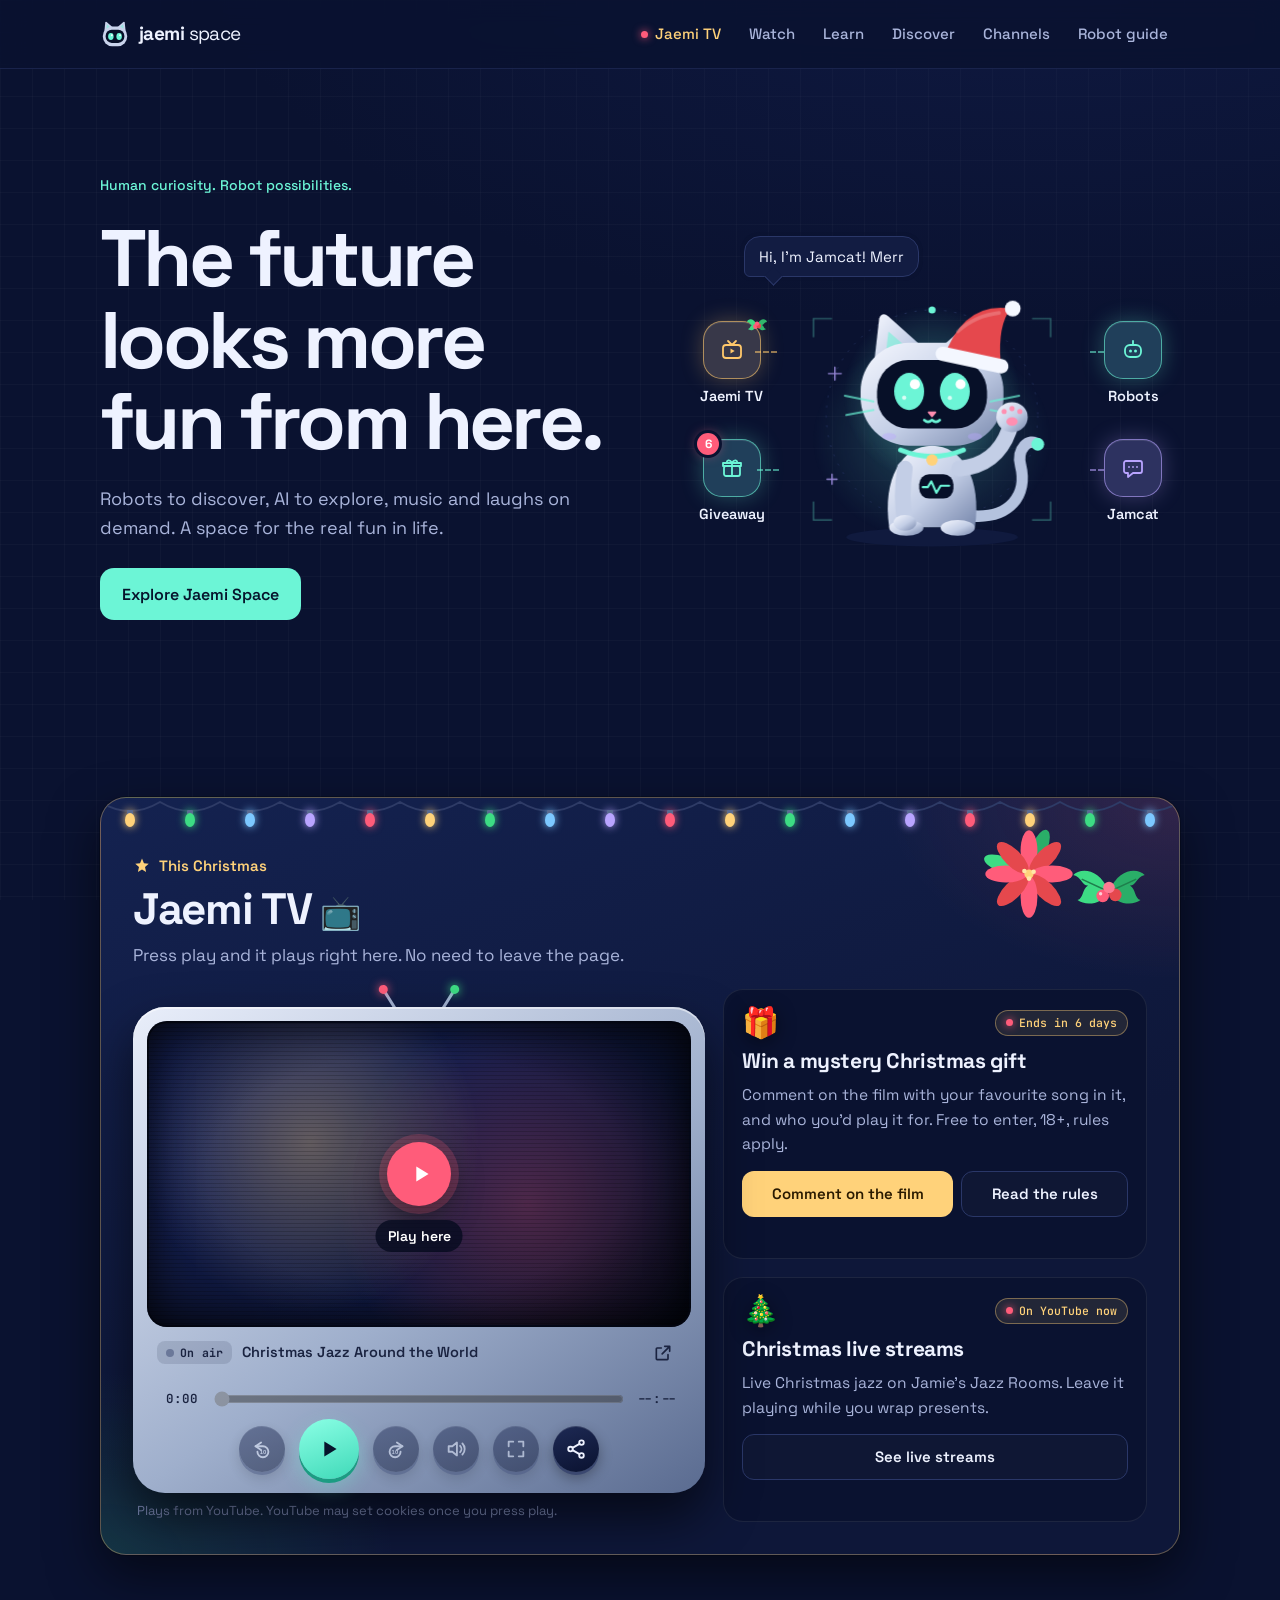
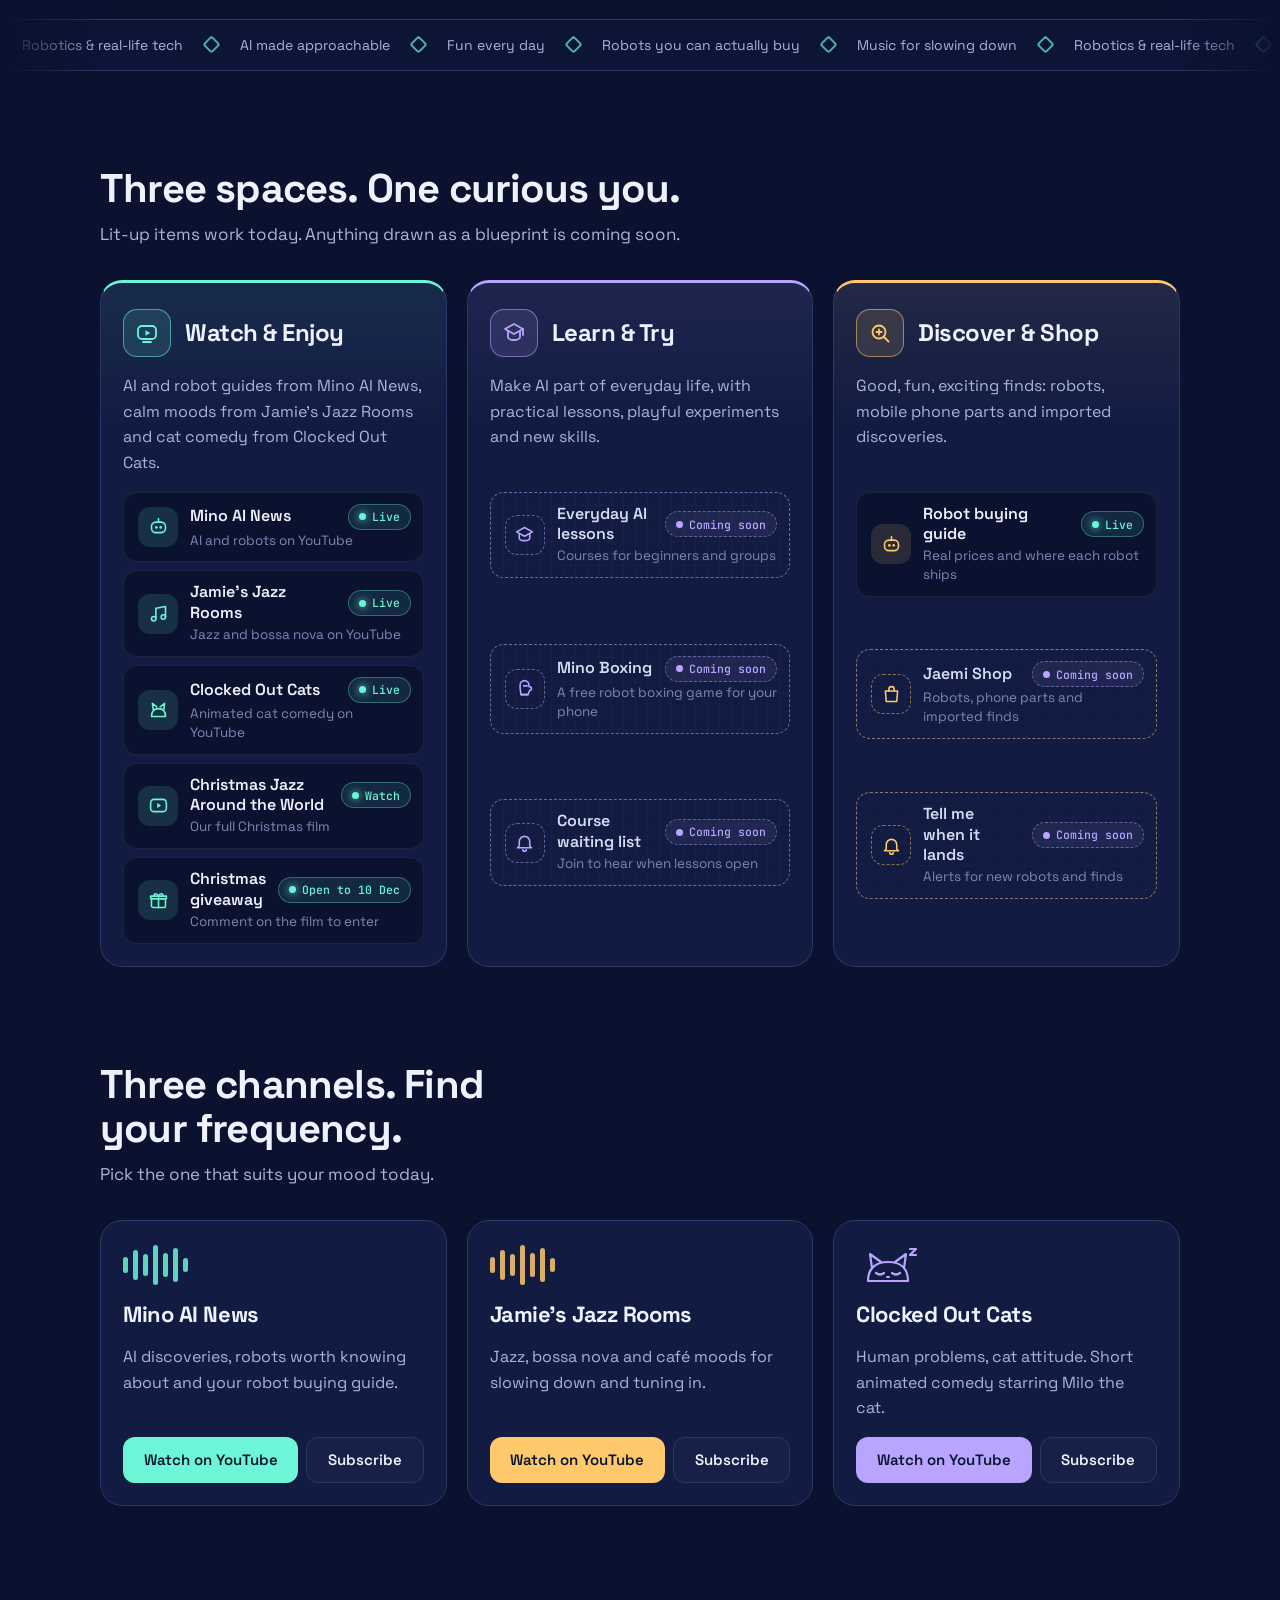
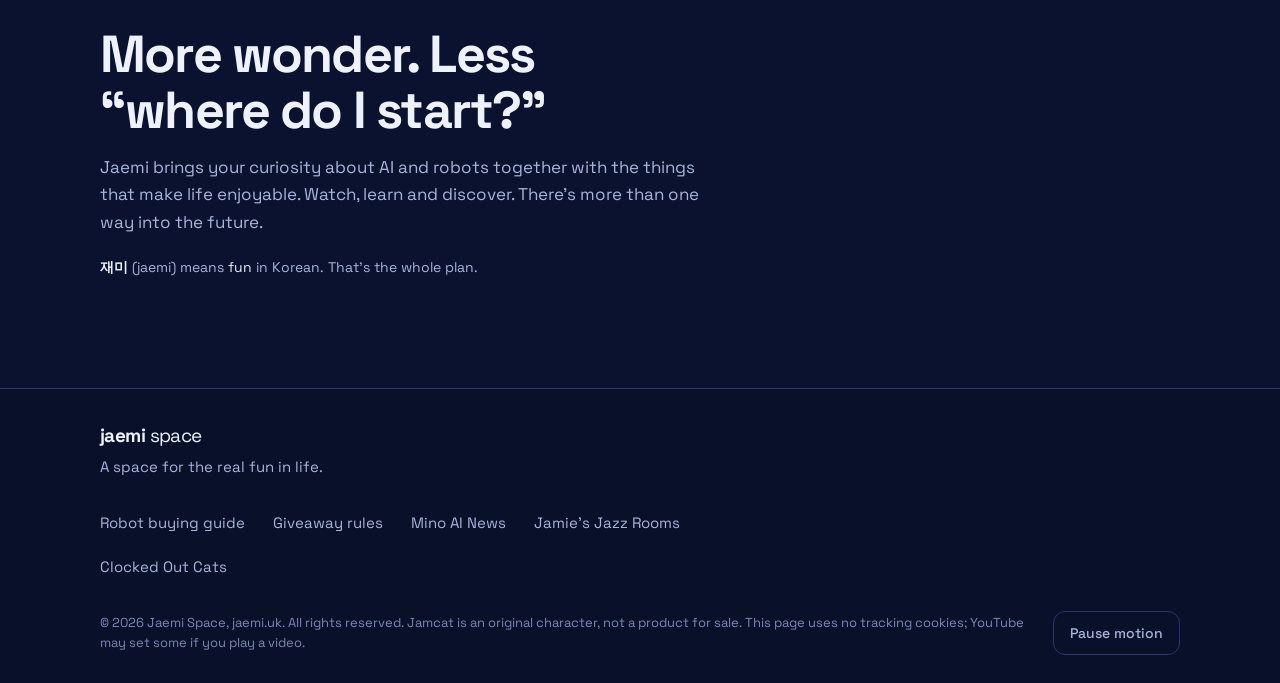
<file: index.html>
<!doctype html>
<html lang="en-GB">
<head>
<meta charset="utf-8">
<meta name="viewport" content="width=device-width, initial-scale=1, viewport-fit=cover">
<title>Jaemi Space: robots, AI and fun every day</title>
<meta name="description" content="Jaemi Space is a space for the real fun in life: AI and robot guides from Mino AI News, music from Jamie's Jazz Rooms, and a robot buying guide. Learning and a shop are on the way.">
<link rel="canonical" href="https://jaemi.uk/">
<meta name="theme-color" content="#0A1230">
<meta property="og:type" content="website">
<meta property="og:url" content="https://jaemi.uk/">
<meta property="og:title" content="Jaemi Space: the future looks more fun from here">
<meta property="og:description" content="Robots to discover. AI to explore. New things to learn. 재미 means fun in Korean.">
<meta property="og:image" content="https://jaemi.uk/assets/og.png">
<meta name="twitter:card" content="summary_large_image">
<link rel="icon" href="/assets/favicon.svg" type="image/svg+xml">
<link rel="preload" href="/assets/fonts/space-grotesk.woff2" as="font" type="font/woff2" crossorigin>
<link rel="stylesheet" href="/assets/space.css">
<script>document.documentElement.classList.add('js');try{if(localStorage.getItem('jaemi-still')==='1')document.documentElement.classList.add('still')}catch(e){}</script>
<script src="/assets/space.js" defer></script>
</head>
<body>
<a class="skip" href="#spaces">Skip to the three spaces</a>

<header class="top">
  <div class="top-inner">
    <a class="brand" href="/" aria-label="Jaemi Space home">
      <svg class="mini-bot" viewBox="0 0 32 32" aria-hidden="true">
        <path d="M4.5 15L5.6 3.6Q6 2.4 7.1 3.1L14.5 9.5Z" fill="#C9D3EC"/>
        <path d="M27.5 15L26.4 3.6Q26 2.4 24.9 3.1L17.5 9.5Z" fill="#C9D3EC"/>
        <path class="ear-in" d="M6.8 11L7.4 5.6 11.4 9.2Z"/><path class="ear-in" d="M25.2 11L24.6 5.6 20.6 9.2Z"/>
        <rect x="3" y="8" width="26" height="21" rx="10" fill="#C9D3EC"/>
        <rect x="6" y="11.5" width="20" height="14" rx="6.5" fill="#071028"/>
        <g class="mini-eyes"><ellipse class="eye" cx="11.6" cy="18.6" rx="2.9" ry="3.7"/><ellipse class="eye" cx="20.4" cy="18.6" rx="2.9" ry="3.7"/><circle class="mini-shine" cx="12.6" cy="17.3" r="1"/><circle class="mini-shine" cx="21.4" cy="17.3" r="1"/></g>
      </svg>
      <span class="brand-word"><b>jaemi</b> space</span>
    </a>
    <nav class="nav-inline" aria-label="Main">
      <a class="nav-hot" href="#tv">Jaemi TV</a>
      <a href="#watch">Watch</a>
      <a href="#learn">Learn</a>
      <a href="#discover">Discover</a>
      <a href="#channels">Channels</a>
      <a href="/robots/">Robot guide</a>
    </nav>
    <button class="menu-btn" id="menu-btn" type="button" aria-expanded="false" aria-controls="menu">
      <span class="bars" aria-hidden="true"><i></i><i></i><i></i></span>
      <span class="menu-word">Menu</span>
    </button>
  </div>
</header>

<div class="menu" id="menu" hidden>
  <div class="menu-inner">
    <a class="menu-hot" href="#tv"><span class="menu-hot-star" aria-hidden="true"><svg viewBox="0 0 24 24"><path d="M12 2l2.6 6.4L21 9l-5 4.4L17.5 20 12 16.6 6.5 20 8 13.4 3 9l6.4-.6z"/></svg></span><span><b>Jaemi TV <span aria-hidden="true">📺</span></b><small>Christmas jazz, giveaway and live streams</small></span></a>
    <p class="menu-group">Three spaces</p>
    <ul class="menu-spaces">
      <li><a href="#watch" style="--accent:var(--mint)"><span class="menu-dot"></span><span><b>Watch &amp; Enjoy</b><small>Our three YouTube channels</small></span></a></li>
      <li><a href="#learn" style="--accent:var(--lilac)"><span class="menu-dot"></span><span><b>Learn &amp; Try</b><small>AI lessons and games, coming soon</small></span></a></li>
      <li><a href="#discover" style="--accent:var(--amber)"><span class="menu-dot"></span><span><b>Discover &amp; Shop</b><small>Robot guide now, shop coming soon</small></span></a></li>
    </ul>
    <p class="menu-group">Explore</p>
    <ul class="menu-list">
      <li><a href="/robots/"><span>Robot buying guide</span><span class="pill pill-live">Live</span></a></li>
      <li><a href="#channels"><span>Channels</span><span class="pill pill-live">Live</span></a></li>
      <li><a href="/games/XmasTnC/" data-giveaway><span>Christmas giveaway</span><span class="pill pill-live" data-giveaway-pill>Open</span></a></li>
      <li><a href="#discover"><span>Shop and lessons</span><span class="pill pill-soon">Coming soon</span></a></li>
    </ul>
    <button class="btn btn-primary menu-chat" type="button" id="menu-chat"><span class="dot" aria-hidden="true"></span>Chat with Jamcat</button>
    <p class="menu-group">On YouTube</p>
    <div class="menu-yt">
      <a href="https://www.youtube.com/@MinoAINews" target="_blank" rel="noopener">Mino AI News</a>
      <a href="https://www.youtube.com/@JamiesJazzRooms" target="_blank" rel="noopener">Jamie’s Jazz Rooms</a>
      <a href="https://www.youtube.com/@ClockedOutCats" target="_blank" rel="noopener">Clocked Out Cats</a>
    </div>
  </div>
</div>

<main>
  <section class="hero" data-accent="mint" aria-labelledby="hero-title">
    <div class="snow" aria-hidden="true"><i style="--x:4%;--d:-2s;--w:11s;--s:3px"></i><i style="--x:12%;--d:-7s;--w:14s;--s:2px"></i><i style="--x:21%;--d:-4s;--w:10s;--s:4px"></i><i style="--x:29%;--d:-9s;--w:13s;--s:2px"></i><i style="--x:38%;--d:-1s;--w:12s;--s:3px"></i><i style="--x:46%;--d:-6s;--w:15s;--s:2px"></i><i style="--x:55%;--d:-3s;--w:11s;--s:3px"></i><i style="--x:63%;--d:-8s;--w:13s;--s:2px"></i><i style="--x:71%;--d:-5s;--w:10s;--s:4px"></i><i style="--x:79%;--d:-10s;--w:14s;--s:2px"></i><i style="--x:87%;--d:-2s;--w:12s;--s:3px"></i><i style="--x:95%;--d:-7s;--w:11s;--s:2px"></i></div>
    <div class="hero-bot">
      <p class="bubble" id="bubble" aria-live="polite">Hi, I’m Jamcat!</p>
      <div class="bot-stage">
        <ul class="pods pods-left" aria-label="Featured now">
          <li><a class="pod pod-hot" href="#tv" style="--accent:var(--amber)"><span class="pod-icon" aria-hidden="true"><svg viewBox="0 0 24 24"><rect x="3" y="7" width="18" height="13" rx="3"/><path d="M8 3l4 4 4-4"/><path class="fill" d="M10.5 10.6v5l4.2-2.5z"/></svg></span><span class="pod-label">Jaemi TV</span></a></li>
          <li data-show-until="2026-12-11T00:00:00Z"><a class="pod" href="#tv" style="--accent:var(--mint)" aria-describedby="giveaway-days"><span class="pod-icon" aria-hidden="true"><svg viewBox="0 0 24 24"><rect x="4" y="10" width="16" height="10" rx="2"/><path d="M3 7h18v3H3zM12 7v13"/><path d="M12 7c-2-4-6-3-5 0M12 7c2-4 6-3 5 0"/></svg><span class="pod-badge" data-days-badge>13</span></span><span class="pod-label">Giveaway</span></a></li>
          <li data-show-from="2026-12-11T00:00:00Z" hidden><a class="pod" href="https://www.youtube.com/@ClockedOutCats" target="_blank" rel="noopener" style="--accent:var(--lilac)"><span class="pod-icon" aria-hidden="true"><svg viewBox="0 0 24 24"><path d="M4 20c0-6 3-9 8-9s8 3 8 9z"/><path d="M6 12L5 5l5 4M18 12l1-7-5 4"/></svg></span><span class="pod-label">Cats</span></a></li>
        </ul>
        <button class="bot-button" type="button" id="bot" aria-label="Chat with Jamcat" aria-describedby="bubble">
          <svg class="bot cat-bot" viewBox="0 0 420 380" aria-hidden="true">
            <defs>
              <linearGradient id="metal" x1="0" y1="0" x2="1" y2="1">
                <stop offset="0" stop-color="#F6F8FF"/>
                <stop offset=".55" stop-color="#C3CEE6"/>
                <stop offset="1" stop-color="#7787AC"/>
              </linearGradient>
              <radialGradient id="glow" cx=".5" cy=".5" r=".5">
                <stop offset="0" stop-color="currentColor" stop-opacity=".35"/>
                <stop offset="1" stop-color="currentColor" stop-opacity="0"/>
              </radialGradient>
            </defs>
            <g class="hud" fill="none" stroke-width="2">
              <path d="M44 70V44h26M376 70V44h-26M44 300v26h26M376 300v26h-26"/>
            </g>
            <circle class="orbit" cx="210" cy="180" r="148" fill="none" stroke="#2A3768" stroke-dasharray="3 11"/>
            <circle class="orbit-sat" cx="210" cy="32" r="5"/>
            <ellipse cx="210" cy="350" rx="120" ry="13" fill="#101A3E"/>
            <g class="body-float">
              <circle class="face-glow" cx="210" cy="150" r="125" fill="url(#glow)"/>
              <g class="tail">
                <path d="M262 320C320 326 344 290 334 250C328 226 346 210 358 220" fill="none" stroke="#B4C2DE" stroke-width="16" stroke-linecap="round"/>
                <circle class="tail-tip" cx="358" cy="220" r="9"/>
              </g>
              <path d="M150 336C140 268 168 222 210 222S280 268 270 336Z" fill="url(#metal)"/>
              <rect x="192" y="262" width="48" height="34" rx="14" fill="#071028"/>
              <path class="pulse" d="M197 280h7l5-8 7 16 6-10h12" fill="none" stroke-width="3" stroke-linecap="round" stroke-linejoin="round"/>
              <ellipse cx="174" cy="337" rx="24" ry="11" fill="url(#metal)"/>
              <ellipse cx="246" cy="337" rx="24" ry="11" fill="url(#metal)"/>
              <path d="M172 254q-6 40 0 72" stroke="#C3CEE6" stroke-width="22" stroke-linecap="round" fill="none"/>
              <ellipse cx="172" cy="330" rx="16" ry="11" fill="url(#metal)"/>
              <!-- ears glow in the colour of the space you're in -->
              <path d="M126 132L136 44Q140 34 149 41L208 94Z" fill="url(#metal)"/>
              <path class="ear-in" d="M143 112L149 62 188 96Z"/>
              <path d="M294 132L284 44Q280 34 271 41L212 94Z" fill="url(#metal)"/>
              <path class="ear-in" d="M277 112L271 62 232 96Z"/>
              <rect x="110" y="78" width="200" height="144" rx="68" fill="url(#metal)"/>
              <rect class="visor" x="133" y="102" width="154" height="96" rx="44" fill="#071028"/>
              <rect class="scan" x="142" y="106" width="136" height="3" rx="1.5"/>
              <g class="eyes">
                <g class="eye-l"><ellipse class="eye eye-open" cx="178" cy="146" rx="21" ry="26"/><g class="eye-shine"><circle cx="186" cy="136" r="7"/><circle cx="171" cy="155" r="3"/></g><path class="eye-happy" d="M158 152q20-24 40 0" fill="none" stroke-width="7" stroke-linecap="round"/></g>
                <g class="eye-r"><ellipse class="eye eye-open" cx="242" cy="146" rx="21" ry="26"/><g class="eye-shine"><circle cx="250" cy="136" r="7"/><circle cx="235" cy="155" r="3"/></g><path class="eye-happy" d="M222 152q20-24 40 0" fill="none" stroke-width="7" stroke-linecap="round"/></g>
              </g>
              <path d="M205 175h10l-5 6z" fill="#FF8FB1" stroke="#FF8FB1" stroke-width="2" stroke-linejoin="round"/>
              <path class="mouth" d="M199 186q5.5 5 11 0q5.5 5 11 0" fill="none" stroke-width="3.5" stroke-linecap="round" stroke-linejoin="round"/>
              <g class="whiskers" stroke-width="3" stroke-linecap="round"><path d="M128 160L88 152M128 172L90 179M292 160L332 152M292 172L330 179"/></g>
              <ellipse cx="150" cy="209" rx="10" ry="5" fill="#B9A4FF" opacity=".4"/>
              <ellipse cx="270" cy="209" rx="10" ry="5" fill="#B9A4FF" opacity=".4"/>
              <path class="collar" d="M166 228Q210 246 254 228" fill="none" stroke-width="7" stroke-linecap="round"/>
              <circle class="bell" cx="210" cy="242" r="8"/>
              <!-- raised paw, like a lucky cat -->
              <g class="arm">
                <path d="M248 254Q300 250 318 200" fill="none" stroke="#C3CEE6" stroke-width="22" stroke-linecap="round"/>
                <ellipse cx="322" cy="182" rx="22" ry="21" fill="url(#metal)"/>
                <ellipse class="pad" cx="322" cy="188" rx="8" ry="6"/>
                <circle class="pad" cx="311" cy="174" r="3.6"/><circle class="pad" cx="322" cy="170" r="3.6"/><circle class="pad" cx="333" cy="174" r="3.6"/>
              </g>
              <g class="xmas-hat">
                <path d="M226 100Q254 20 320 30Q302 54 306 104Z" fill="#E5484D"/>
                <path d="M246 62q24-22 58-26" fill="none" stroke="#ffffff33" stroke-width="5" stroke-linecap="round"/>
                <rect x="214" y="92" width="104" height="20" rx="10" fill="#F4F7FF" transform="rotate(12 266 102)"/>
                <circle cx="323" cy="30" r="11" fill="#F4F7FF"/>
              </g>
            </g>
            <g class="sparks" stroke-width="2" stroke-linecap="round">
              <path d="M74 112v18M65 121h18"/>
              <path d="M70 262v14M63 269h14"/>
            </g>
          </svg>
        </button>
        <ul class="pods pods-right" aria-label="Quick links">
          <li><a class="pod" href="/robots/" style="--accent:var(--mint)"><span class="pod-icon" aria-hidden="true"><svg viewBox="0 0 24 24"><rect x="4" y="7" width="16" height="12" rx="5"/><path d="M12 3v4"/><circle class="fill" cx="9.5" cy="13" r="1.5"/><circle class="fill" cx="14.5" cy="13" r="1.5"/></svg></span><span class="pod-label">Robots</span></a></li>
          <li class="js-only" hidden><button class="pod" type="button" style="--accent:var(--lilac)" data-open-chat><span class="pod-icon" aria-hidden="true"><svg viewBox="0 0 24 24"><path d="M5 5h14a2 2 0 0 1 2 2v8a2 2 0 0 1-2 2h-7l-5 4v-4H5a2 2 0 0 1-2-2V7a2 2 0 0 1 2-2z"/><path d="M8 11h.01M12 11h.01M16 11h.01"/></svg></span><span class="pod-label">Jamcat</span></button></li>
        </ul>
      </div>
    </div>

    <div class="hero-copy">
      <p class="hello">Human curiosity. Robot possibilities.</p>
      <h1 id="hero-title">The future looks more fun from&nbsp;here.</h1>
      <p class="lede">Robots to discover, AI to explore, music and laughs on demand. A space for the real fun in life.</p>
      <div class="actions">
        <a class="btn btn-primary" href="#spaces">Explore Jaemi Space</a>
      </div>
      <p class="sr" id="giveaway-days">Christmas giveaway, closing on 10 December</p>
    </div>
  </section>

  <section class="spotlight" id="tv" data-accent="amber" aria-labelledby="tv-title">
    <div class="spot-inner">
      <div class="spot-lights" aria-hidden="true"><svg viewBox="0 0 1200 40" preserveAspectRatio="xMidYMin slice"><path d="M0 4 Q30 22 60 4 Q90 22 120 4 Q150 22 180 4 Q210 22 240 4 Q270 22 300 4 Q330 22 360 4 Q390 22 420 4 Q450 22 480 4 Q510 22 540 4 Q570 22 600 4 Q630 22 660 4 Q690 22 720 4 Q750 22 780 4 Q810 22 840 4 Q870 22 900 4 Q930 22 960 4 Q990 22 1020 4 Q1050 22 1080 4 Q1110 22 1140 4 Q1170 22 1200 4" fill="none" stroke="#2E3B66" stroke-width="2"/><g class="bulb" style="color:#FF5C7A"><rect x="27" y="12" width="6" height="5" rx="1" fill="#5A6B90"/><ellipse cx="30" cy="22" rx="5" ry="7" fill="currentColor"/></g><g class="bulb" style="color:#FFD27A"><rect x="87" y="12" width="6" height="5" rx="1" fill="#5A6B90"/><ellipse cx="90" cy="22" rx="5" ry="7" fill="currentColor"/></g><g class="bulb" style="color:#3DDC84"><rect x="147" y="12" width="6" height="5" rx="1" fill="#5A6B90"/><ellipse cx="150" cy="22" rx="5" ry="7" fill="currentColor"/></g><g class="bulb" style="color:#7CC8FF"><rect x="207" y="12" width="6" height="5" rx="1" fill="#5A6B90"/><ellipse cx="210" cy="22" rx="5" ry="7" fill="currentColor"/></g><g class="bulb" style="color:#B9A4FF"><rect x="267" y="12" width="6" height="5" rx="1" fill="#5A6B90"/><ellipse cx="270" cy="22" rx="5" ry="7" fill="currentColor"/></g><g class="bulb" style="color:#FF5C7A"><rect x="327" y="12" width="6" height="5" rx="1" fill="#5A6B90"/><ellipse cx="330" cy="22" rx="5" ry="7" fill="currentColor"/></g><g class="bulb" style="color:#FFD27A"><rect x="387" y="12" width="6" height="5" rx="1" fill="#5A6B90"/><ellipse cx="390" cy="22" rx="5" ry="7" fill="currentColor"/></g><g class="bulb" style="color:#3DDC84"><rect x="447" y="12" width="6" height="5" rx="1" fill="#5A6B90"/><ellipse cx="450" cy="22" rx="5" ry="7" fill="currentColor"/></g><g class="bulb" style="color:#7CC8FF"><rect x="507" y="12" width="6" height="5" rx="1" fill="#5A6B90"/><ellipse cx="510" cy="22" rx="5" ry="7" fill="currentColor"/></g><g class="bulb" style="color:#B9A4FF"><rect x="567" y="12" width="6" height="5" rx="1" fill="#5A6B90"/><ellipse cx="570" cy="22" rx="5" ry="7" fill="currentColor"/></g><g class="bulb" style="color:#FF5C7A"><rect x="627" y="12" width="6" height="5" rx="1" fill="#5A6B90"/><ellipse cx="630" cy="22" rx="5" ry="7" fill="currentColor"/></g><g class="bulb" style="color:#FFD27A"><rect x="687" y="12" width="6" height="5" rx="1" fill="#5A6B90"/><ellipse cx="690" cy="22" rx="5" ry="7" fill="currentColor"/></g><g class="bulb" style="color:#3DDC84"><rect x="747" y="12" width="6" height="5" rx="1" fill="#5A6B90"/><ellipse cx="750" cy="22" rx="5" ry="7" fill="currentColor"/></g><g class="bulb" style="color:#7CC8FF"><rect x="807" y="12" width="6" height="5" rx="1" fill="#5A6B90"/><ellipse cx="810" cy="22" rx="5" ry="7" fill="currentColor"/></g><g class="bulb" style="color:#B9A4FF"><rect x="867" y="12" width="6" height="5" rx="1" fill="#5A6B90"/><ellipse cx="870" cy="22" rx="5" ry="7" fill="currentColor"/></g><g class="bulb" style="color:#FF5C7A"><rect x="927" y="12" width="6" height="5" rx="1" fill="#5A6B90"/><ellipse cx="930" cy="22" rx="5" ry="7" fill="currentColor"/></g><g class="bulb" style="color:#FFD27A"><rect x="987" y="12" width="6" height="5" rx="1" fill="#5A6B90"/><ellipse cx="990" cy="22" rx="5" ry="7" fill="currentColor"/></g><g class="bulb" style="color:#3DDC84"><rect x="1047" y="12" width="6" height="5" rx="1" fill="#5A6B90"/><ellipse cx="1050" cy="22" rx="5" ry="7" fill="currentColor"/></g><g class="bulb" style="color:#7CC8FF"><rect x="1107" y="12" width="6" height="5" rx="1" fill="#5A6B90"/><ellipse cx="1110" cy="22" rx="5" ry="7" fill="currentColor"/></g><g class="bulb" style="color:#B9A4FF"><rect x="1167" y="12" width="6" height="5" rx="1" fill="#5A6B90"/><ellipse cx="1170" cy="22" rx="5" ry="7" fill="currentColor"/></g></svg></div>
      <svg class="spot-deco spot-holly" viewBox="0 0 80 64" aria-hidden="true"><path d="M40 34C30 10 12 12 6 18c8 2 8 10 14 10-6 4-4 12-10 14 8 6 24 4 30-8z" fill="#3DDC84"/><path d="M40 34c10-24 28-22 34-16-8 2-8 10-14 10 6 4 4 12 10 14-8 6-24 4-30-8z" fill="#2AAE68"/><path d="M40 34L14 22M40 34l26-12" stroke="#1E7F4C" stroke-width="1.5" fill="none"/><circle cx="34" cy="38" r="6" fill="#FF5C7A"/><circle cx="46" cy="37" r="6" fill="#E5484D"/><circle cx="40" cy="30" r="5.5" fill="#FF7A92"/><circle cx="32" cy="36" r="1.6" fill="#fff" opacity=".7"/></svg>
      <svg class="spot-deco spot-poin" viewBox="0 0 120 120" aria-hidden="true"><ellipse cx="60" cy="22" rx="10" ry="24" fill="#2AAE68" transform="rotate(22 60 60)"/><ellipse cx="60" cy="22" rx="10" ry="24" fill="#3DDC84" transform="rotate(-70 60 60)"/><ellipse cx="60" cy="30" rx="11" ry="27" fill="#FF5C7A" transform="rotate(0 60 60)"/><ellipse cx="60" cy="30" rx="11" ry="27" fill="#E5484D" transform="rotate(45 60 60)"/><ellipse cx="60" cy="30" rx="11" ry="27" fill="#FF5C7A" transform="rotate(90 60 60)"/><ellipse cx="60" cy="30" rx="11" ry="27" fill="#E5484D" transform="rotate(135 60 60)"/><ellipse cx="60" cy="30" rx="11" ry="27" fill="#FF5C7A" transform="rotate(180 60 60)"/><ellipse cx="60" cy="30" rx="11" ry="27" fill="#E5484D" transform="rotate(225 60 60)"/><ellipse cx="60" cy="30" rx="11" ry="27" fill="#FF5C7A" transform="rotate(270 60 60)"/><ellipse cx="60" cy="30" rx="11" ry="27" fill="#E5484D" transform="rotate(315 60 60)"/><circle cx="60" cy="60" r="6" fill="#FFD27A"/><circle cx="54" cy="56" r="3" fill="#FFE7A8"/><circle cx="66" cy="57" r="3" fill="#FFE7A8"/><circle cx="60" cy="66" r="3" fill="#FFE7A8"/></svg>
      <div class="spot-head">
        <p class="spot-kicker" data-show-until="2027-01-01T00:00:00Z"><svg viewBox="0 0 24 24" aria-hidden="true"><path d="M12 2l2.6 6.4L21 9l-5 4.4L17.5 20 12 16.6 6.5 20 8 13.4 3 9l6.4-.6z"/></svg>This Christmas</p>
        <h2 id="tv-title">Jaemi TV <span aria-hidden="true">📺</span></h2>
        <p>Press play and it plays right here. No need to leave the page.</p>
      </div>
      <div class="spot-grid">
        <div class="tv">
          <div class="tv-antennas" aria-hidden="true"><i></i><i></i></div>
          <div class="tv-bezel">
            <div class="tv-screen" id="tv-screen">
              <a class="tv-start" id="tv-play" href="https://www.youtube.com/watch?v=zZaZsq8hqIM" target="_blank" rel="noopener">
                <img src="https://i.ytimg.com/vi/zZaZsq8hqIM/hqdefault.jpg" alt="" loading="lazy" width="480" height="360" onerror="this.remove()">
                <span class="play" aria-hidden="true"><svg viewBox="0 0 24 24"><path d="M8 5.5v13l10.5-6.5z"/></svg></span>
                <span class="tv-hint" aria-hidden="true">Play here</span>
                <span class="sr">Play Christmas Jazz Around the World</span>
              </a>
            </div>
            <div class="tv-bar">
              <span class="onair" id="tv-onair"><i aria-hidden="true"></i>On air</span>
              <span class="tv-title" id="tv-now">Christmas Jazz Around the World</span>
              <a class="tv-yt" id="tv-yt" href="https://www.youtube.com/watch?v=zZaZsq8hqIM" target="_blank" rel="noopener" aria-label="Open on YouTube"><svg viewBox="0 0 24 24" aria-hidden="true"><path d="M14 4h6v6M20 4l-9 9M18 14v5a1 1 0 0 1-1 1H5a1 1 0 0 1-1-1V7a1 1 0 0 1 1-1h5"/></svg></a>
            </div>
            <div class="tv-remote js-only" hidden>
              <div class="tv-progress">
                <span class="tv-time" id="tv-cur">0:00</span>
                <input type="range" id="tv-seek" min="0" max="100" step="1" value="0" aria-label="Video position" disabled>
                <span class="tv-time" id="tv-dur">--:--</span>
              </div>
              <div class="tv-buttons">
                <button type="button" data-tv="back" aria-label="Back 10 seconds" disabled><svg viewBox="0 0 24 24" aria-hidden="true"><path d="M11 5L5 9l6 4"/><path d="M5 9h8a6 6 0 1 1-6 6"/><text x="13.2" y="17.6" font-size="6.5" font-family="sans-serif" font-weight="700" fill="currentColor" stroke="none" text-anchor="middle">10</text></svg></button>
                <button type="button" data-tv="play" class="tv-big" aria-label="Play"><svg viewBox="0 0 24 24" aria-hidden="true"><path class="i-play" d="M8 5.5v13l10.5-6.5z"/><path class="i-pause" d="M8 5h3v14H8zM13 5h3v14h-3z"/></svg></button>
                <button type="button" data-tv="fwd" aria-label="Forward 10 seconds" disabled><svg viewBox="0 0 24 24" aria-hidden="true"><path d="M13 5l6 4-6 4"/><path d="M19 9h-8a6 6 0 1 0 6 6"/><text x="10.8" y="17.6" font-size="6.5" font-family="sans-serif" font-weight="700" fill="currentColor" stroke="none" text-anchor="middle">10</text></svg></button>
                <button type="button" data-tv="mute" aria-label="Mute" disabled><svg viewBox="0 0 24 24" aria-hidden="true"><path d="M4 9h4l5-4v14l-5-4H4z"/><path class="i-sound" d="M16.5 8.5a5 5 0 0 1 0 7M19 6a8.5 8.5 0 0 1 0 12"/><path class="i-muted" d="M16 9.5l5 5M21 9.5l-5 5"/></svg></button>
                <button type="button" data-tv="full" aria-label="Full screen" disabled><svg viewBox="0 0 24 24" aria-hidden="true"><path d="M4 9V4h5M20 9V4h-5M4 15v5h5M20 15v5h-5"/></svg></button>
                <button type="button" data-tv="share" aria-label="Share Jaemi TV"><svg viewBox="0 0 24 24" aria-hidden="true"><circle cx="18" cy="5" r="2.5"/><circle cx="6" cy="12" r="2.5"/><circle cx="18" cy="19" r="2.5"/><path d="M8.2 10.8l7.6-4.4M8.2 13.2l7.6 4.4"/></svg></button>
              </div>
            </div>
          </div>
          <p class="tv-note" id="tv-note">Plays from YouTube. YouTube may set cookies once you press play.</p>
        </div>
        <article class="spot-card" data-show-until="2026-12-11T00:00:00Z">
          <p class="spot-top"><span class="spot-emoji" aria-hidden="true">🎁</span><span class="pill pill-hot" data-countdown-pill>Ends 10 Dec</span></p>
          <h3>Win a mystery Christmas gift</h3>
          <p>Comment on the film with your favourite song in it, and who you’d play it for. Free to enter, 18+, rules apply.</p>
          <div class="spot-actions">
            <a class="btn btn-small btn-gold" href="https://www.youtube.com/watch?v=zZaZsq8hqIM" target="_blank" rel="noopener">Comment on the film</a>
            <a class="btn btn-small btn-ghost" href="/games/XmasTnC/">Read the rules</a>
          </div>
        </article>
        <article class="spot-card" data-show-until="2027-01-01T00:00:00Z">
          <p class="spot-top"><span class="spot-emoji" aria-hidden="true">🎄</span><span class="pill pill-hot" data-live-pill>From Mon 30 Nov</span></p>
          <h3>Christmas live streams</h3>
          <p>Live Christmas jazz on Jamie’s Jazz Rooms. Leave it playing while you wrap presents.</p>
          <div class="spot-actions">
            <a class="btn btn-small btn-ghost" href="https://www.youtube.com/@JamiesJazzRooms/streams" target="_blank" rel="noopener">See live streams</a>
          </div>
        </article>
      </div>
    </div>
  </section>

  <div class="ticker" aria-label="What Jaemi Space is about">
    <div class="ticker-track">
      <ul class="ticker-set">
        <li>Robotics &amp; real-life tech</li>
        <li>AI made approachable</li>
        <li>Fun every day</li>
        <li>Robots you can actually buy</li>
        <li>Music for slowing down</li>
      </ul>
      <ul class="ticker-set" aria-hidden="true">
        <li>Robotics &amp; real-life tech</li>
        <li>AI made approachable</li>
        <li>Fun every day</li>
        <li>Robots you can actually buy</li>
        <li>Music for slowing down</li>
      </ul>
    </div>
  </div>

  <section class="section" id="spaces" aria-labelledby="spaces-title">
    <div class="section-head">
      <h2 id="spaces-title">Three spaces. One curious you.</h2>
      <p>Lit-up items work today. Anything drawn as a blueprint is coming soon.</p>
    </div>

    <div class="spaces">
      <article class="space" id="watch" data-accent="mint" style="--accent:var(--mint)">
        <div class="space-head">
          <span class="space-icon" aria-hidden="true"><svg viewBox="0 0 24 24"><rect x="3" y="5" width="18" height="13" rx="4"/><path d="M10.5 9.2v5.6l4.6-2.8z" class="fill"/><path d="M8 21h8"/></svg></span>
          <h3>Watch &amp; Enjoy</h3>
        </div>
        <p class="space-text">AI and robot guides from Mino AI News, calm moods from Jamie’s Jazz Rooms and cat comedy from Clocked Out Cats.</p>
        <ul class="rows">
          <li><a class="row" href="https://www.youtube.com/@MinoAINews" target="_blank" rel="noopener"><span class="row-icon" aria-hidden="true"><svg viewBox="0 0 24 24"><rect x="4" y="7" width="16" height="12" rx="5"/><path d="M12 3v4"/><circle class="fill" cx="9.5" cy="13" r="1.5"/><circle class="fill" cx="14.5" cy="13" r="1.5"/></svg></span><span class="row-text"><b>Mino AI News</b><small>AI and robots on YouTube</small></span><span class="pill pill-live">Live</span></a></li>
          <li><a class="row" href="https://www.youtube.com/@JamiesJazzRooms" target="_blank" rel="noopener"><span class="row-icon" aria-hidden="true"><svg viewBox="0 0 24 24"><path d="M9 18V6l11-2v12"/><circle cx="6.5" cy="18" r="2.5"/><circle cx="17.5" cy="16" r="2.5"/></svg></span><span class="row-text"><b>Jamie’s Jazz Rooms</b><small>Jazz and bossa nova on YouTube</small></span><span class="pill pill-live">Live</span></a></li>
          <li><a class="row" href="https://www.youtube.com/@ClockedOutCats" target="_blank" rel="noopener"><span class="row-icon" aria-hidden="true"><svg viewBox="0 0 24 24"><path d="M4 20c0-6 3-9 8-9s8 3 8 9z"/><path d="M6 12L5 5l5 4M18 12l1-7-5 4"/></svg></span><span class="row-text"><b>Clocked Out Cats</b><small>Animated cat comedy on YouTube</small></span><span class="pill pill-live">Live</span></a></li>
          <li data-show-until="2027-01-01T00:00:00Z"><a class="row" href="#tv"><span class="row-icon" aria-hidden="true"><svg viewBox="0 0 24 24"><rect x="3" y="5" width="18" height="14" rx="4"/><path class="fill" d="M10.5 9.2v5.6l4.6-2.8z"/></svg></span><span class="row-text"><b>Christmas Jazz Around the World</b><small>Our full Christmas film</small></span><span class="pill pill-live">Watch</span></a></li>
          <li data-show-until="2027-01-01T00:00:00Z"><a class="row" href="/games/XmasTnC/" data-giveaway><span class="row-icon" aria-hidden="true"><svg viewBox="0 0 24 24"><rect x="4" y="10" width="16" height="10" rx="2"/><path d="M3 7h18v3H3zM12 7v13"/><path d="M12 7c-2-4-6-3-5 0M12 7c2-4 6-3 5 0"/></svg></span><span class="row-text"><b>Christmas giveaway</b><small>Comment on the film to enter</small></span><span class="pill pill-live" data-giveaway-pill>Open to 10 Dec</span></a></li>
        </ul>
      </article>

      <article class="space" id="learn" data-accent="lilac" style="--accent:var(--lilac)">
        <div class="space-head">
          <span class="space-icon" aria-hidden="true"><svg viewBox="0 0 24 24"><path d="M12 3l9 5-9 5-9-5z"/><path d="M6 10.5V16c0 1.7 2.7 3 6 3s6-1.3 6-3v-5.5"/><path d="M21 8v6"/></svg></span>
          <h3>Learn &amp; Try</h3>
        </div>
        <p class="space-text">Make AI part of everyday life, with practical lessons, playful experiments and new skills.</p>
        <ul class="rows">
          <li><div class="row row-plan"><span class="row-icon" aria-hidden="true"><svg viewBox="0 0 24 24"><path d="M12 4l9 5-9 5-9-5z"/><path d="M6 11v5c0 1.7 2.7 3 6 3s6-1.3 6-3v-5"/></svg></span><span class="row-text"><b>Everyday AI lessons</b><small>Courses for beginners and groups</small></span><span class="pill pill-soon">Coming soon</span></div></li>
          <li><div class="row row-plan"><span class="row-icon" aria-hidden="true"><svg viewBox="0 0 24 24"><path d="M7 12V8a5 5 0 0 1 10 0v2h1a2 2 0 0 1 0 4l-2 5H8z"/><path d="M8 19h8M11 9h4"/></svg></span><span class="row-text"><b>Mino Boxing</b><small>A free robot boxing game for your phone</small></span><span class="pill pill-soon">Coming soon</span></div></li>
          <li><div class="row row-plan"><span class="row-icon" aria-hidden="true"><svg viewBox="0 0 24 24"><path d="M6 16V11a6 6 0 0 1 12 0v5l2 2H4z"/><path d="M10 20a2 2 0 0 0 4 0"/></svg></span><span class="row-text"><b>Course waiting list</b><small>Join to hear when lessons open</small></span><span class="pill pill-soon">Coming soon</span></div></li>
        </ul>
      </article>

      <article class="space" id="discover" data-accent="amber" style="--accent:var(--amber)">
        <div class="space-head">
          <span class="space-icon" aria-hidden="true"><svg viewBox="0 0 24 24"><circle cx="11" cy="11" r="6.5"/><path d="M16 16l4.5 4.5"/><path d="M8.5 11h5M11 8.5v5"/></svg></span>
          <h3>Discover &amp; Shop</h3>
        </div>
        <p class="space-text">Good, fun, exciting finds: robots, mobile phone parts and imported discoveries.</p>
        <ul class="rows">
          <li><a class="row" href="/robots/"><span class="row-icon" aria-hidden="true"><svg viewBox="0 0 24 24"><rect x="4" y="7" width="16" height="12" rx="5"/><path d="M12 3v4"/><circle class="fill" cx="9.5" cy="13" r="1.5"/><circle class="fill" cx="14.5" cy="13" r="1.5"/></svg></span><span class="row-text"><b>Robot buying guide</b><small>Real prices and where each robot ships</small></span><span class="pill pill-live">Live</span></a></li>
          <li><div class="row row-plan"><span class="row-icon" aria-hidden="true"><svg viewBox="0 0 24 24"><path d="M5 8h14l-1 12H6z"/><path d="M9 8V6a3 3 0 0 1 6 0v2"/></svg></span><span class="row-text"><b>Jaemi Shop</b><small>Robots, phone parts and imported finds</small></span><span class="pill pill-soon">Coming soon</span></div></li>
          <li><div class="row row-plan"><span class="row-icon" aria-hidden="true"><svg viewBox="0 0 24 24"><path d="M6 16V11a6 6 0 0 1 12 0v5l2 2H4z"/><path d="M10 20a2 2 0 0 0 4 0"/></svg></span><span class="row-text"><b>Tell me when it lands</b><small>Alerts for new robots and finds</small></span><span class="pill pill-soon">Coming soon</span></div></li>
        </ul>
      </article>
    </div>
  </section>

  <section class="section" id="channels" data-accent="mint" aria-labelledby="channels-title">
    <div class="section-head">
      <h2 id="channels-title">Three channels. Find your frequency.</h2>
      <p>Pick the one that suits your mood today.</p>
    </div>
    <div class="channels">
      <article class="channel" style="--accent:var(--mint)">
        <div class="wave" aria-hidden="true"><i></i><i></i><i></i><i></i><i></i><i></i><i></i></div>
        <h3>Mino AI News</h3>
        <p>AI discoveries, robots worth knowing about and your robot buying guide.</p>
        <div class="channel-actions">
          <a class="btn btn-small btn-primary" href="https://www.youtube.com/@MinoAINews" target="_blank" rel="noopener">Watch on YouTube</a>
          <a class="btn btn-small btn-ghost" href="https://www.youtube.com/@MinoAINews?sub_confirmation=1" target="_blank" rel="noopener">Subscribe</a>
        </div>
      </article>
      <article class="channel" style="--accent:var(--amber)">
        <div class="wave wave-slow" aria-hidden="true"><i></i><i></i><i></i><i></i><i></i><i></i><i></i></div>
        <h3>Jamie’s Jazz Rooms</h3>
        <p>Jazz, bossa nova and café moods for slowing down and tuning in.</p>
        <div class="channel-actions">
          <a class="btn btn-small btn-primary" href="https://www.youtube.com/@JamiesJazzRooms" target="_blank" rel="noopener">Watch on YouTube</a>
          <a class="btn btn-small btn-ghost" href="https://www.youtube.com/@JamiesJazzRooms?sub_confirmation=1" target="_blank" rel="noopener">Subscribe</a>
        </div>
      </article>
      <article class="channel" style="--accent:var(--lilac)">
        <svg class="cat" viewBox="0 0 64 40" aria-hidden="true"><path d="M12 36C12 23 20 17 32 17s20 6 20 19z"/><path d="M16 23l-2-14 11 8M48 23l2-14-11 8"/><path d="M20 28q4 3 8 0M36 28q4 3 8 0M31 32h2"/><path d="M54 4h6l-6 6h6"/></svg>
        <h3>Clocked Out Cats</h3>
        <p>Human problems, cat attitude. Short animated comedy starring Milo the cat.</p>
        <div class="channel-actions">
          <a class="btn btn-small btn-primary" href="https://www.youtube.com/@ClockedOutCats" target="_blank" rel="noopener">Watch on YouTube</a>
          <a class="btn btn-small btn-ghost" href="https://www.youtube.com/@ClockedOutCats?sub_confirmation=1" target="_blank" rel="noopener">Subscribe</a>
        </div>
      </article>
    </div>
  </section>

  <section class="section join" id="join" data-accent="mint" aria-labelledby="join-title" hidden data-hubspot-section>
    <div class="section-head">
      <h2 id="join-title">Join Jaemi Space</h2>
      <p>Choose what you’d like to hear about: robots, AI learning, jazz or new finds. Only what you pick, nothing else.</p>
    </div>
    <div class="join-card"><div id="hubspot-signup"></div></div>
  </section>

  <section class="section closing" data-accent="mint" aria-labelledby="closing-title">
    <h2 id="closing-title">More wonder. Less “where do I start?”</h2>
    <p>Jaemi brings your curiosity about AI and robots together with the things that make life enjoyable. Watch, learn and discover. There’s more than one way into the future.</p>
    <p class="meaning"><span lang="ko">재미</span> (jaemi) means <em>fun</em> in Korean. That’s the whole plan.</p>
  </section>
</main>

<p class="toast" id="toast" role="status" hidden></p>
<button class="to-top" id="to-top" type="button" aria-label="Back to top" hidden><svg viewBox="0 0 24 24" aria-hidden="true"><path d="M12 19V5M5 12l7-7 7 7"/></svg></button>
<button class="dock" id="dock" type="button" hidden aria-label="Chat with Jamcat">
  <svg viewBox="0 0 64 80" aria-hidden="true">
    <path class="flame" d="M24 64q8 22 16 0q-8 6-16 0z"/>
    <path d="M9 30L11 6Q12 3.5 14.5 5L29 17Z" fill="url(#metal)"/>
    <path d="M55 30L53 6Q52 3.5 49.5 5L35 17Z" fill="url(#metal)"/>
    <path class="ear-in" d="M13 24L14 10 23 18Z"/><path class="ear-in" d="M51 24L50 10 41 18Z"/>
    <rect x="6" y="14" width="52" height="38" rx="18" fill="url(#metal)"/>
    <rect x="12" y="20" width="40" height="26" rx="12" fill="#071028"/>
    <g class="dock-eyes"><g class="eye-l"><ellipse class="eye eye-open" cx="24.5" cy="32.5" rx="5.6" ry="7"/><g class="eye-shine"><circle cx="26.6" cy="29.9" r="1.9"/><circle cx="22.7" cy="34.9" r="0.8"/></g><path class="eye-happy" d="M21 33q4-5 8 0" fill="none" stroke-width="2.5" stroke-linecap="round"/></g><g class="eye-r"><ellipse class="eye eye-open" cx="39.5" cy="32.5" rx="5.6" ry="7"/><g class="eye-shine"><circle cx="41.6" cy="29.9" r="1.9"/><circle cx="37.7" cy="34.9" r="0.8"/></g><path class="eye-happy" d="M35 33q4-5 8 0" fill="none" stroke-width="2.5" stroke-linecap="round"/></g></g>
    <g class="whiskers" stroke-width="1.6" stroke-linecap="round"><path d="M10 36L1 34M10 40L2 42M54 36L63 34M54 40L62 42"/></g>
    <rect x="21" y="52" width="22" height="13" rx="6.5" fill="url(#metal)"/>
  </svg>
</button>

<aside class="chat" id="chat" role="dialog" aria-modal="false" aria-labelledby="chat-title" hidden>
  <div class="chat-head">
    <img src="/assets/favicon.svg" width="36" height="36" alt="">
    <div class="chat-who">
      <p class="chat-title" id="chat-title">Jamcat <span aria-hidden="true">🐱</span></p>
      <p class="chat-mode" id="chat-mode">Basic mode: I answer from a short list. Full AI chat is coming soon.</p>
    </div>
    <button class="chat-close" type="button" id="chat-close" aria-label="Close chat"><svg viewBox="0 0 24 24" aria-hidden="true"><path d="M6 6l12 12M18 6L6 18"/></svg></button>
  </div>
  <div class="chat-log" id="chat-log" aria-live="polite"></div>
  <div class="chips" id="chat-chips">
    <button type="button" data-ask="Help me find a robot">Find a robot</button>
    <button type="button" data-ask="Play some jazz">Play some jazz</button>
    <button type="button" data-ask="Show me AI news">AI news</button>
    <button type="button" data-ask="What's coming soon?">What’s coming soon?</button>
    <button type="button" data-ask="What does jaemi mean?">What does jaemi mean?</button>
  </div>
  <form class="chat-form" id="chat-form">
    <label class="sr" for="chat-input">Your message</label>
    <input id="chat-input" type="text" autocomplete="off" maxlength="300" placeholder="Ask me something" enterkeyhint="send">
    <button type="submit">Send</button>
  </form>
  <p class="chat-privacy" id="chat-privacy">Basic mode runs on your device. Nothing you type is sent anywhere.</p>
</aside>

<footer class="foot">
  <div class="foot-inner">
    <div class="foot-brand">
      <span class="brand-word"><b>jaemi</b> space</span>
      <span>A space for the real fun in life.</span>
    </div>
    <nav class="foot-links" aria-label="Footer">
      <a href="/robots/">Robot buying guide</a>
      <a href="/games/XmasTnC/">Giveaway rules</a>
      <a href="https://www.youtube.com/@MinoAINews" target="_blank" rel="noopener">Mino AI News</a>
      <a href="https://www.youtube.com/@JamiesJazzRooms" target="_blank" rel="noopener">Jamie’s Jazz Rooms</a>
      <a href="https://www.youtube.com/@ClockedOutCats" target="_blank" rel="noopener">Clocked Out Cats</a>
    </nav>
    <div class="foot-end">
      <span>© 2026 Jaemi Space, jaemi.uk. All rights reserved. Jamcat is an original character, not a product for sale. This page uses no tracking cookies; YouTube may set some if you play a video.</span>
      <button class="motion-toggle" type="button" id="motion-toggle" aria-pressed="false">Pause motion</button>
    </div>
  </div>
</footer>
</body>
</html>
</file>
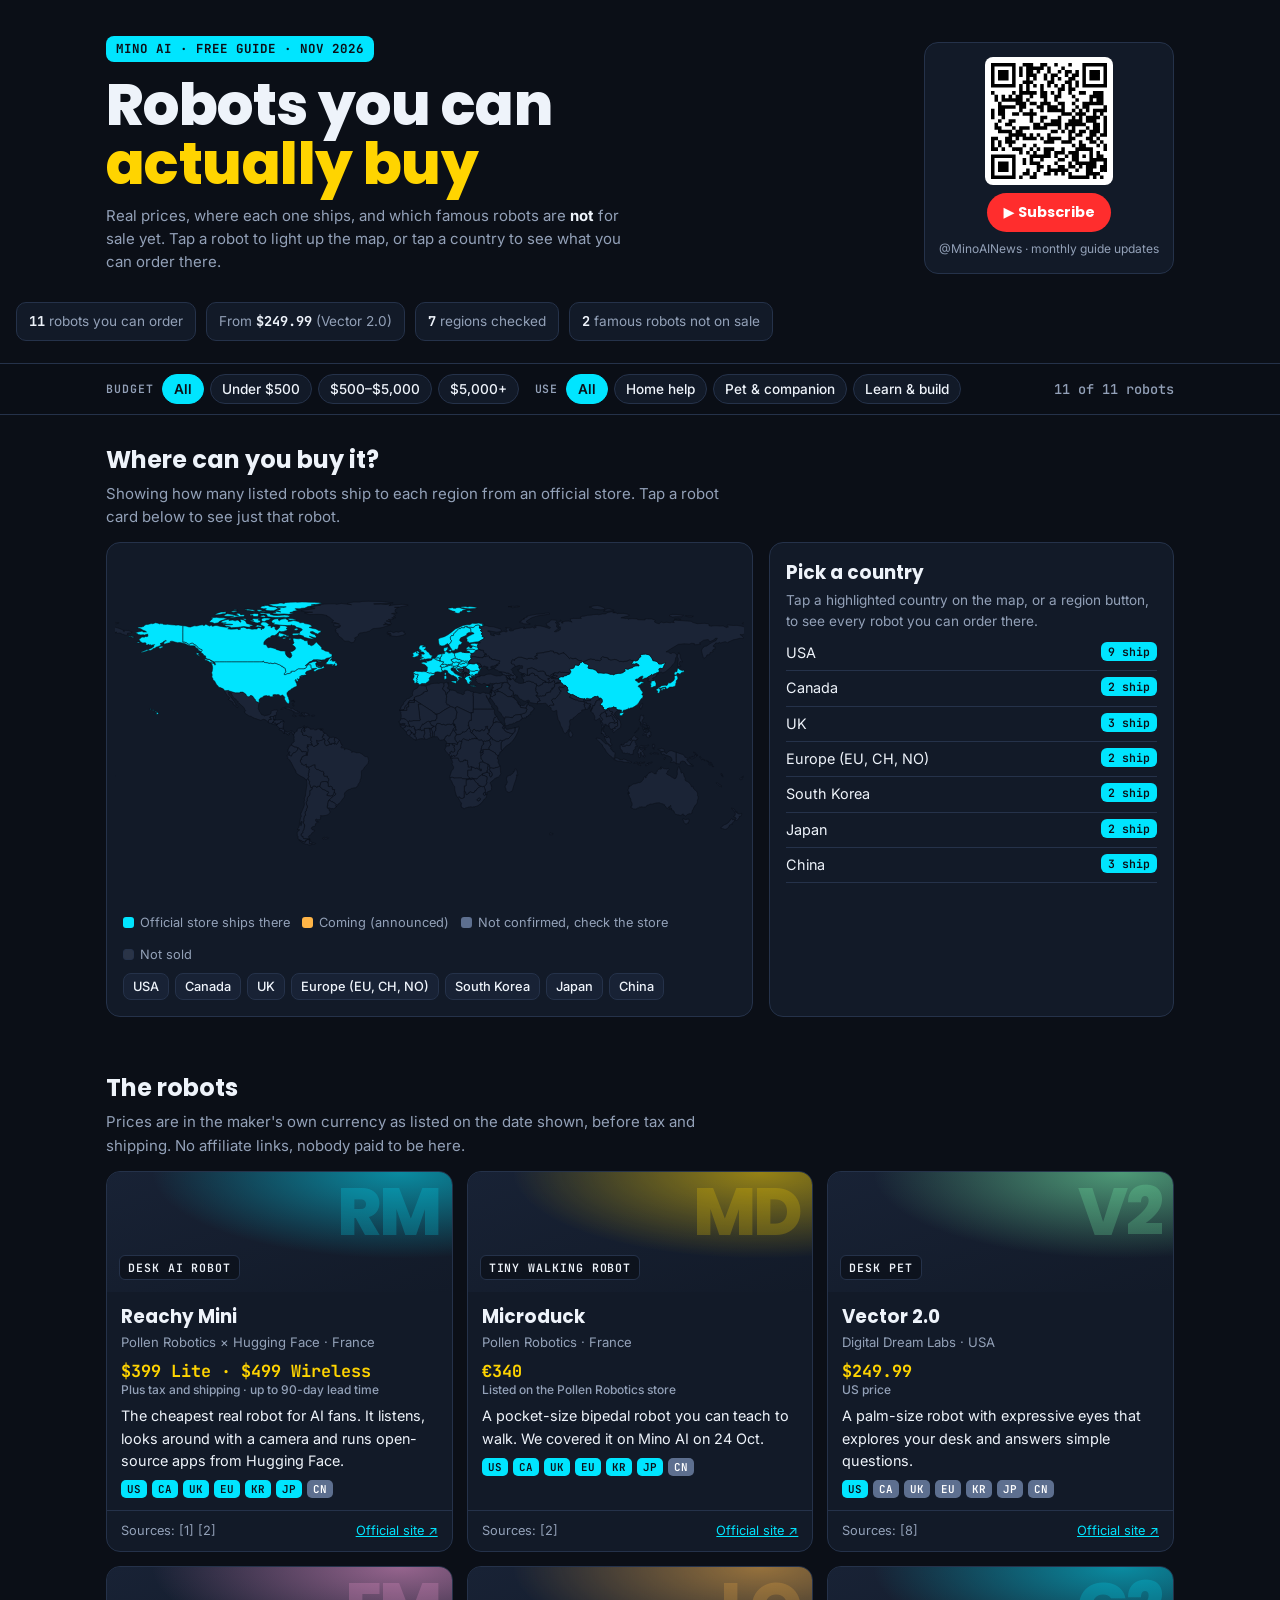
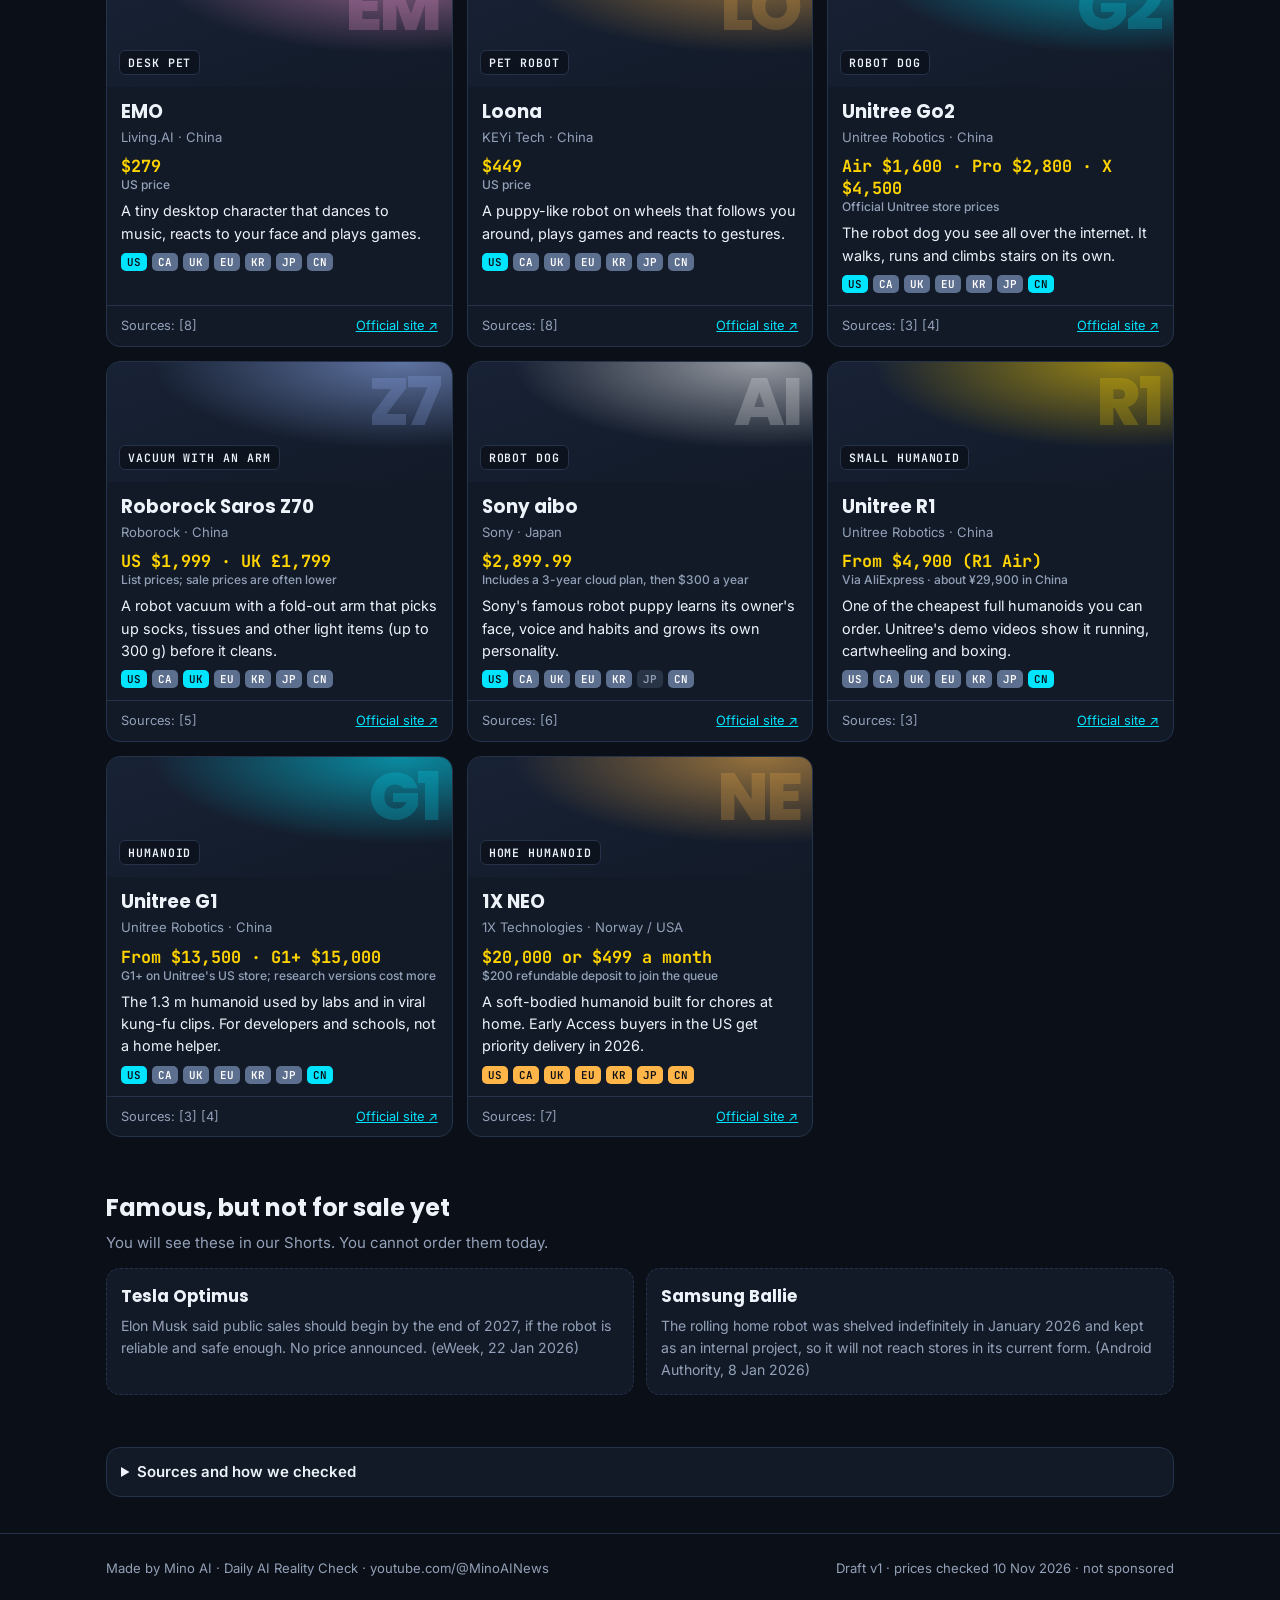
<file: robots/index.html>
<!doctype html>
<html lang="en">
<head>
<meta charset="utf-8">
<meta name="viewport" content="width=device-width,initial-scale=1,viewport-fit=cover">
<title>Mino Robot Buying Guide</title>
<meta name="description" content="Robots you can actually buy: real prices, where each one ships, and which famous robots are not for sale yet. A free guide from Mino AI.">
<link rel="canonical" href="https://jaemi.uk/robots/">
<style>:root{color-scheme:light;box-sizing:border-box;padding-top:env(safe-area-inset-top,0px);padding-bottom:env(safe-area-inset-bottom,0px)}html{scroll-padding-top:env(safe-area-inset-top,0px)}body{margin:0;padding:0;font:14px -apple-system,BlinkMacSystemFont,sans-serif;background:#fff;color:#000}img{max-width:100%}[hidden]:not([hidden=until-found i]){display:none!important}</style>
<!-- Google Fonts load without blocking the page; if they are unreachable (e.g. in mainland China) the system fallback fonts in the CSS are used. -->
<link rel="preconnect" href="https://fonts.googleapis.com">
<link rel="stylesheet" href="https://fonts.googleapis.com/css2?family=Poppins:wght@600;700;800&family=Inter:wght@400;500;600&family=JetBrains+Mono:wght@500;700&display=swap" media="print" onload="this.media='all'">
<noscript><link rel="stylesheet" href="https://fonts.googleapis.com/css2?family=Poppins:wght@600;700;800&family=Inter:wght@400;500;600&family=JetBrains+Mono:wght@500;700&display=swap"></noscript>
</head>
<body>
<style>
/* Layout: a "spec sheet" for real robots — sticky filter bar, live world map, then a grid of price-tagged robot cards; Mino Shorts colours (navy, cyan, yellow). Deliberately dark, single theme. */
:root{
  color-scheme: dark;
  --bg:#0B0F17; --panel:#121A28; --panel2:#182235; --line:#25324A;
  --ink:#EEF3FA; --muted:#93A1B8; --cyan:#00E5FF; --yellow:#FFD400; --soon:#FFB547; --check:#5D6F8F; --no:#2A3447; --red:#FF6B6B;
  --disp:"Poppins", "Arial Black", system-ui, sans-serif;
  --body:"Inter", system-ui, -apple-system, "Segoe UI", sans-serif;
  --mono:"JetBrains Mono", ui-monospace, "SFMono-Regular", Menlo, monospace;
  --r:14px;
}
*{box-sizing:border-box}
body{background:var(--bg);color:var(--ink);font-family:var(--body);font-size:15px;line-height:1.55;margin:0}
a{color:var(--cyan)}
.wrap{max-width:1100px;margin:0 auto;padding-left:max(16px,env(safe-area-inset-left,0px));padding-right:max(16px,env(safe-area-inset-right,0px))}
:focus-visible{outline:2px solid var(--yellow);outline-offset:2px}

/* hero */
.hero{padding-block:36px 22px;display:grid;grid-template-columns:1fr auto;gap:28px;align-items:end}
.tag{display:inline-block;font:700 .78rem/1 var(--mono);letter-spacing:.08em;color:#0B0F17;background:var(--cyan);padding:7px 10px;border-radius:8px}
h1{font-family:var(--disp);font-weight:800;font-size:clamp(2.1rem,6vw,3.6rem);line-height:1.02;margin:14px 0 10px;text-wrap:balance;letter-spacing:-.01em}
h1 .y{color:var(--yellow)}
.lede{color:var(--muted);max-width:60ch;margin:0}
.lede b{color:var(--ink)}
.sub{display:flex;flex-direction:column;align-items:center;gap:8px;background:var(--panel);border:1px solid var(--line);border-radius:var(--r);padding:14px}
.sub .qr{width:128px;height:128px;background:#fff;border-radius:8px;padding:6px;display:grid;place-items:center}
.sub .qr svg{width:100%;height:100%}
.sub .qrfall{font:500 .7rem var(--mono);color:#0B0F17;text-align:center;word-break:break-all}
.btn-sub{display:inline-flex;align-items:center;gap:8px;background:#FF2D2D;color:#fff;text-decoration:none;font:700 .9rem var(--disp);padding:9px 16px;border-radius:999px}
.sub small{color:var(--muted);font-size:.75rem}

.facts{display:flex;flex-wrap:wrap;gap:10px;margin:6px 0 22px}
.fact{background:var(--panel);border:1px solid var(--line);border-radius:10px;padding:8px 12px;font-size:.85rem;color:var(--muted)}
.fact b{color:var(--ink);font-family:var(--mono)}

/* filters */
.bar{position:sticky;top:env(safe-area-inset-top,0px);z-index:5;background:color-mix(in srgb,var(--bg) 92%,transparent);backdrop-filter:blur(8px);border-block:1px solid var(--line)}
body::before{content:"";position:fixed;inset:0 0 auto;height:env(safe-area-inset-top,0px);z-index:10;background:var(--bg)}
.bar .wrap{display:flex;flex-wrap:wrap;gap:8px 16px;padding-block:10px;align-items:center}
.grp{display:flex;flex-wrap:wrap;gap:6px;align-items:center}
.grp span{font:600 .72rem var(--mono);letter-spacing:.08em;color:var(--muted);text-transform:uppercase;margin-right:2px}
.chip{background:var(--panel);border:1px solid var(--line);color:var(--ink);font:500 .85rem var(--body);padding:6px 11px;border-radius:999px;cursor:pointer}
.chip[aria-pressed="true"]{background:var(--cyan);color:#0B0F17;border-color:var(--cyan);font-weight:600}
.count{margin-left:auto;font:500 .85rem var(--mono);color:var(--muted)}

/* map */
section{padding-block:26px}
h2{scroll-margin-top:90px;font-family:var(--disp);font-weight:700;font-size:1.5rem;margin:0 0 4px;text-wrap:balance}
.h2sub{color:var(--muted);margin:0 0 14px;max-width:70ch}
.mapbox{display:grid;grid-template-columns:minmax(0,1.6fr) minmax(0,1fr);gap:16px}
.map{background:var(--panel);border:1px solid var(--line);border-radius:var(--r);padding:8px;position:relative;min-width:0}
#worldmap{position:relative;width:100%;aspect-ratio:16/9;max-width:100%}
.legend{display:flex;flex-wrap:wrap;gap:12px;padding:8px 8px 4px;font-size:.8rem;color:var(--muted)}
.legend i{display:inline-block;width:11px;height:11px;border-radius:3px;margin-right:6px;vertical-align:-1px}
.regions{display:flex;flex-wrap:wrap;gap:6px;padding:4px 8px 8px}
.regions button{background:var(--panel2);border:1px solid var(--line);color:var(--ink);border-radius:8px;padding:5px 9px;font:500 .8rem var(--body);cursor:pointer}
.regions button[aria-pressed="true"]{border-color:var(--yellow);color:var(--yellow)}
.side{background:var(--panel);border:1px solid var(--line);border-radius:var(--r);padding:16px;min-width:0}
.side h3{font-family:var(--disp);margin:0 0 2px;font-size:1.15rem}
.side .hint{color:var(--muted);font-size:.85rem;margin:0 0 10px}
.side ul{list-style:none;margin:0;padding:0;display:grid;gap:6px}
.side li{display:flex;justify-content:space-between;gap:10px;border-bottom:1px solid var(--line);padding-bottom:6px;font-size:.9rem}
.side li em{font-style:normal;font:600 .72rem var(--mono);padding:2px 7px;border-radius:6px;white-space:nowrap;align-self:start}
.st-yes{background:var(--cyan);color:#0B0F17}.st-soon{background:var(--soon);color:#0B0F17}.st-check{background:var(--check);color:#fff}.st-no{background:var(--no);color:var(--muted)}
.hoverinfo{background:#0B0F17!important;color:var(--ink)!important;border:1px solid var(--cyan)!important;border-radius:8px!important;padding:6px 9px!important;font:500 12px var(--body)!important;box-shadow:none!important}

/* cards */
.grid{display:grid;grid-template-columns:repeat(auto-fill,minmax(290px,1fr));gap:14px}
.card{background:var(--panel);border:1px solid var(--line);border-radius:var(--r);overflow:hidden;display:flex;flex-direction:column;min-width:0;cursor:pointer;transition:border-color .15s, transform .15s}
.card:hover{border-color:var(--cyan)}
.card.sel{border-color:var(--yellow);box-shadow:0 0 0 1px var(--yellow)}
.art{height:120px;position:relative;display:flex;align-items:flex-end;padding:12px;background:radial-gradient(120% 120% at 85% 0%, color-mix(in srgb,var(--hue) 55%, transparent), transparent 60%), linear-gradient(160deg,var(--panel2),var(--panel))}
.art .mono{position:absolute;right:12px;top:6px;font:800 4.2rem/1 var(--disp);color:var(--hue);opacity:.22;letter-spacing:-.04em}
.art .cat{font:600 .72rem var(--mono);letter-spacing:.08em;text-transform:uppercase;background:rgba(11,15,23,.7);border:1px solid var(--line);padding:4px 8px;border-radius:6px;color:var(--ink)}
.body{padding:14px 14px 12px;display:flex;flex-direction:column;gap:8px;flex:1}
.name{font:700 1.15rem/1.2 var(--disp);margin:0}
.maker{color:var(--muted);font-size:.82rem;margin:-4px 0 0}
.price{font:700 1.05rem var(--mono);color:var(--yellow)}
.price small{display:block;font:500 .75rem var(--body);color:var(--muted)}
.take{font-size:.9rem;margin:0}
.dots{display:flex;flex-wrap:wrap;gap:5px}
.dots em{font-style:normal;font:600 .68rem var(--mono);padding:2px 6px;border-radius:5px}
.foot{display:flex;justify-content:space-between;align-items:center;gap:8px;border-top:1px solid var(--line);padding:10px 14px;font-size:.8rem;color:var(--muted)}
.foot a{white-space:nowrap}
.empty{color:var(--muted);padding:20px;border:1px dashed var(--line);border-radius:var(--r);text-align:center}

/* not for sale */
.nfs{display:grid;grid-template-columns:repeat(auto-fit,minmax(260px,1fr));gap:12px}
.nfs div{background:var(--panel);border:1px dashed var(--line);border-radius:var(--r);padding:14px}
.nfs b{font-family:var(--disp);font-size:1.05rem}
.nfs p{margin:6px 0 0;color:var(--muted);font-size:.88rem}

/* sources */
details{background:var(--panel);border:1px solid var(--line);border-radius:var(--r);padding:12px 14px}
summary{cursor:pointer;font-weight:600}
.src{font-size:.85rem;color:var(--muted);margin:10px 0 0;padding-left:18px}
.src li{margin-bottom:4px;overflow-wrap:anywhere}
footer{padding-block:24px 40px;color:var(--muted);font-size:.82rem;border-top:1px solid var(--line);margin-top:10px}
footer .wrap{display:flex;flex-wrap:wrap;gap:10px 24px;justify-content:space-between}

@media (max-width:760px){
  .hero{grid-template-columns:1fr}
  .sub{flex-direction:row;justify-content:flex-start;flex-wrap:wrap}
  .sub .qr{width:96px;height:96px}
  .mapbox{grid-template-columns:1fr}
  .count{margin-left:0}
}
@media (prefers-reduced-motion:reduce){.card{transition:none}}
</style>

<header class="wrap hero">
  <div>
    <span class="tag">MINO AI · FREE GUIDE · NOV 2026</span>
    <h1>Robots you can <span class="y">actually buy</span></h1>
    <p class="lede">Real prices, where each one ships, and which famous robots are <b>not</b> for sale yet. Tap a robot to light up the map, or tap a country to see what you can order there.</p>
  </div>
  <aside class="sub" aria-label="Subscribe to Mino AI">
    <div class="qr" id="qr" role="img" aria-label="QR code that opens the Mino AI YouTube channel subscribe page"></div>
    <a class="btn-sub" href="https://www.youtube.com/@MinoAINews?sub_confirmation=1" target="_blank" rel="noopener">▶ Subscribe</a>
    <small>@MinoAINews · monthly guide updates</small>
  </aside>
</header>

<div class="wrap facts" id="facts"></div>

<nav class="bar" aria-label="Filters">
  <div class="wrap">
    <div class="grp" role="group" aria-label="Budget"><span>Budget</span>
      <button class="chip" id="b-all" data-budget="all" aria-pressed="true">All</button>
      <button class="chip" id="b-lo" data-budget="lo" aria-pressed="false">Under $500</button>
      <button class="chip" id="b-mid" data-budget="mid" aria-pressed="false">$500–$5,000</button>
      <button class="chip" id="b-hi" data-budget="hi" aria-pressed="false">$5,000+</button>
    </div>
    <div class="grp" role="group" aria-label="Use"><span>Use</span>
      <button class="chip" id="u-all" data-use="all" aria-pressed="true">All</button>
      <button class="chip" id="u-home" data-use="home" aria-pressed="false">Home help</button>
      <button class="chip" id="u-pet" data-use="pet" aria-pressed="false">Pet &amp; companion</button>
      <button class="chip" id="u-learn" data-use="learn" aria-pressed="false">Learn &amp; build</button>
    </div>
    <div class="count" id="count" aria-live="polite"></div>
  </div>
</nav>

<main>
  <section class="wrap" aria-labelledby="maph">
    <h2 id="maph">Where can you buy it?</h2>
    <p class="h2sub" id="mapsub">Showing how many listed robots you can order in each region. Tap a robot card below to see just that robot.</p>
    <div class="mapbox">
      <div class="map">
        <div id="worldmap"></div>
        <div class="legend">
          <span><i style="background:var(--cyan)"></i>Official store ships there</span>
          <span><i style="background:var(--soon)"></i>Coming (announced)</span>
          <span><i style="background:var(--check)"></i>Not confirmed, check the store</span>
          <span><i style="background:var(--no);border:1px solid var(--line)"></i>Not sold</span>
        </div>
        <div class="regions" id="regions" role="group" aria-label="Pick a region"></div>
      </div>
      <div class="side" id="side" aria-live="polite"></div>
    </div>
  </section>

  <section class="wrap" aria-labelledby="gh">
    <h2 id="gh">The robots</h2>
    <p class="h2sub">Prices are in the maker's own currency as listed on the date shown, before tax and shipping. No affiliate links, nobody paid to be here.</p>
    <div class="grid" id="grid"></div>
  </section>

  <section class="wrap" aria-labelledby="nh">
    <h2 id="nh">Famous, but not for sale yet</h2>
    <p class="h2sub">You will see these in our Shorts. You cannot order them today.</p>
    <div class="nfs">
      <div><b>Tesla Optimus</b><p>Elon Musk said public sales should begin by the end of 2027, if the robot is reliable and safe enough. No price announced. (eWeek, 22 Jan 2026)</p></div>
      <div><b>Samsung Ballie</b><p>The rolling home robot was shelved indefinitely in January 2026 and kept as an internal project, so it will not reach stores in its current form. (Android Authority, 8 Jan 2026)</p></div>
    </div>
  </section>

  <section class="wrap" aria-labelledby="sh">
    <details>
      <summary id="sh">Sources and how we checked</summary>
      <p class="h2sub" style="margin-top:10px">Every price and region comes from the maker's own store or announcement, or a named publication, on the date in brackets. Where we could not confirm a country, the map says “check the store” instead of guessing. Prices change often, so always confirm on the official store before you buy.</p>
      <ul class="src" id="srclist"></ul>
    </details>
  </section>
</main>

<footer>
  <div class="wrap">
    <span>Made by Mino AI · Daily AI Reality Check · youtube.com/@MinoAINews</span>
    <span>Draft v1 · prices checked 10 Nov 2026 · not sponsored</span>
  </div>
</footer>

<script src="/assets/lib/d3.min.js"></script>
<script src="/assets/lib/topojson.min.js"></script>
<script src="/assets/lib/datamaps.world.min.js"></script>
<script src="/assets/lib/qrcode.min.js"></script>
<script>
(function(){
const REGIONS={
  US:{label:"USA",iso:["USA"]},
  CA:{label:"Canada",iso:["CAN"]},
  UK:{label:"UK",iso:["GBR"]},
  EU:{label:"Europe (EU, CH, NO)",iso:["AUT","BEL","BGR","HRV","CYP","CZE","DNK","EST","FIN","FRA","DEU","GRC","HUN","IRL","ITA","LVA","LTU","LUX","MLT","NLD","POL","PRT","ROU","SVK","SVN","ESP","SWE","CHE","NOR"]},
  KR:{label:"South Korea",iso:["KOR"]},
  JP:{label:"Japan",iso:["JPN"]},
  CN:{label:"China",iso:["CHN"]}
};
const ST={yes:"Ships",soon:"Coming",check:"Check",no:"Not sold"};
const all=(s)=>Object.fromEntries(Object.keys(REGIONS).map(k=>[k,s]));
const R=[
 {id:"reachy",name:"Reachy Mini",maker:"Pollen Robotics × Hugging Face · France",mono:"RM",hue:"#00E5FF",cat:"Desk AI robot",use:"learn",usd:399,
  price:"$399 Lite · $499 Wireless",pnote:"Plus tax and shipping · up to 90-day lead time",
  take:"The cheapest real robot for AI fans. It listens, looks around with a camera and runs open-source apps from Hugging Face.",
  reg:Object.assign(all("yes"),{CN:"check"}),link:"https://huggingface.co/blog/reachy-mini",src:[0,1]},
 {id:"microduck",name:"Microduck",maker:"Pollen Robotics · France",mono:"MD",hue:"#FFD400",cat:"Tiny walking robot",use:"learn",usd:390,
  price:"€340",pnote:"Listed on the Pollen Robotics store",
  take:"A pocket-size bipedal robot you can teach to walk. We covered it on Mino AI on 24 Oct.",
  reg:Object.assign(all("yes"),{CN:"check"}),link:"https://store.pollen-robotics.com",src:[1]},
 {id:"vector",name:"Vector 2.0",maker:"Digital Dream Labs · USA",mono:"V2",hue:"#7CFFB2",cat:"Desk pet",use:"pet",usd:249.99,
  price:"$249.99",pnote:"US price",
  take:"A palm-size robot with expressive eyes that explores your desk and answers simple questions.",
  reg:Object.assign(all("check"),{US:"yes"}),link:"https://www.digitaldreamlabs.com",src:[7]},
 {id:"emo",name:"EMO",maker:"Living.AI · China",mono:"EM",hue:"#FF9EDB",cat:"Desk pet",use:"pet",usd:279,
  price:"$279",pnote:"US price",
  take:"A tiny desktop character that dances to music, reacts to your face and plays games.",
  reg:Object.assign(all("check"),{US:"yes"}),link:"https://living.ai",src:[7]},
 {id:"loona",name:"Loona",maker:"KEYi Tech · China",mono:"LO",hue:"#FFB547",cat:"Pet robot",use:"pet",usd:449,
  price:"$449",pnote:"US price",
  take:"A puppy-like robot on wheels that follows you around, plays games and reacts to gestures.",
  reg:Object.assign(all("check"),{US:"yes"}),link:"https://keyirobot.com",src:[7]},
 {id:"go2",name:"Unitree Go2",maker:"Unitree Robotics · China",mono:"G2",hue:"#00E5FF",cat:"Robot dog",use:"pet",usd:1600,
  price:"Air $1,600 · Pro $2,800 · X $4,500",pnote:"Official Unitree store prices",
  take:"The robot dog you see all over the internet. It walks, runs and climbs stairs on its own.",
  reg:Object.assign(all("check"),{US:"yes",CN:"yes"}),link:"https://shop.unitree.com",src:[2,3]},
 {id:"saros",name:"Roborock Saros Z70",maker:"Roborock · China",mono:"Z7",hue:"#9AB8FF",cat:"Vacuum with an arm",use:"home",usd:1999,
  price:"US $1,999 · UK £1,799",pnote:"List prices; sale prices are often lower",
  take:"A robot vacuum with a fold-out arm that picks up socks, tissues and other light items (up to 300 g) before it cleans.",
  reg:Object.assign(all("check"),{US:"yes",UK:"yes"}),link:"https://uk.roborock.com",src:[4]},
 {id:"aibo",name:"Sony aibo",maker:"Sony · Japan",mono:"AI",hue:"#FFFFFF",cat:"Robot dog",use:"pet",usd:2899.99,
  price:"$2,899.99",pnote:"Includes a 3-year cloud plan, then $300 a year",
  take:"Sony's famous robot puppy learns its owner's face, voice and habits and grows its own personality.",
  reg:Object.assign(all("check"),{US:"yes",JP:"no"}),jpNote:"Japan sales are ending (announced June 2026)",link:"https://us.aibo.com",src:[5]},
 {id:"r1",name:"Unitree R1",maker:"Unitree Robotics · China",mono:"R1",hue:"#FFD400",cat:"Small humanoid",use:"learn",usd:4900,
  price:"From $4,900 (R1 Air)",pnote:"Via AliExpress · about ¥29,900 in China",
  take:"One of the cheapest full humanoids you can order. Unitree's demo videos show it running, cartwheeling and boxing.",
  reg:Object.assign(all("check"),{CN:"yes"}),link:"https://www.unitree.com",src:[2]},
 {id:"g1",name:"Unitree G1",maker:"Unitree Robotics · China",mono:"G1",hue:"#00E5FF",cat:"Humanoid",use:"learn",usd:13500,
  price:"From $13,500 · G1+ $15,000",pnote:"G1+ on Unitree's US store; research versions cost more",
  take:"The 1.3 m humanoid used by labs and in viral kung-fu clips. For developers and schools, not a home helper.",
  reg:Object.assign(all("check"),{US:"yes",CN:"yes"}),link:"https://shop.unitree.com/collections/humanoid-robot",src:[2,3]},
 {id:"neo",name:"1X NEO",maker:"1X Technologies · Norway / USA",mono:"NE",hue:"#FFB547",cat:"Home humanoid",use:"home",usd:20000,
  price:"$20,000 or $499 a month",pnote:"$200 refundable deposit to join the queue",
  take:"A soft-bodied humanoid built for chores at home. Early Access buyers in the US get priority delivery in 2026.",
  reg:Object.assign(all("soon"),{US:"soon"}),usNote:"US deliveries planned for 2026, other markets from 2027",link:"https://www.1x.tech",src:[6]}
];
const SRC=[
 "Hugging Face blog, “Reachy Mini” (prices $399 / $499, delivery about 90 days). Checked 10 Nov 2026. huggingface.co/blog/reachy-mini",
 "Pollen Robotics store, shipping policy (ships worldwide from Shenzhen to 34 countries and regions incl. US, Canada, UK, EU, Switzerland, Norway, Japan, South Korea; Microduck €340). Checked 10 Nov 2026. store.pollen-robotics.com",
 "Robot Price Index, “Unitree Robot Price Guide” (Go2, R1, G1 prices, as of September 2026). robotpriceindex.com",
 "Unitree official store. shop.unitree.com",
 "Gadget Scout, Roborock Saros Z70 review (US and UK prices, arm lifts up to 300 g), 3 Aug 2026.",
 "Robozaps, Sony aibo review ($2,899.99 incl. 3-year plan; Japan sales ending June 2026), 16 Jul 2026.",
 "1X press release via GlobeNewswire, 30 Apr 2026 ($20,000 Early Access, $499/month, 2026 shipments); Physical AI Lab, updated 7 Nov 2026 (US first, other markets 2027); Notebookcheck ($200 deposit).",
 "Robozaps, “Best companion robots” (Loona $449, EMO $279, Vector 2.0 $249.99), updated 1 Aug 2026.",
 "eWeek, 22 Jan 2026 (Optimus public sales by end of 2027); Android Authority, 8 Jan 2026 (Ballie shelved)."
];
let budget="all",use="all",selRobot=null,selRegion=null,map=null;
const $=(s)=>document.querySelector(s);
const inBudget=(r)=>budget==="all"||(budget==="lo"&&r.usd<500)||(budget==="mid"&&r.usd>=500&&r.usd<5000)||(budget==="hi"&&r.usd>=5000);
const visible=()=>R.filter(r=>inBudget(r)&&(use==="all"||r.use===use));

function facts(){
  const v=R.length, cheapest=R.reduce((a,b)=>a.usd<b.usd?a:b);
  $("#facts").innerHTML=`<div class="fact"><b>${v}</b> robots you can order</div><div class="fact">From <b>$${cheapest.usd}</b> (${cheapest.name})</div><div class="fact"><b>7</b> regions checked</div><div class="fact"><b>2</b> famous robots not on sale</div>`;
}
function stEm(s,txt){return `<em class="st-${s}">${txt||ST[s]}</em>`}
function cards(){
  const list=visible();
  $("#count").textContent=`${list.length} of ${R.length} robots`;
  if(!list.length){$("#grid").innerHTML='<div class="empty">No robot matches both filters. Try another budget or use.</div>';return}
  $("#grid").innerHTML=list.map(r=>`
   <article class="card${selRobot===r.id?' sel':''}" tabindex="0" data-id="${r.id}" style="--hue:${r.hue}" aria-label="${r.name}, ${r.price}">
    <div class="art"><span class="mono">${r.mono}</span><span class="cat">${r.cat}</span></div>
    <div class="body">
      <h3 class="name">${r.name}</h3><p class="maker">${r.maker}</p>
      <div class="price">${r.price}<small>${r.pnote}</small></div>
      <p class="take">${r.take}</p>
      <div class="dots">${Object.keys(REGIONS).map(k=>`<em class="st-${r.reg[k]}" title="${REGIONS[k].label}: ${ST[r.reg[k]]}">${k}</em>`).join("")}</div>
    </div>
    <div class="foot"><span>Sources: ${r.src.map(i=>'['+(i+1)+']').join(' ')}</span><a href="${r.link}" target="_blank" rel="noopener" onclick="event.stopPropagation()">Official site ↗</a></div>
   </article>`).join("");
  document.querySelectorAll(".card").forEach(c=>{
    const go=()=>{selRobot=(selRobot===c.dataset.id?null:c.dataset.id);selRegion=null;render(); if(selRobot) $("#maph").scrollIntoView({behavior:matchMedia('(prefers-reduced-motion: reduce)').matches?'auto':'smooth',block:'start'})};
    c.addEventListener("click",go); c.addEventListener("keydown",e=>{if(e.key==="Enter"||e.key===" "){e.preventDefault();go()}});
  });
}
function regionButtons(){
  $("#regions").innerHTML=Object.entries(REGIONS).map(([k,v])=>`<button id="rg-${k}" data-r="${k}" aria-pressed="${selRegion===k}">${v.label}</button>`).join("");
  document.querySelectorAll("#regions button").forEach(b=>b.addEventListener("click",()=>{selRegion=(selRegion===b.dataset.r?null:b.dataset.r);selRobot=null;render()}));
}
function side(){
  const el=$("#side");
  if(selRobot){
    const r=R.find(x=>x.id===selRobot);
    el.innerHTML=`<h3>${r.name}</h3><p class="hint">${r.price}${r.usNote?' · '+r.usNote:''}${r.jpNote?' · '+r.jpNote:''}</p><ul>${Object.entries(REGIONS).map(([k,v])=>`<li><span>${v.label}</span>${stEm(r.reg[k])}</li>`).join("")}</ul><p class="hint" style="margin-top:10px">Tap the card again to go back to all robots.</p>`;
    $("#mapsub").textContent=`Showing where you can order ${r.name}.`;
  } else if(selRegion){
    const rows=visible().map(r=>({r,s:r.reg[selRegion]})).sort((a,b)=>["yes","soon","check","no"].indexOf(a.s)-["yes","soon","check","no"].indexOf(b.s));
    el.innerHTML=`<h3>${REGIONS[selRegion].label}</h3><p class="hint">Robots in your current filter, best availability first.</p><ul>${rows.map(({r,s})=>`<li><span>${r.name} <span style="color:var(--muted)">· ${r.price.split(' · ')[0]}</span></span>${stEm(s)}</li>`).join("")}</ul>`;
    $("#mapsub").textContent=`Showing what you can order in ${REGIONS[selRegion].label}.`;
  } else {
    const list=visible();
    el.innerHTML=`<h3>Pick a country</h3><p class="hint">Tap a highlighted country on the map, or a region button, to see every robot you can order there.</p><ul>${Object.entries(REGIONS).map(([k,v])=>{const n=list.filter(r=>r.reg[k]==="yes").length;return `<li><span>${v.label}</span><em class="${n?'st-yes':'st-no'}">${n} ship</em></li>`}).join("")}</ul>`;
    $("#mapsub").textContent="Showing how many listed robots ship to each region from an official store. Tap a robot card below to see just that robot.";
  }
}
function regionOfIso(iso){return Object.keys(REGIONS).find(k=>REGIONS[k].iso.includes(iso))}
function mapColors(){
  if(!map) return;
  const data={}; const list=visible();
  Object.entries(REGIONS).forEach(([k,v])=>{
    let key;
    if(selRobot){key=R.find(x=>x.id===selRobot).reg[k]}
    else {const n=list.filter(r=>r.reg[k]==="yes").length; key=n?"yes":(list.some(r=>r.reg[k]==="soon")?"soon":"check")}
    if(selRegion && k!==selRegion) key=key;
    v.iso.forEach(i=>data[i]={fillKey:key,region:k});
  });
  map.updateChoropleth(data,{reset:true});
}
function buildMap(){
  const el=$("#worldmap");
  if(!window.Datamap){el.innerHTML='<p class="hint" style="padding:16px">The map could not load on this device. Use the region buttons below instead.</p>';el.style.aspectRatio="auto";return}
  try{
    map=new Datamap({element:el,scope:"world",responsive:true,projection:"equirectangular",
      fills:{defaultFill:"#1B2436",yes:"#00E5FF",soon:"#FFB547",check:"#5D6F8F",no:"#2A3447"},
      data:{},
      geographyConfig:{borderColor:"#0B0F17",borderWidth:.5,highlightOnHover:true,highlightFillColor:"#FFD400",highlightBorderColor:"#0B0F17",
        popupTemplate:(geo,d)=>{const k=d&&d.region; if(!k) return `<div class="hoverinfo">${geo.properties.name}: not in this guide yet</div>`;
          if(selRobot){const r=R.find(x=>x.id===selRobot);return `<div class="hoverinfo">${geo.properties.name}: ${r.name} · ${ST[r.reg[k]]}</div>`}
          const n=visible().filter(r=>r.reg[k]==="yes").length; return `<div class="hoverinfo">${geo.properties.name}: ${n} robot${n===1?'':'s'} ship here · tap for list</div>`}},
      done:(dm)=>{dm.svg.selectAll(".datamaps-subunit").on("click",(geo)=>{const k=regionOfIso(geo.id); if(k){selRegion=k;selRobot=null;render()}})}
    });
    window.addEventListener("resize",()=>{try{map.resize()}catch(e){}});
  }catch(e){el.innerHTML='<p class="hint" style="padding:16px">The map could not load on this device. Use the region buttons below instead.</p>';el.style.aspectRatio="auto";map=null}
}
function qr(){
  const url="https://www.youtube.com/@MinoAINews?sub_confirmation=1";
  try{const q=qrcode(0,"M");q.addData(url);q.make();$("#qr").innerHTML=q.createSvgTag({cellSize:4,margin:0,scalable:true});}
  catch(e){$("#qr").innerHTML='<span class="qrfall">youtube.com/@MinoAINews</span>'}
}
function render(){cards();regionButtons();side();mapColors()}
function sources(){$("#srclist").innerHTML=SRC.map((s,i)=>`<li>[${i+1}] ${s}</li>`).join("")}
document.querySelectorAll("[data-budget]").forEach(b=>b.addEventListener("click",()=>{budget=b.dataset.budget;document.querySelectorAll("[data-budget]").forEach(x=>x.setAttribute("aria-pressed",x===b));render()}));
document.querySelectorAll("[data-use]").forEach(b=>b.addEventListener("click",()=>{use=b.dataset.use;document.querySelectorAll("[data-use]").forEach(x=>x.setAttribute("aria-pressed",x===b));render()}));
facts();sources();qr();buildMap();render();
})();
</script>

</body></html>
</file>
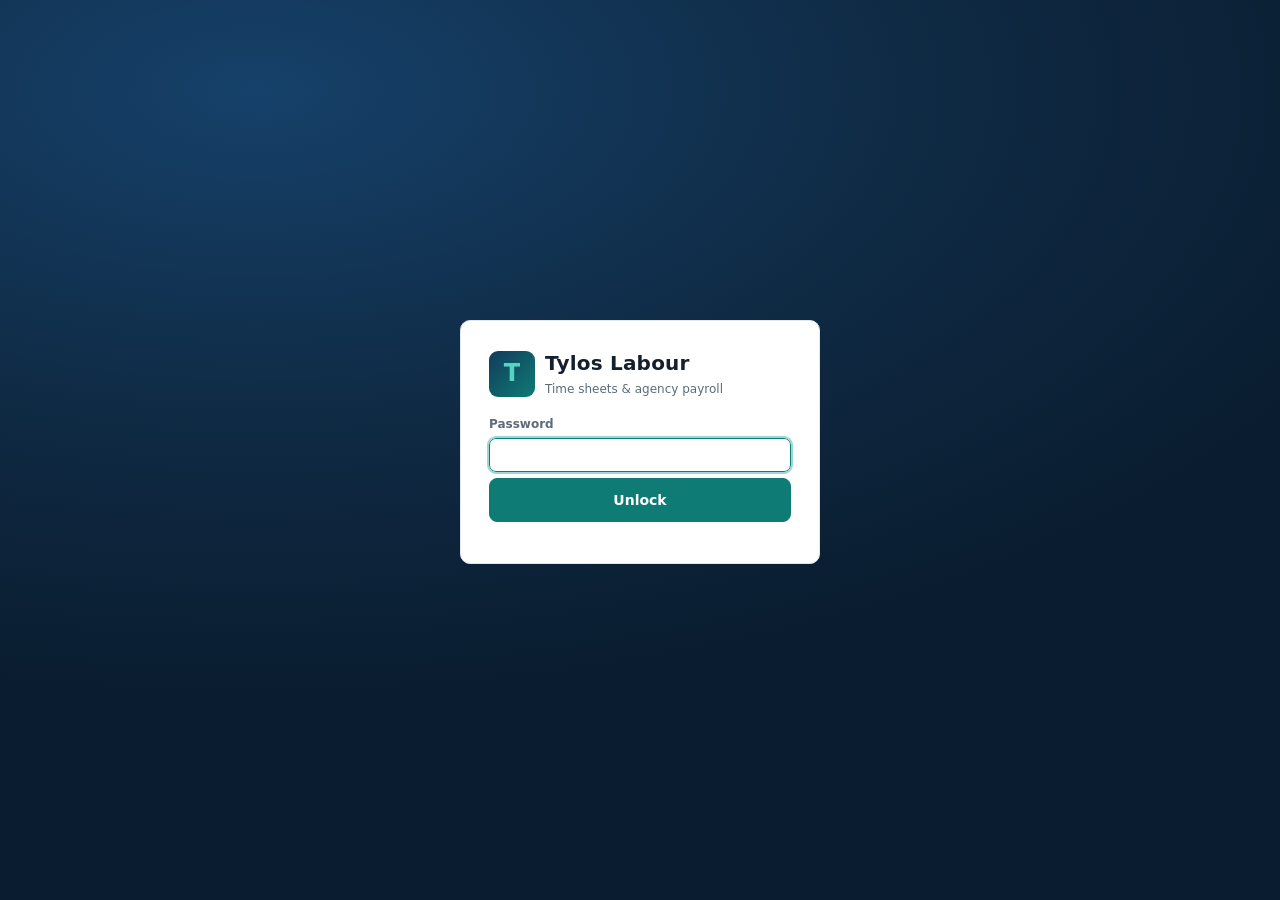
<file: tylos-labor/index.html>
<!DOCTYPE html>
<html lang="en-GB">
<head>
<meta charset="utf-8">
<meta name="viewport" content="width=device-width, initial-scale=1">
<meta name="robots" content="noindex, nofollow">
<title>Tylos Labour · Time sheets &amp; agency payroll</title>
<link rel="icon" href="data:image/svg+xml,%3Csvg xmlns='http://www.w3.org/2000/svg' viewBox='0 0 32 32'%3E%3Crect width='32' height='32' rx='7' fill='%230f2a44'/%3E%3Ctext x='16' y='22' font-family='Arial' font-weight='700' font-size='17' fill='%2357d3c3' text-anchor='middle'%3ET%3C/text%3E%3C/svg%3E">
<style>
:root{--ink:#14202e;--muted:#5d6b7a;--line:#e2e7ec;--bg:#f3f5f8;--card:#fff;--navy:#0f2a44;--teal:#0e7c74;--teal2:#57d3c3;--warn:#b86a00;--warnbg:#fff6e5;--err:#b42318;--errbg:#fdecea;--ok:#127a3e;--okbg:#e8f6ee;--r:10px;
--gAir:#1d5fbf;--gInsight:#0e7c74;--gCOR:#7a3fb5;--gIn:#b7791f;--g0:#4a5a6a;--gIg:#98a2ad;--gNew:#b42318}
*{box-sizing:border-box}html,body{margin:0;background:var(--bg);color:var(--ink);font:14px/1.45 "Segoe UI",system-ui,-apple-system,Roboto,Helvetica,Arial,sans-serif}
svg{width:18px;height:18px;fill:none;stroke:currentColor;stroke-width:1.8;stroke-linecap:round;stroke-linejoin:round;vertical-align:-4px}
h2{font-size:17px;margin:0 0 4px}h3{font-size:15px;margin:0}small{font-size:12px}.small{font-size:12.5px}.muted{color:var(--muted)}.c{text-align:center}.r{text-align:right}
.top{position:sticky;top:0;z-index:20;display:flex;align-items:center;gap:24px;padding:10px 22px;background:var(--navy);color:#fff;box-shadow:0 2px 10px rgba(0,0,0,.15)}
.brand{display:flex;align-items:center;gap:10px}.brand b{display:block;font-size:15px;letter-spacing:.2px}.brand small{color:#a9bccd}.logo{display:grid;place-items:center;width:34px;height:34px;border-radius:9px;background:linear-gradient(135deg,#123a5c,#0e7c74);color:var(--teal2);font-weight:800;font-size:18px}
.brand.big .logo{width:46px;height:46px;font-size:24px}.brand.big b{font-size:20px;color:var(--ink)}.brand.big small{color:var(--muted)}
.tabs{display:flex;gap:6px;flex:1}.tabs button{display:flex;align-items:center;gap:8px;padding:9px 16px;border:0;border-radius:9px;background:transparent;color:#c9d6e2;font:inherit;font-weight:600;cursor:pointer}
.tabs button:hover{background:rgba(255,255,255,.08);color:#fff}.tabs button.on{background:#fff;color:var(--navy)}
.top-r{display:flex;align-items:center;gap:10px}.saved{opacity:0;transition:.3s;color:var(--teal2);font-size:12px}.saved.on{opacity:1}
main{max-width:1500px;margin:0 auto;padding:20px 22px 60px}
.card{background:var(--card);border:1px solid var(--line);border-radius:var(--r);padding:18px 18px;margin-bottom:16px;box-shadow:0 1px 2px rgba(16,24,40,.04)}
.card.sub{box-shadow:none;background:#fbfcfd}.card-h{display:flex;justify-content:space-between;align-items:flex-start;gap:16px;margin-bottom:12px;flex-wrap:wrap}
.steps{display:grid;grid-template-columns:1fr 1.25fr 1.25fr;gap:16px}.step{margin:0 0 16px}.step-h{display:flex;gap:10px;align-items:center;margin-bottom:12px}.step-h small{display:block;color:var(--muted)}
.n{display:grid;place-items:center;width:28px;height:28px;border-radius:50%;background:var(--navy);color:#fff;font-weight:700}
.fld{display:flex;flex-direction:column;gap:4px;margin:6px 0}.fld>span{font-size:12px;color:var(--muted);font-weight:600}.fld.inline{flex-direction:row;align-items:center;gap:10px}.fld.inline>span{min-width:230px}
input,select{font:inherit;color:inherit;border:1px solid #cfd7df;border-radius:7px;padding:6px 8px;background:#fff;min-width:0}input:focus,select:focus{outline:2px solid #9fd8d1;border-color:var(--teal)}
input[type=date]{padding:8px 10px;font-size:15px}input.xs{width:70px}input.sm{width:120px}input.num{width:90px;text-align:right}input.search{width:240px}
.drop{display:flex;align-items:center;gap:12px;padding:16px;border:2px dashed #c3cdd7;border-radius:9px;cursor:pointer;color:var(--muted);transition:.15s}.drop:hover,.drop.over{border-color:var(--teal);background:#f0faf8;color:var(--ink)}.drop input{display:none}.drop svg{width:26px;height:26px;flex:none;color:var(--teal)}.drop.slim{padding:10px 14px}
.wbline{margin:8px 0 0}.pill{display:inline-block;padding:1px 8px;border-radius:20px;background:#eef2f5;color:var(--muted);font-size:11.5px}.pill.ok{background:var(--okbg);color:var(--ok)}
.quick{display:flex;gap:6px;flex-wrap:wrap;margin-top:6px}.chip{border:1px solid #cfd7df;background:#fff;border-radius:20px;padding:4px 10px;font:inherit;font-size:12.5px;cursor:pointer}.chip.on{background:var(--navy);color:#fff;border-color:var(--navy)}.alert.sm{padding:4px 10px;margin:0}.chip:hover{border-color:var(--teal);color:var(--teal)}.chip.sm{padding:2px 8px}
.btn{display:inline-flex;align-items:center;gap:7px;border:1px solid #c6d0da;background:#fff;color:var(--ink);border-radius:8px;padding:8px 14px;font:inherit;font-weight:600;cursor:pointer;white-space:nowrap}.btn:hover{border-color:var(--teal)}
.btn.primary{background:var(--teal);border-color:var(--teal);color:#fff}.btn.primary:hover{background:#0b6a63}.btn.ghost{background:transparent}.btn.sm{padding:5px 10px;font-size:12.5px}.btn.wide{width:100%;justify-content:center;padding:11px}.btn:disabled{opacity:.5;cursor:not-allowed}.btn.danger{color:var(--err);border-color:#f0c4c0}
.top .btn.ghost{color:#c9d6e2;border-color:rgba(255,255,255,.25)}.icon{border:0;background:transparent;cursor:pointer;color:var(--muted);padding:4px;border-radius:6px;font-size:15px}.icon:hover{background:#eef2f5;color:var(--err)}
.empty{display:flex;align-items:center;gap:14px;color:var(--muted)}.empty svg{width:34px;height:34px;color:#b8c3ce}
.toolbar{display:flex;justify-content:space-between;align-items:center;gap:12px;flex-wrap:wrap;margin-bottom:10px}.bulk{display:flex;align-items:center;gap:6px;flex-wrap:wrap}
.seg{display:flex;border:1px solid #cfd7df;border-radius:8px;overflow:hidden}.seg button{border:0;background:#fff;padding:6px 11px;font:inherit;font-size:12.5px;cursor:pointer;border-right:1px solid #e3e8ed}.seg button:last-child{border-right:0}.seg button.on{background:var(--navy);color:#fff}.seg i{font-style:normal;opacity:.65;margin-left:3px}
.totals{display:flex;gap:6px;flex-wrap:wrap}.tot{padding:4px 10px;border-radius:8px;background:#eef2f5;font-size:12.5px;border-left:4px solid var(--g0)}
.tbl-wrap{overflow:auto;border:1px solid var(--line);border-radius:8px;max-height:70vh}
table.grid{border-collapse:separate;border-spacing:0;width:100%;font-size:13px}table.grid th{position:sticky;top:0;background:#f6f8fa;text-align:left;font-weight:600;color:#3c4a58;padding:8px;border-bottom:1px solid var(--line);white-space:nowrap;z-index:1}table.grid th.r{text-align:right}
table.grid td{padding:5px 8px;border-bottom:1px solid #eef1f4;vertical-align:middle}table.grid tr:hover td{background:#fafcfd}
.confirm input[type=time]{width:96px;padding:4px 6px}.confirm select{padding:4px 6px;max-width:170px}.confirm .prof{width:150px;font-size:12px}
.confirm tr.off td{opacity:.5}.confirm tr.off td:nth-child(2){opacity:1}.confirm tr.warn td{background:#fffaf0}.confirm tr.bad td{background:#fff3f2}
.nm b{display:block;white-space:nowrap}.nm small{display:block;color:var(--muted)}.raw{font-variant-numeric:tabular-nums;white-space:nowrap;color:#3c4a58}.paid{white-space:nowrap;font-variant-numeric:tabular-nums}
.hrs{font-weight:700;font-size:14px;font-variant-numeric:tabular-nums}.hrs small{display:block;font-weight:500;color:var(--warn);font-size:11px}
.fl{min-width:300px}table.confirm{min-width:1480px}.confirm select[data-k=status]{width:118px}.confirm select[data-k=group]{width:104px}.flag{display:flex;gap:4px;align-items:flex-start;font-size:11.5px;color:var(--warn);margin-bottom:2px}.flag svg{width:13px;height:13px;flex:none;margin-top:2px}.flag.f-early,.flag.f-late{color:#5d6b7a}.flag.f-dup,.flag.f-kept{color:var(--muted)}.flag.f-kept{color:#1d5fbf}.flag .chip{margin-left:4px;color:var(--teal);border-color:var(--teal)}.flag.f-new,.flag.f-short,.flag.f-auto{color:var(--err)}
.rem{width:100%;font-size:12px;padding:3px 6px;border-color:#e3e8ed}
.sw{position:relative;display:inline-block;width:36px;height:20px}.sw input{opacity:0;width:0;height:0}.sw i{position:absolute;inset:0;background:#cdd5dd;border-radius:20px;transition:.15s;cursor:pointer}.sw i:before{content:"";position:absolute;left:2px;top:2px;width:16px;height:16px;border-radius:50%;background:#fff;transition:.15s;box-shadow:0 1px 2px rgba(0,0,0,.2)}.sw input:checked+i{background:var(--teal)}.sw input:checked+i:before{transform:translateX(16px)}
select.g{font-weight:600;border-left:4px solid var(--g0)}
.g-Air{border-left-color:var(--gAir)!important}.g-Insight{border-left-color:var(--gInsight)!important}.g-COR{border-left-color:var(--gCOR)!important}.g-Inhouse{border-left-color:var(--gIn)!important}.g-0hour{border-left-color:var(--g0)!important}.g-Ignore{border-left-color:var(--gIg)!important}.g-New{border-left-color:var(--gNew)!important}
.dot{display:inline-block;width:10px;height:10px;border-radius:3px;border-left:10px solid;margin-right:6px;vertical-align:-1px}
.legend{display:flex;flex-wrap:wrap;gap:6px 18px;margin-top:10px;font-size:12px;color:var(--muted)}
.addp{margin-top:10px}.addp select{min-width:300px}
.gen{display:flex;justify-content:space-between;gap:20px;align-items:center;flex-wrap:wrap}.gen-btns{display:flex;gap:10px;flex-wrap:wrap}.gen .btn.primary{padding:11px 18px;font-size:14.5px}
.alert{display:flex;gap:10px;padding:10px 12px;border-radius:8px;margin:8px 0;font-size:13px}.alert ul{margin:4px 0 0;padding-left:18px}.alert.info{background:#eaf3fb;color:#123a5c}.alert.warn{background:var(--warnbg);color:#6b4100}.alert.err{background:var(--errbg);color:var(--err)}.alert svg{flex:none}
.alert.first{margin-bottom:16px;align-items:center}.alert.first .btn{margin-left:8px}.ok-line{color:var(--ok);margin:6px 0}
.logent{border-top:1px solid var(--line);padding:8px 0}.logent ul{margin:4px 0;padding-left:18px;font-size:12.5px}.logent li.w{color:var(--warn)}
.agency{border-top:1px solid var(--line);padding-top:14px;margin-top:14px}.agency .card-h{margin-bottom:8px;align-items:center}
.row{display:flex;align-items:flex-end;flex-wrap:wrap}.gap{gap:14px}
.setup{display:grid;grid-template-columns:220px 1fr;gap:16px;align-items:start}.side{position:sticky;top:76px;display:flex;flex-direction:column;gap:2px;background:#fff;border:1px solid var(--line);border-radius:var(--r);padding:8px}
.side button{text-align:left;border:0;background:transparent;padding:9px 12px;border-radius:7px;font:inherit;cursor:pointer;color:#3c4a58}.side button:hover{background:#f1f4f7}.side button.on{background:#e6f4f2;color:var(--teal);font-weight:700}
table.edit input{border-color:transparent;background:transparent;width:100%;min-width:90px}table.edit input:hover{border-color:#dfe5ea}table.edit input:focus{background:#fff;border-color:var(--teal)}table.edit input[type=time]{min-width:96px}table.edit input.xs{min-width:70px}table.edit select{max-width:180px}table.edit input[data-k=name],table.edit input[data-k=display]{min-width:170px}
.btns{display:flex;gap:6px;flex-wrap:wrap}
.rules{display:grid;grid-template-columns:repeat(auto-fill,minmax(560px,1fr));gap:14px}.rule{margin:0}.rule-h{display:flex;justify-content:space-between;gap:8px;margin-bottom:8px}.rule-h .title{font-weight:700;font-size:15px;flex:1;border-color:transparent;background:transparent}.rule-h .title:hover{border-color:#dfe5ea}
.rgrid{display:grid;grid-template-columns:1fr 1fr 1.2fr;gap:10px}fieldset{border:1px solid var(--line);border-radius:8px;padding:8px 10px;margin:0}legend{font-weight:700;font-size:12px;color:var(--teal);padding:0 4px;text-transform:uppercase;letter-spacing:.4px}
.rgrid label{display:block;font-size:12.5px;margin:5px 0}.rgrid select{font-size:12.5px;padding:3px 5px}.ck{display:flex!important;gap:7px;align-items:flex-start}.ck input{margin-top:3px}
.note{display:flex;gap:8px;align-items:center;margin:8px 0;font-size:12.5px;color:var(--muted)}.note input{flex:1;font-size:12.5px}
.tester{display:flex;flex-wrap:wrap;gap:6px;align-items:center;background:#eef7f6;border-radius:8px;padding:8px 10px;font-size:12.5px}.tester input{padding:3px 5px;width:92px}.tester .res{margin-left:auto}.tester .big{font-size:15px;color:var(--teal)}
fieldset.box,form.box{margin:12px 0;padding:12px 14px;border:1px solid var(--line);border-radius:8px}form.box legend{display:block;margin-bottom:6px}fieldset.box label.ck{margin:6px 0}
.login{min-height:100vh;display:grid;place-items:center;background:radial-gradient(1200px 600px at 20% 10%,#16416a 0,#0f2a44 55%,#0a1d30 100%)}.login-card{width:360px;padding:28px}.login-card .brand{margin-bottom:18px}
#toasts{position:fixed;right:18px;bottom:18px;display:flex;flex-direction:column;gap:8px;z-index:50}.toast{background:var(--navy);color:#fff;padding:10px 14px;border-radius:9px;box-shadow:0 8px 24px rgba(0,0,0,.2);max-width:420px;font-size:13px;transition:.35s}.toast.warn{background:#7a4b00}.toast.err{background:var(--err)}.toast.out{opacity:0;transform:translateY(8px)}.toast svg{stroke:var(--teal2)}
@media (max-width:1100px){.steps{grid-template-columns:1fr}.setup{grid-template-columns:1fr}.side{position:static;flex-direction:row;flex-wrap:wrap}.rgrid{grid-template-columns:1fr}.rules{grid-template-columns:1fr}.tabs span{display:none}}
</style>
</head>
<body>
<div id="app"></div>
<noscript>This page needs JavaScript.</noscript>
<script>/* Tylos Labour engine — zip/xlsx patching + payroll rules. No dependencies. */
(function (G) {
  'use strict';
  const TL = {};

  /* ---------------- CRC32 ---------------- */
  const CRC_TABLE = (() => { const t = new Uint32Array(256); for (let n = 0; n < 256; n++) { let c = n; for (let k = 0; k < 8; k++) c = c & 1 ? 0xEDB88320 ^ (c >>> 1) : c >>> 1; t[n] = c >>> 0; } return t; })();
  function crc32(buf) { let c = 0xFFFFFFFF; for (let i = 0; i < buf.length; i++) c = CRC_TABLE[(c ^ buf[i]) & 0xFF] ^ (c >>> 8); return (c ^ 0xFFFFFFFF) >>> 0; }

  async function streamBytes(bytes, stream) {
    const s = new Blob([bytes]).stream().pipeThrough(stream);
    return new Uint8Array(await new Response(s).arrayBuffer());
  }
  const inflateRaw = (b) => streamBytes(b, new DecompressionStream('deflate-raw'));
  const deflateRaw = (b) => streamBytes(b, new CompressionStream('deflate-raw'));
  const enc = new TextEncoder(), dec = new TextDecoder('utf-8');

  /* ---------------- ZIP ---------------- */
  class Zip {
    constructor() { this.entries = new Map(); this.order = []; }
    static async read(buf) {
      const u8 = buf instanceof Uint8Array ? buf : new Uint8Array(buf);
      const dv = new DataView(u8.buffer, u8.byteOffset, u8.byteLength);
      let eocd = -1;
      for (let i = u8.length - 22; i >= Math.max(0, u8.length - 70000); i--) if (dv.getUint32(i, true) === 0x06054b50) { eocd = i; break; }
      if (eocd < 0) throw new Error('Not a valid .xlsx file (zip directory not found).');
      const count = dv.getUint16(eocd + 10, true); let p = dv.getUint32(eocd + 16, true);
      const z = new Zip();
      for (let i = 0; i < count; i++) {
        if (dv.getUint32(p, true) !== 0x02014b50) throw new Error('Corrupt zip directory.');
        const method = dv.getUint16(p + 10, true), time = dv.getUint16(p + 12, true), date = dv.getUint16(p + 14, true);
        const crc = dv.getUint32(p + 16, true), csize = dv.getUint32(p + 20, true), usize = dv.getUint32(p + 24, true);
        const nlen = dv.getUint16(p + 28, true), xlen = dv.getUint16(p + 30, true), clen = dv.getUint16(p + 32, true);
        const off = dv.getUint32(p + 42, true);
        const name = dec.decode(u8.subarray(p + 46, p + 46 + nlen));
        const lnl = dv.getUint16(off + 26, true), lxl = dv.getUint16(off + 28, true);
        const ds = off + 30 + lnl + lxl;
        z.entries.set(name, { name, method, time, date, crc, csize, usize, raw: u8.subarray(ds, ds + csize), data: null, dirty: false });
        z.order.push(name);
        p += 46 + nlen + xlen + clen;
      }
      return z;
    }
    has(n) { return this.entries.has(n); }
    async bytes(n) {
      const e = this.entries.get(n); if (!e) return null;
      if (!e.data) e.data = e.method === 0 ? e.raw : await inflateRaw(e.raw);
      return e.data;
    }
    async text(n) { const b = await this.bytes(n); return b ? dec.decode(b) : null; }
    setText(n, s) { this.setBytes(n, enc.encode(s)); }
    setBytes(n, b) {
      let e = this.entries.get(n);
      if (!e) { e = { name: n, method: 8, time: 0, date: 0x5821 }; this.entries.set(n, e); this.order.push(n); }
      e.data = b; e.dirty = true;
    }
    remove(n) { this.entries.delete(n); this.order = this.order.filter(x => x !== n); }
    async write() {
      const parts = [], central = []; let offset = 0;
      for (const n of this.order) {
        const e = this.entries.get(n);
        let raw, crc, csize, usize, method;
        if (e.dirty) { usize = e.data.length; crc = crc32(e.data); raw = await deflateRaw(e.data); method = 8; csize = raw.length; }
        else { raw = e.raw; crc = e.crc; csize = e.csize; usize = e.usize; method = e.method; }
        const nb = enc.encode(n);
        const lh = new Uint8Array(30 + nb.length); const lv = new DataView(lh.buffer);
        lv.setUint32(0, 0x04034b50, true); lv.setUint16(4, 20, true); lv.setUint16(6, 0x0800, true); lv.setUint16(8, method, true);
        lv.setUint16(10, e.time || 0, true); lv.setUint16(12, e.date || 0x5821, true); lv.setUint32(14, crc, true);
        lv.setUint32(18, csize, true); lv.setUint32(22, usize, true); lv.setUint16(26, nb.length, true); lv.setUint16(28, 0, true);
        lh.set(nb, 30);
        const ch = new Uint8Array(46 + nb.length); const cv = new DataView(ch.buffer);
        cv.setUint32(0, 0x02014b50, true); cv.setUint16(4, 20, true); cv.setUint16(6, 20, true); cv.setUint16(8, 0x0800, true); cv.setUint16(10, method, true);
        cv.setUint16(12, e.time || 0, true); cv.setUint16(14, e.date || 0x5821, true); cv.setUint32(16, crc, true); cv.setUint32(20, csize, true); cv.setUint32(24, usize, true);
        cv.setUint16(28, nb.length, true); cv.setUint32(42, offset, true); ch.set(nb, 46);
        parts.push(lh, raw); central.push(ch); offset += lh.length + raw.length;
      }
      let csz = 0; for (const c of central) csz += c.length;
      const end = new Uint8Array(22); const ev = new DataView(end.buffer);
      ev.setUint32(0, 0x06054b50, true); ev.setUint16(8, central.length, true); ev.setUint16(10, central.length, true);
      ev.setUint32(12, csz, true); ev.setUint32(16, offset, true);
      const out = new Uint8Array(offset + csz + 22); let p = 0;
      for (const a of parts) { out.set(a, p); p += a.length; } for (const a of central) { out.set(a, p); p += a.length; } out.set(end, p);
      return out;
    }
  }
  TL.Zip = Zip;

  /* ---------------- XML helpers ---------------- */
  const escXml = s => String(s).replace(/&/g, '&amp;').replace(/</g, '&lt;').replace(/>/g, '&gt;').replace(/"/g, '&quot;');
  const unescXml = s => String(s).replace(/&lt;/g, '<').replace(/&gt;/g, '>').replace(/&quot;/g, '"').replace(/&apos;/g, "'").replace(/&#(\d+);/g, (m, d) => String.fromCharCode(+d)).replace(/&#x([0-9a-f]+);/gi, (m, h) => String.fromCharCode(parseInt(h, 16))).replace(/&amp;/g, '&');
  TL.escXml = escXml;

  function colToNum(c) { let n = 0; for (const ch of c) n = n * 26 + ch.charCodeAt(0) - 64; return n; }
  function numToCol(n) { let s = ''; while (n > 0) { const m = (n - 1) % 26; s = String.fromCharCode(65 + m) + s; n = Math.floor((n - 1) / 26); } return s; }
  function splitRef(ref) { const m = /^([A-Z]+)(\d+)$/.exec(ref); return { col: m[1], row: +m[2], c: colToNum(m[1]) }; }
  TL.colToNum = colToNum; TL.numToCol = numToCol;

  /* Shift relative A1 references in a formula by dRow/dCol (for expanding shared formulas). */
  function shiftFormula(f, dRow, dCol) {
    return f.split('"').map((seg, i) => i % 2 ? seg : seg.replace(/(^|[^A-Za-z0-9_$.])(\$?)([A-Z]{1,3})(\$?)(\d{1,7})(?![A-Za-z0-9_(])/g,
      (m, pre, dc, col, dr, row) => pre + dc + (dc ? col : numToCol(colToNum(col) + dCol)) + dr + (dr ? row : (+row + dRow)))).join('"');
  }
  TL.shiftFormula = shiftFormula;

  function parseSharedStrings(xml) {
    const out = []; if (!xml) return out;
    const re = /<si>([\s\S]*?)<\/si>/g; let m;
    while ((m = re.exec(xml))) {
      let t = ''; const tr = /<t(?:\s[^>]*)?>([\s\S]*?)<\/t>/g; let n;
      const body = m[1].replace(/<rPh[\s\S]*?<\/rPh>/g, '');
      while ((n = tr.exec(body))) t += n[1];
      out.push(unescXml(t));
    }
    return out;
  }

  /* ---------------- Sheet document ---------------- */
  const CELL_RE = /<c\b([^>]*?)(?:\/>|>([\s\S]*?)<\/c>)/g;
  function attr(s, name) { const m = new RegExp('\\b' + name + '="([^"]*)"').exec(s); return m ? m[1] : null; }

  class Sheet {
    constructor(xml, sst) {
      this.sst = sst || [];
      const a = xml.indexOf('<sheetData'); const aEnd = xml.indexOf('>', a);
      const selfClosing = xml[aEnd - 1] === '/';
      const b = selfClosing ? aEnd + 1 : xml.indexOf('</sheetData>');
      this.head = xml.slice(0, selfClosing ? aEnd - 1 : aEnd + 1) + (selfClosing ? '>' : '');
      this.tail = selfClosing ? '</sheetData>' + xml.slice(aEnd + 1) : xml.slice(b);
      const body = selfClosing ? '' : xml.slice(aEnd + 1, b);
      this.rows = new Map(); // r -> {open, cells: Map(col -> {attrs, inner}) | null, raw}
      this.rowOrder = [];
      const RR = /<row\b([^>]*?)(?:\/>|>([\s\S]*?)<\/row>)/g; let m;
      while ((m = RR.exec(body))) {
        const r = +attr(m[1], 'r');
        this.rows.set(r, { attrs: m[1], inner: m[2] || '', cells: null });
        this.rowOrder.push(r);
      }
      this.dirty = false;
      this._shared = null;
    }
    _cells(row) {
      if (!row.cells) {
        row.cells = new Map(); let m; CELL_RE.lastIndex = 0;
        while ((m = CELL_RE.exec(row.inner))) { const ref = attr(m[1], 'r'); row.cells.set(splitRef(ref).col, { attrs: m[1], inner: m[2] || '' }); }
      }
      return row.cells;
    }
    rowNumbers() { return this.rowOrder; }
    hasRow(r) { return this.rows.has(r); }
    rawCell(ref) { const { col, row } = splitRef(ref); const R = this.rows.get(row); if (!R) return null; return this._cells(R).get(col) || null; }
    /* Returns {s, t, f, v, value} — value is the display/cached value (number or string). */
    cell(ref) {
      const c = this.rawCell(ref); if (!c) return null;
      const t = attr(c.attrs, 't'), s = attr(c.attrs, 's');
      const fm = /<f\b([^>]*?)(?:\/>|>([\s\S]*?)<\/f>)/.exec(c.inner);
      const vm = /<v>([\s\S]*?)<\/v>/.exec(c.inner);
      let value = null;
      if (t === 's' && vm) value = this.sst[+vm[1]];
      else if (t === 'inlineStr') { const im = /<t(?:\s[^>]*)?>([\s\S]*?)<\/t>/.exec(c.inner); value = im ? unescXml(im[1]) : ''; }
      else if (t === 'str' || t === 'e') value = vm ? unescXml(vm[1]) : null;
      else if (t === 'b') value = vm ? vm[1] === '1' : null;
      else if (vm) value = +vm[1];
      return { s, t, f: fm ? unescXml(fm[2] || '') : null, fAttrs: fm ? fm[1] : null, value };
    }
    value(ref) { const c = this.cell(ref); return c ? c.value : null; }
    styleNear(col, row, look = 80) {
      for (let r = row; r > Math.max(0, row - look); r--) { const R = this.rows.get(r); if (!R) continue; const c = this._cells(R).get(col); if (c) { const s = attr(c.attrs, 's'); if (s) return s; } }
      return null;
    }
    _sharedIndex() {
      if (this._shared) return this._shared;
      const idx = new Map();
      for (const r of this.rowOrder) {
        const R = this.rows.get(r); const inner = R.cells ? null : R.inner;
        if (inner !== null && inner.indexOf('t="shared"') < 0) continue;
        for (const [col, c] of this._cells(R)) {
          if (c.inner.indexOf('t="shared"') < 0) continue;
          const fm = /<f\b([^>]*?)(?:\/>|>([\s\S]*?)<\/f>)/.exec(c.inner); if (!fm) continue;
          const si = attr(fm[1], 'si'); if (si == null) continue;
          if (!idx.has(si)) idx.set(si, { master: null, children: [] });
          const e = idx.get(si); const ref = col + r;
          if (attr(fm[1], 'ref') && fm[2]) e.master = { ref, formula: unescXml(fm[2]) }; else e.children.push(ref);
        }
      }
      this._shared = idx; return idx;
    }
    /* If a cell is a shared-formula master, give each remaining child its own explicit formula. */
    _detachShared(ref, rewrittenRefs) {
      const c = this.rawCell(ref); if (!c || c.inner.indexOf('t="shared"') < 0) return;
      const fm = /<f\b([^>]*?)(?:\/>|>([\s\S]*?)<\/f>)/.exec(c.inner);
      if (!fm || !attr(fm[1], 'ref') || !fm[2]) return; // child: overwritten safely
      const si = attr(fm[1], 'si'); const e = this._sharedIndex().get(si); if (!e) return;
      const m0 = splitRef(ref); const master = unescXml(fm[2]);
      for (const ch of e.children) {
        if (rewrittenRefs && rewrittenRefs.has(ch)) continue;
        const p = splitRef(ch); const f = shiftFormula(master, p.row - m0.row, p.c - m0.c);
        const cc = this.rawCell(ch); if (!cc) continue;
        cc.inner = cc.inner.replace(/<f\b[^>]*?(?:\/>|>[\s\S]*?<\/f>)/, '<f>' + escXml(f) + '</f>');
        this._touch(p.row);
      }
      e.children = []; e.master = null;
    }
    _touch(r) { const R = this.rows.get(r); R.dirtyRow = true; this.dirty = true; }
    _ensureRow(r) {
      if (!this.rows.has(r)) {
        this.rows.set(r, { attrs: ` r="${r}"`, inner: '', cells: new Map() });
        const i = this.rowOrder.findIndex(x => x > r); if (i < 0) this.rowOrder.push(r); else this.rowOrder.splice(i, 0, r);
      }
      return this.rows.get(r);
    }
    /* spec: {v:number} | {s:string} | {f:string, v?:number|string} | null (clear). style: optional s override. */
    set(ref, spec, opts = {}) {
      const { col, row } = splitRef(ref); const R = this._ensureRow(row); const cells = this._cells(R);
      this._detachShared(ref, opts.rewritten);
      const old = cells.get(col);
      let s = opts.style || (old ? attr(old.attrs, 's') : null) || this.styleNear(col, row - 1);
      let a = ` r="${ref}"` + (s ? ` s="${s}"` : ''); let inner = '';
      if (spec == null || spec === '') { /* empty, keep style */ }
      else if (spec.f != null) {
        inner = '<f>' + escXml(spec.f) + '</f>';
        if (typeof spec.v === 'number' && isFinite(spec.v)) inner += '<v>' + fmtNum(spec.v) + '</v>';
        else if (typeof spec.v === 'string') { a += ' t="str"'; inner += '<v>' + escXml(spec.v) + '</v>'; }
      } else if (spec.v != null) inner = '<v>' + fmtNum(spec.v) + '</v>';
      else if (spec.s != null) { a += ' t="inlineStr"'; inner = '<is><t xml:space="preserve">' + escXml(spec.s) + '</t></is>'; }
      cells.set(col, { attrs: a, inner });
      this._touch(row);
    }
    /* Update cached value of an existing formula cell (keeps formula). */
    setCached(ref, v) {
      const c = this.rawCell(ref); if (!c || c.inner.indexOf('<f') < 0) return;
      c.attrs = c.attrs.replace(/\s+t="[^"]*"/, '');
      if (typeof v === 'number' && isFinite(v)) {
        if (/<v>[\s\S]*?<\/v>/.test(c.inner)) c.inner = c.inner.replace(/<v>[\s\S]*?<\/v>/, '<v>' + fmtNum(v) + '</v>'); else c.inner += '<v>' + fmtNum(v) + '</v>';
      } else c.inner = c.inner.replace(/<v>[\s\S]*?<\/v>/, '');
      this._touch(splitRef(attr(c.attrs, 'r')).row);
    }
    cloneRow(fromRow, toRow) { // copy row attrs/styles (no values) — used by template builder
      const src = this.rows.get(fromRow); if (!src) return;
      const R = this._ensureRow(toRow); R.attrs = src.attrs.replace(/\br="\d+"/, `r="${toRow}"`).replace(/\s+spans="[^"]*"/, '');
      R.cells = new Map();
      for (const [col, c] of this._cells(src)) R.cells.set(col, { attrs: c.attrs.replace(/\br="[A-Z]+\d+"/, `r="${col}${toRow}"`), inner: '' });
      this._touch(toRow);
    }
    deleteRow(r) { this.rows.delete(r); this.rowOrder = this.rowOrder.filter(x => x !== r); this.dirty = true; }
    toXml() {
      let out = this.head;
      for (const r of this.rowOrder) {
        const R = this.rows.get(r);
        if (!R.cells && !R.dirtyRow) { out += R.inner ? `<row${R.attrs}>${R.inner}</row>` : `<row${R.attrs}/>`; continue; }
        const cols = [...R.cells.keys()].sort((x, y) => colToNum(x) - colToNum(y));
        let inner = ''; for (const col of cols) { const c = R.cells.get(col); inner += c.inner ? `<c${c.attrs}>${c.inner}</c>` : `<c${c.attrs}/>`; }
        out += inner ? `<row${R.attrs}>${inner}</row>` : `<row${R.attrs}/>`;
      }
      return out + this.tail;
    }
  }
  function fmtNum(v) { if (Number.isInteger(v)) return String(v); return String(+v.toPrecision(15)); }
  TL.Sheet = Sheet;

  /* ---------------- Workbook ---------------- */
  class Workbook {
    static async open(buf) {
      const wb = new Workbook(); wb.zip = await Zip.read(buf);
      wb.workbookXml = await wb.zip.text('xl/workbook.xml');
      if (!wb.workbookXml) throw new Error('This file is not an Excel workbook (.xlsx).');
      const rels = await wb.zip.text('xl/_rels/workbook.xml.rels') || '';
      const relMap = {}; let m; const rr = /<Relationship\b([^>]*?)\/?>/g;
      while ((m = rr.exec(rels))) relMap[attr(m[1], 'Id')] = attr(m[1], 'Target');
      wb.sheetList = []; const sr = /<sheet\b([^>]*?)\/?>/g;
      while ((m = sr.exec(wb.workbookXml))) {
        let t = relMap[attr(m[1], 'r:id')] || ''; t = t.replace(/^\//, ''); if (!t.startsWith('xl/')) t = 'xl/' + t;
        wb.sheetList.push({ name: unescXml(attr(m[1], 'name')), path: t });
      }
      wb.sst = parseSharedStrings(await wb.zip.text('xl/sharedStrings.xml'));
      wb.sheets = new Map();
      return wb;
    }
    findSheetName(pred) { const s = this.sheetList.find(x => pred(x.name)); return s ? s.name : null; }
    async sheet(name) {
      if (this.sheets.has(name)) return this.sheets.get(name);
      const info = this.sheetList.find(s => s.name === name); if (!info) return null;
      const sh = new Sheet(await this.zip.text(info.path), this.sst); sh.path = info.path; this.sheets.set(name, sh); return sh;
    }
    async save() {
      for (const sh of this.sheets.values()) if (sh.dirty) this.zip.setText(sh.path, sh.toXml());
      // force recalculation on open; drop calcChain (Excel rebuilds it)
      let wx = this.workbookXml;
      if (/<calcPr\b[^>]*fullCalcOnLoad=/.test(wx)) wx = wx.replace(/fullCalcOnLoad="[^"]*"/, 'fullCalcOnLoad="1"');
      else if (/<calcPr\b/.test(wx)) wx = wx.replace(/<calcPr\b/, '<calcPr fullCalcOnLoad="1"');
      else wx = wx.replace('</workbook>', '<calcPr fullCalcOnLoad="1"/></workbook>').replace(/(<\/definedNames>|<\/sheets>)(?![\s\S]*<calcPr)/, '$1');
      this.zip.setText('xl/workbook.xml', wx);
      if (this.zip.has('xl/calcChain.xml')) {
        this.zip.remove('xl/calcChain.xml');
        const ct = await this.zip.text('[Content_Types].xml'); this.zip.setText('[Content_Types].xml', ct.replace(/<Override[^>]*calcChain[^>]*\/>/, ''));
        const rl = await this.zip.text('xl/_rels/workbook.xml.rels'); this.zip.setText('xl/_rels/workbook.xml.rels', rl.replace(/<Relationship[^>]*calcChain[^>]*\/>/, ''));
      }
      return this.zip.write();
    }
  }
  TL.Workbook = Workbook;

  /* ---------------- Dates & times ---------------- */
  const EPOCH = Date.UTC(1899, 11, 30);
  TL.serialToISO = s => new Date(EPOCH + Math.round(s) * 86400000).toISOString().slice(0, 10);
  TL.isoToSerial = iso => Math.round((Date.UTC(+iso.slice(0, 4), +iso.slice(5, 7) - 1, +iso.slice(8, 10)) - EPOCH) / 86400000);
  TL.addDays = (iso, n) => TL.serialToISO(TL.isoToSerial(iso) + n);
  TL.weekday = iso => new Date(iso + 'T12:00:00Z').getUTCDay(); // 0 Sun
  TL.mondayOf = iso => TL.addDays(iso, -((TL.weekday(iso) + 6) % 7));
  TL.fmtDMY = (iso, sep = '/') => iso.slice(8, 10) + sep + iso.slice(5, 7) + sep + iso.slice(2, 4);
  const hm = s => { if (s == null || s === '') return null; const m = /^(\d{1,2}):?(\d{2})/.exec(String(s).trim()); return m ? (+m[1]) * 60 + (+m[2]) : null; };
  const toHM = m => m == null ? '' : String(Math.floor(m / 60)).padStart(2, '0') + ':' + String(m % 60).padStart(2, '0');
  TL.hm = hm; TL.toHM = toHM;
  function parseExcelDateish(v) {
    if (typeof v === 'number' && v > 40000 && v < 60000) return TL.serialToISO(v);
    if (typeof v === 'string') { const m = /^(\d{2})[./](\d{2})[./](\d{2,4})$/.exec(v.trim()); if (m) { const y = m[3].length === 2 ? '20' + m[3] : m[3]; return `${y}-${m[2]}-${m[1]}`; } }
    return null;
  }

  /* ---------------- Rules ---------------- */
  function roundMin(m, mode, q = 15) {
    if (m == null) return m;
    switch (mode) { case 'up15': return Math.ceil(m / q) * q; case 'down15': return Math.floor(m / q) * q; case 'nearest15': return Math.round(m / q) * q; default: return m; }
  }
  /* Compute paid in/out & hours.  e: {inMin, outMin, start, end, status}  p: rule profile */
  TL.compute = function (e, p, leaveHours = 8) {
    const r = { paidIn: null, paidOut: null, worked: 0, breakH: 0, hours: 0, ot: 0, notes: [] };
    if (e.status && e.status !== 'worked') { r.hours = (e.status === 'annual' || e.status === 'sick-paid') ? leaveHours : 0; return r; }
    if (e.inMin == null || e.outMin == null) { r.notes.push('Missing time'); return r; }
    const sched = e.start != null ? e.start : null;
    let pin = e.inMin, clamped = false;
    if (sched != null && p.clampStart && pin < sched) { pin = sched; clamped = true; }
    else if (sched != null && +p.graceMin > 0 && pin > sched && pin - sched <= +p.graceMin) { pin = sched; clamped = true; }
    if (!clamped) pin = roundMin(pin, p.inRound);
    let pout = e.outMin;
    if (p.capEnd && e.end != null && pout > e.end) pout = e.end;
    pout = roundMin(pout, p.outRound);
    if (pout < pin) pout = pin;
    const dur = pout - pin;
    let h = (p.durRound === 'none' ? dur : roundMin(dur, p.durRound)) / 60;
    r.worked = h;
    if (p.breakH > 0 && dur > p.breakAfterH * 60) { r.breakH = p.breakH; h -= p.breakH; }
    r.paidIn = pin; r.paidOut = pout; r.hours = Math.max(0, Math.round(h * 100) / 100);
    if (p.otAfterH > 0) r.ot = Math.round((r.hours - p.otAfterH) * 100) / 100;
    return r;
  };
  /* Does profile behave exactly like the sheet's R formula (so we can write the formula)? */
  TL.matchesDailyFormula = p => p.durRound === 'down15' && +p.breakH === 0.5 && +p.breakAfterH === 4;
  TL.matchesQuarterFormula = p => p.durRound === 'down15' && !(+p.breakH > 0);

  /* ---------------- CSV (site export) ---------------- */
  TL.parseCSV = function (text) {
    text = text.replace(/^﻿/, ''); const rows = []; let row = [], f = '', q = false;
    for (let i = 0; i < text.length; i++) {
      const c = text[i];
      if (q) { if (c === '"') { if (text[i + 1] === '"') { f += '"'; i++; } else q = false; } else f += c; }
      else if (c === '"') q = true; else if (c === ',') { row.push(f); f = ''; }
      else if (c === '\n' || c === '\r') { if (c === '\r' && text[i + 1] === '\n') i++; row.push(f); rows.push(row); row = []; f = ''; }
      else f += c;
    }
    if (f !== '' || row.length) { row.push(f); rows.push(row); }
    const head = (rows.shift() || []).map(h => h.trim().toLowerCase());
    return rows.filter(r => r.some(x => x.trim() !== '')).map(r => Object.fromEntries(head.map((h, i) => [h, (r[i] || '').trim()])));
  };
  TL.normName = s => String(s || '').normalize('NFD').replace(/[̀-ͯ]/g, '').toLowerCase().replace(/[^a-z0-9 ]/g, ' ').replace(/\s+/g, ' ').trim();
  TL.catKey = row => { const c = (row.category_name || '').trim(); return c ? c : (row.type || 'staff').trim().toLowerCase() === 'staff' ? 'staff' : (row.type || '').trim(); };
  TL.personKey = (name, cat) => TL.normName(name) + '|' + String(cat || '').toLowerCase();

  /* Parse source rows for a date → merged list per person. */
  TL.sourceForDate = function (rows, iso) {
    const map = new Map();
    for (const r of rows) {
      const ci = (r.checkin_time || '').trim(); if (ci.slice(0, 10) !== iso) continue;
      const co = (r.checkout_time || '').trim();
      const name = [r.forename, r.surname].map(x => (x || '').trim()).filter(Boolean).join(' ');
      const cat = TL.catKey(r); const key = TL.personKey(name, cat);
      const inMin = hm(ci.slice(11, 16)), inSec = +ci.slice(17, 19) || 0;
      let outMin = co ? hm(co.slice(11, 16)) : null; const outDay = co.slice(0, 10);
      if (co && outDay > iso) outMin = 24 * 60 - 1;
      const rec = { key, name, cat, inMin, outMin, rawIn: ci.slice(11, 19), rawOut: co.slice(11, 19), reason: r.reason || '', scans: 1, flags: [] };
      if (map.has(key)) {
        const p = map.get(key); p.scans++;
        if (inMin < p.inMin) { p.inMin = inMin; p.rawIn = rec.rawIn; }
        if (outMin != null && (p.outMin == null || outMin > p.outMin)) { p.outMin = outMin; p.rawOut = rec.rawOut; }
      } else map.set(key, rec);
    }
    for (const p of map.values()) {
      if (p.scans > 1) p.flags.push({ code: 'dup', text: `${p.scans} scans merged (first in, last out)` });
      if (p.outMin == null) p.flags.push({ code: 'noout', text: 'No check-out recorded' });
      else if (p.outMin >= 23 * 60 + 50) { p.flags.push({ code: 'auto', text: 'Forgot to check out (system closed at ' + p.rawOut.slice(0, 5) + ')' }); p.autoOut = true; }
      if (p.outMin != null && p.outMin - p.inMin < 20) p.flags.push({ code: 'short', text: 'Very short scan (' + Math.max(0, p.outMin - p.inMin) + ' min) — real times probably missing' });
      if (p.reason) { try { const j = JSON.parse(p.reason); const t = j.map(o => Object.entries(o).map(([k, v]) => k.replace(/_/g, ' ') + ': ' + v).join(', ')).join('; '); if (t) p.note = t; } catch (e) { p.note = p.reason; } }
    }
    return [...map.values()].sort((a, b) => a.inMin - b.inMin);
  };

  /* ---------------- Workbook structure discovery ---------------- */
  TL.findDailyBlocks = function (sh) {
    const dates = [];
    for (const r of sh.rowNumbers()) { const v = sh.value('A' + r); const iso = parseExcelDateish(v); if (iso && iso >= '2020-01-01') dates.push({ r, iso }); }
    const blocks = new Map();
    for (let i = 0; i < dates.length; i++) {
      const r0 = dates[i].r, next = i + 1 < dates.length ? dates[i + 1].r : r0 + 26;
      let total = null;
      for (let r = next - 1; r > r0; r--) { const c = sh.cell('R' + r); if (c && c.f && /^\s*sum\(/i.test(c.f)) { total = r; break; } }
      const last = total ? total - 1 : next - 1;
      blocks.set(dates[i].iso, { iso: dates[i].iso, r0, last, total, capacity: last - r0 + 1 });
    }
    return blocks;
  };
  /* Person-column sheets (JASHAN / 0 hour): find slots from header row 1. */
  TL.findSlots = function (sh) {
    const slots = []; const R = sh.rows.get(1); if (!R) return slots;
    for (const [col] of sh._cells(R)) {
      const v = sh.value(col + '1'); if (typeof v !== 'string' || v.trim().toLowerCase() !== 'date') continue;
      const c = colToNum(col); const nameCol = numToCol(c - 2);
      const name = String(sh.value(nameCol + '1') || '').replace(/\s+/g, ' ').trim();
      if (!name || /candidate name/i.test(name)) continue;
      const hourHdr = String(sh.value(numToCol(c + 3) + '1') || '').trim().toLowerCase();
      if (hourHdr !== 'hour') continue;
      slots.push({ name, dateCol: col, inCol: numToCol(c + 1), outCol: numToCol(c + 2), hourCol: numToCol(c + 3), calcCol: numToCol(c + 4) });
    }
    return slots;
  };
  TL.findSlotRow = function (sh, slot, iso) {
    for (const r of sh.rowNumbers()) { if (r < 2) continue; const v = sh.value(slot.dateCol + r); if (parseExcelDateish(v) === iso) return r; }
    return null;
  };
  /* Detect whether a slot uses HHMM numbers (900) or time fractions (0.375). */
  TL.slotTimeStyle = function (sh, slot, beforeRow) {
    for (let r = beforeRow - 1; r > 1 && r > beforeRow - 60; r--) { const v = sh.value(slot.inCol + r); if (typeof v === 'number') return v >= 1 ? 'hhmm' : 'time'; }
    return 'time';
  };

  /* ---------------- Writers ---------------- */
  const minToFrac = m => m / 1440;
  const minToHHMM = m => Math.floor(m / 60) * 100 + (m % 60);
  TL.DAILY_R = r => `INT((Q${r}-P${r})*24)+LOOKUP(MINUTE(Q${r}-P${r}),{0,15,30,45},{0,0.25,0.5,0.75})-IF((Q${r}-P${r})*24>4,0.5,0)`;
  TL.QUARTER_F = (a, b, r) => `INT((${b}${r}-${a}${r})*24) + LOOKUP(MINUTE(${b}${r}-${a}${r}),{0,15,30,45},{0,0.25,0.5,0.75})`;

  /* lines: [{name, source, role, paidIn, paidOut, hours, formula:boolean, remark, rate, status}] in write order */
  TL.writeDaily = function (sh, block, lines) {
    if (lines.length > block.capacity) throw new Error(`Daily Record ${TL.fmtDMY(block.iso)} has room for ${block.capacity} people but ${lines.length} are selected. Insert more rows for that day in the workbook (above the total row) and run again, or untick some people.`);
    const cols = ['M', 'N', 'O', 'P', 'Q', 'R', 'S', 'T', 'U'];
    const rewritten = new Set(); for (let r = block.r0; r <= block.last; r++) for (const c of cols) rewritten.add(c + r);
    for (let r = block.r0; r <= block.last; r++) {
      const L = lines[r - block.r0];
      const o = { rewritten };
      if (!L) { for (const c of cols) if (sh.rawCell(c + r)) sh.set(c + r, null, o); continue; }
      sh.set('M' + r, { s: L.name }, o);
      sh.set('N' + r, L.source ? { s: L.source } : null, o);
      sh.set('O' + r, L.role ? { s: L.role } : null, o);
      if (L.status && L.status !== 'worked') {
        sh.set('P' + r, { s: L.statusLabel }, o); sh.set('Q' + r, null, o); sh.set('R' + r, { v: L.hours }, o);
      } else if (L.paidIn == null || L.paidOut == null) {
        sh.set('P' + r, L.rawIn != null ? { v: minToFrac(L.rawIn) } : null, o); sh.set('Q' + r, L.rawOut != null ? { v: minToFrac(L.rawOut) } : null, o); sh.set('R' + r, null, o);
      } else {
        sh.set('P' + r, { v: minToFrac(L.paidIn) }, o); sh.set('Q' + r, { v: minToFrac(L.paidOut) }, o);
        sh.set('R' + r, L.formula ? { f: TL.DAILY_R(r), v: L.hours } : { v: L.hours }, o);
      }
      sh.set('S' + r, L.remark ? { s: L.remark } : null, o);
      if (L.rate != null && L.rate !== '') { sh.set('T' + r, { v: +L.rate }, o); sh.set('U' + r, { f: `R${r}*T${r}`, v: Math.round(L.hours * L.rate * 100) / 100 }, o); }
      else { sh.set('T' + r, null, o); sh.set('U' + r, null, o); }
    }
  };
  /* JASHAN-type slot: In/Out time, calc col = hours formula, hour col = OT formula (kept) */
  TL.writeSlot = function (sh, slot, row, L, kind) {
    const style = TL.slotTimeStyle(sh, slot, row);
    const t = m => style === 'hhmm' ? { v: minToHHMM(m) } : { v: minToFrac(m) };
    if (L.status && L.status !== 'worked') {
      sh.set(slot.inCol + row, { s: L.statusLabel }); sh.set(slot.outCol + row, null);
      if (kind === 'inhouse') { sh.set(slot.calcCol + row, { v: L.hours }); sh.setCached(slot.hourCol + row, L.hours - L.otAfter); }
      else sh.set(slot.hourCol + row, { v: L.hours });
      return;
    }
    if (L.paidIn == null || L.paidOut == null) { sh.set(slot.inCol + row, L.paidIn != null ? t(L.paidIn) : null); sh.set(slot.outCol + row, L.paidOut != null ? t(L.paidOut) : null); return; }
    sh.set(slot.inCol + row, t(L.paidIn)); sh.set(slot.outCol + row, t(L.paidOut));
    if (kind === 'inhouse') {
      sh.set(slot.calcCol + row, L.formula && style === 'time' ? { f: TL.QUARTER_F(slot.inCol, slot.outCol, row), v: L.hours } : { v: L.hours });
      const hc = sh.cell(slot.hourCol + row);
      if (hc && hc.f != null) sh.setCached(slot.hourCol + row, Math.round((L.hours - L.otAfter) * 100) / 100);
      else sh.set(slot.hourCol + row, { f: `${slot.calcCol}${row}-${L.otAfter}`, v: L.hours - L.otAfter });
    } else sh.set(slot.hourCol + row, { v: L.hours });
  };

  /* Read the Daily Record for a week → {name -> {role, days:{iso:hours}}} */
  TL.readWeek = function (sh, blocks, mondayIso) {
    const people = new Map();
    for (let d = 0; d < 7; d++) {
      const iso = TL.addDays(mondayIso, d); const b = blocks.get(iso); if (!b) continue;
      for (let r = b.r0; r <= b.last; r++) {
        const name = sh.value('M' + r); if (typeof name !== 'string' || !name.trim()) continue;
        const role = String(sh.value('O' + r) || '').trim(); const h = sh.value('R' + r);
        if (typeof h !== 'number') continue;
        const k = TL.normName(name) + '|' + role.toLowerCase();
        if (!people.has(k)) people.set(k, { name: name.trim(), role, days: {}, rate: null });
        const p = people.get(k); p.days[iso] = (p.days[iso] || 0) + h;
        const t = sh.value('T' + r); if (typeof t === 'number') p.rate = t;
      }
    }
    return people;
  };

  /* Agency weekly timesheet builder on the provided template.
     sections: {warehouse:[{name, days:[7], normal, ot, otHours}], flt:[...]}  */
  TL.buildAgencySheet = async function (tplBytes, mondayIso, sections, meta = {}) {
    const wb = await Workbook.open(tplBytes);
    const name = wb.sheetList[0].name; const sh = await wb.sheet(name);
    // locate template rows
    let whHead = null, fltHead = null, totalRow = null;
    for (const r of sh.rowNumbers()) {
      const v = String(sh.value('C' + r) || '').toUpperCase();
      if (!whHead && /WAREHOUSE/.test(v)) whHead = r; else if (!fltHead && /FLT|FORK/.test(v)) fltHead = r;
      const f = sh.cell('K' + r); if (f && f.f && /^K\d+\+K\d+$/.test(f.f.replace(/\s/g, ''))) totalRow = r;
    }
    if (!whHead || !fltHead || !totalRow) throw new Error('Agency template layout not recognised (needs WAREHOUSE, FLT and total rows).');
    const whRows = fltHead - whHead - 1, fltRows = totalRow - fltHead - 1;
    const W = sections.warehouse || [], F = sections.flt || [];
    const nW = Math.max(whRows, W.length), nF = Math.max(fltRows, F.length);
    const shift = (nW - whRows) + (nF - fltRows);
    // snapshot template rows (attrs only) then rebuild from whHead downward
    const snap = r => { const R = sh.rows.get(r); return R ? { attrs: R.attrs, cells: new Map([...sh._cells(R)].map(([c, x]) => [c, { attrs: x.attrs, inner: x.inner }])) } : null; };
    const tplHead = snap(whHead), tplWh = snap(whHead + 1), tplWhLast = snap(fltHead - 1), tplFltHead = snap(fltHead), tplFlt = snap(fltHead + 1), tplFltLast = snap(totalRow - 1), tplTotal = snap(totalRow);
    const after = sh.rowNumbers().filter(r => r > totalRow).map(r => ({ r, s: snap(r) }));
    for (const r of [...sh.rowNumbers()]) if (r >= whHead) sh.deleteRow(r);
    const put = (tpl, r, keepValues) => {
      const R = sh._ensureRow(r); R.attrs = tpl.attrs.replace(/\br="\d+"/, `r="${r}"`); R.cells = new Map();
      for (const [col, c] of tpl.cells) R.cells.set(col, { attrs: c.attrs.replace(/\br="[A-Z]+\d+"/, `r="${col}${r}"`), inner: keepValues ? c.inner : '' });
      sh._touch(r);
    };
    let r = whHead;
    const writeSection = (head, tplRow, tplLast, list, n) => {
      put(head, r, true); const hr = r; r++;
      const hm_ = /(\d+(?:\.\d+)?)/.exec(String(sh.value('C' + hr) || '')); const headRate = hm_ ? +hm_[1] : null;
      const first = r;
      for (let i = 0; i < n; i++, r++) {
        put(i === n - 1 ? tplLast : tplRow, r, false);
        const p = list[i]; const cols = ['C', 'D', 'E', 'F', 'G', 'H', 'I'];
        if (p) {
          sh.set('B' + r, { s: p.name });
          cols.forEach((c, k) => { const v = p.days[k]; sh.set(c + r, v ? { v } : null); });
        }
        const J = p ? p.days.reduce((a, b) => a + (b || 0), 0) : 0; const M = p ? p.otHours || 0 : 0;
        sh.set('J' + r, { f: `SUM(C${r}:I${r})`, v: J });
        sh.set('K' + r, { f: `J${r}-M${r}`, v: J - M });
        const Lr = p ? (p.normal != null && p.normal !== '' ? +p.normal : headRate) : null;
        const Nr = p ? (p.ot != null && p.ot !== '' ? +p.ot : Lr) : null;
        sh.set('L' + r, Lr != null ? { v: Lr } : null);
        sh.set('M' + r, { v: M }); sh.set('N' + r, { v: Nr != null ? Nr : 0 });
        sh.set('O' + r, { v: 0 }); sh.set('P' + r, { v: 0 });
        const q = (J - M) * (Lr || 0) + M * (Nr || 0);
        sh.set('Q' + r, { f: `(K${r}*L${r})+(M${r}*N${r}+O${r}*P${r})`, v: Math.round(q * 100) / 100 });
      }
      const last = r - 1;
      sh.set('K' + hr, { f: `SUM(K${first}:K${last})` }); sh.set('Q' + hr, { f: `SUM(Q${first}:Q${last})` });
      return hr;
    };
    const h1 = writeSection(tplHead, tplWh, tplWhLast, W, nW);
    const h2 = writeSection(tplFltHead, tplFlt, tplFltLast, F, nF);
    put(tplTotal, r, false);
    sh.set('J' + r, { f: `SUM(J${h1}:J${r - 1})` }); sh.set('K' + r, { f: `K${h1}+K${h2}` }); sh.set('M' + r, { f: `M${h1}+M${h2}` });
    sh.set('O' + r, { f: `O${h1}+O${h2}` }); sh.set('Q' + r, { f: `Q${h1}+Q${h2}` });
    const tRow = r; r++;
    for (const a of after) { put(a.s, a.r + shift, true); }
    // header: week dates
    const days = ['C', 'D', 'E', 'F', 'G', 'H', 'I'];
    let dateRow = null; for (const rr of sh.rowNumbers()) { if (rr < whHead && typeof sh.value('C' + rr) === 'number' && sh.value('C' + rr) > 40000) dateRow = rr; }
    if (dateRow) days.forEach((c, k) => sh.set(c + dateRow, { v: TL.isoToSerial(TL.addDays(mondayIso, k)) }));
    for (const rr of sh.rowNumbers()) { if (rr >= whHead) break; const lab = String(sh.value('D' + rr) || '').toUpperCase(); if (/WEEK COMMENCING/.test(lab)) sh.set('J' + rr, { v: TL.isoToSerial(mondayIso) }); }
    // shift merged cells / print area / conditional formats below the original total row
    if (shift) {
      const shiftRef = ref => ref.replace(/([A-Z]+)(\d+)/g, (m, c, n) => +n > totalRow ? c + (+n + shift) : m);
      sh.tail = sh.tail.replace(/<mergeCell ref="([^"]+)"\/>/g, (m, ref) => {
        const [a, b] = ref.split(':'); const ra = splitRef(a).row;
        if (ra > totalRow) return `<mergeCell ref="${shiftRef(ref)}"/>`;
        if (ra === whHead) return m; if (ra === fltHead) return `<mergeCell ref="${ref.replace(/\d+/g, String(h2))}"/>`; return m;
      }).replace(/sqref="([^"]+)"/g, (m, s) => `sqref="${shiftRef(s)}"`);
      sh.head = sh.head.replace(/<dimension ref="([^"]+)"\/>/, (m, s) => `<dimension ref="A1:R${tRow + after.length + 1}"/>`);
      wb.workbookXml = wb.workbookXml.replace(/(_xlnm\.Print_Area"[^>]*>[^<]*?\$)(\d+)(<)/, (m, a, n, c) => a + (+n + shift) + c);
    }
    return wb.save();
  };


  /* ---------- sheet surgery for agency templates ---------- */
  Sheet.prototype.unshareAll = function () {
    const idx = this._sharedIndex();
    for (const [si, e] of idx) {
      if (!e.master) continue;
      const m0 = splitRef(e.master.ref);
      const mc = this.rawCell(e.master.ref);
      mc.inner = mc.inner.replace(/<f\b[^>]*?>([\s\S]*?)<\/f>/, (m, f) => '<f>' + f + '</f>');
      this._touch(m0.row);
      for (const ch of e.children) {
        const p = splitRef(ch); const cc = this.rawCell(ch); if (!cc) continue;
        cc.inner = cc.inner.replace(/<f\b[^>]*?(?:\/>|>[\s\S]*?<\/f>)/, '<f>' + escXml(shiftFormula(e.master.formula, p.row - m0.row, p.c - m0.c)) + '</f>');
        this._touch(p.row);
      }
    }
    this._shared = new Map();
  };
  const shiftRowsIn = (text, at, n) => text.split('"').map((seg, i) => i % 2 ? seg : seg.replace(/(^|[^A-Za-z0-9_.])(\$?)([A-Z]{1,3})(\$?)(\d{1,7})(?![A-Za-z0-9_(])/g,
    (m, pre, dc, col, dr, row) => pre + dc + col + dr + (+row >= at ? +row + n : row))).join('"');
  TL.shiftRowsIn = shiftRowsIn;
  /* Insert n rows before row `at`, copying row `at`'s look and formulas into the new rows. */
  Sheet.prototype.insertRowsBefore = function (at, n, fromRow = at) {
    if (n <= 0) return;
    const tpl = this.rows.get(fromRow); const tplCells = tpl ? [...this._cells(tpl)].map(([c, x]) => [c, { attrs: x.attrs, inner: x.inner }]) : [];
    const tplAttrs = tpl ? tpl.attrs : ` r="${at}"`;
    // move rows down
    const moved = new Map(); const order = [];
    for (const r of this.rowOrder) {
      const R = this.rows.get(r); const cells = this._cells(R);
      const nr = r >= at ? r + n : r;
      R.attrs = R.attrs.replace(/\br="\d+"/, `r="${nr}"`);
      const nc = new Map();
      for (const [col, c] of cells) {
        c.attrs = c.attrs.replace(/\br="[A-Z]+\d+"/, `r="${col}${nr}"`);
        c.inner = c.inner.replace(/<f>([\s\S]*?)<\/f>/, (m, f) => '<f>' + escXml(shiftRowsIn(unescXml(f), at, n)) + '</f>');
        nc.set(col, c);
      }
      R.cells = nc; R.dirtyRow = true; moved.set(nr, R); order.push(nr);
    }
    this.rows = moved; this.rowOrder = order;
    for (let k = 0; k < n; k++) {
      const r = at + k; const R = this._ensureRow(r); R.attrs = tplAttrs.replace(/\br="\d+"/, `r="${r}"`); R.cells = new Map();
      for (const [col, c] of tplCells) {
        let inner = c.inner.replace(/<v>[\s\S]*?<\/v>/, '');
        inner = inner.replace(/<f>([\s\S]*?)<\/f>/, (m, f) => '<f>' + escXml(shiftFormula(unescXml(f), r - fromRow, 0)) + '</f>');
        R.cells.set(col, { attrs: c.attrs.replace(/\br="[A-Z]+\d+"/, `r="${col}${r}"`).replace(/\s+t="(?:s|str|inlineStr)"/, ''), inner: /<f>/.test(inner) ? inner : (/<v>/.test(c.inner) && !/t="(s|str|inlineStr)"/.test(c.attrs) ? c.inner : '') });
      }
      R.dirtyRow = true;
    }
    this.rowOrder.sort((a, b) => a - b);
    const sh = t => shiftRowsIn(t, at, n);
    this.tail = this.tail.replace(/(<mergeCell ref=")([^"]+)(")/g, (m, a, r, b) => a + sh(r) + b).replace(/(sqref=")([^"]+)(")/g, (m, a, r, b) => a + sh(r) + b)
      .replace(/<formula>([\s\S]*?)<\/formula>/g, (m, f) => '<formula>' + sh(f) + '</formula>');
    this.head = this.head.replace(/(<dimension ref=")([^"]+)(")/, (m, a, r, b) => a + sh(r) + b);
    this.dirty = true; this.insertedAt = (this.insertedAt || []).concat([[at, n]]);
  };

  /* Detect agency template sections: header rows (text in C, SUM in K) and their data rows. */
  TL.agencyLayout = function (sh) {
    let nameRow = null, dateRow = null, totalRow = null; const heads = [];
    for (const r of sh.rowNumbers()) {
      const b = String(sh.value('B' + r) || '').trim().toUpperCase();
      if (!nameRow && b === 'NAME') nameRow = r;
      const c8 = sh.value('C' + r); if (!nameRow && typeof c8 === 'number' && c8 > 40000) dateRow = r;
      if (!nameRow) continue;
      const c = sh.value('C' + r); const k = sh.cell('K' + r); const j = sh.cell('J' + r);
      if (typeof c === 'string' && c.trim() && k && k.f && /^SUM\(/i.test(k.f.trim())) heads.push({ label: c.trim().replace(/\s+/g, ' '), headRow: r });
      if (j && j.f && /^SUM\(J\d+:J\d+\)$/i.test(j.f.replace(/\s/g, '')) && heads.length) { totalRow = r; break; }
    }
    if (!nameRow || !heads.length || !totalRow) throw new Error('Timesheet layout not recognised (need a NAME header, section rows like "WAREHOUSE 12.71", and a total row).');
    heads.forEach((h, i) => { h.first = h.headRow + 1; h.last = (i + 1 < heads.length ? heads[i + 1].headRow : totalRow) - 1; h.capacity = h.last - h.first + 1; });
    return { nameRow, dateRow, totalRow, sections: heads };
  };
  TL.agencySectionLabels = async function (bytes) {
    const wb = await Workbook.open(bytes); const sh = await wb.sheet(wb.sheetList[0].name); return TL.agencyLayout(sh).sections.map(s => s.label);
  };
  /* Fill ONLY names (B) and daily hours (C–I) + week dates. people: [{name, days[7], section}] */
  TL.fillAgency = async function (tplBytes, mondayIso, people) {
    const wb = await Workbook.open(tplBytes); const sh = await wb.sheet(wb.sheetList[0].name);
    sh.unshareAll();
    let L = TL.agencyLayout(sh);
    const norm = x => String(x || '').toUpperCase().replace(/\s+/g, ' ').trim();
    const bySec = new Map(L.sections.map(s => [s.label, []]));
    const unplaced = [];
    for (const p of people) { const s = L.sections.find(x => norm(x.label) === norm(p.section)) || L.sections[0]; if (norm(s.label) !== norm(p.section)) unplaced.push(p.name); bySec.get(s.label).push(p); }
    // grow sections bottom-up
    for (const s of [...L.sections].reverse()) { const need = bySec.get(s.label).length - s.capacity; if (need > 0) sh.insertRowsBefore(s.last, need, s.first < s.last ? s.first : s.last); }
    let added = 0; for (const s of L.sections) added += Math.max(0, bySec.get(s.label).length - s.capacity);
    L = TL.agencyLayout(sh);
    if (added) {
      for (const s of L.sections) { for (const c of ['K', 'Q']) { const x = sh.cell(c + s.headRow); if (x && x.f && /^SUM\(/i.test(x.f.trim())) sh.set(c + s.headRow, { f: `SUM(${c}${s.first}:${c}${s.last})` }); } }
      sh.set('J' + L.totalRow, { f: `SUM(J${L.sections[0].headRow}:J${L.totalRow - 1})` });
    }
    const cols = ['B', 'C', 'D', 'E', 'F', 'G', 'H', 'I'];
    for (const s of L.sections) {
      const list = bySec.get(s.label) || [];
      for (let r = s.first; r <= s.last; r++) {
        const p = list[r - s.first];
        for (const c of cols) sh.set(c + r, null);
        if (!p) continue;
        sh.set('B' + r, { s: p.name });
        p.days.forEach((h, k) => { if (h) sh.set(cols[k + 1] + r, { v: h }); });
      }
    }
    // week dates
    const days = ['C', 'D', 'E', 'F', 'G', 'H', 'I'];
    if (L.dateRow) days.forEach((c, k) => sh.set(c + L.dateRow, { v: TL.isoToSerial(TL.addDays(mondayIso, k)) }));
    for (const r of sh.rowNumbers()) {
      if (r >= L.nameRow) break;
      const lab = String(sh.value('D' + r) || '').toUpperCase();
      const isStart = /WEEK COMMENCING/.test(lab), isEnd = /WEEK ENDING/.test(lab); if (!isStart && !isEnd) continue;
      const iso = isStart ? mondayIso : TL.addDays(mondayIso, 6); const cur = sh.cell('J' + r);
      if (cur && cur.f) continue; // formula like =J4+6 recalculates itself
      if (cur && typeof cur.value === 'string') sh.set('J' + r, { s: TL.fmtDMY(iso, '.') }); else sh.set('J' + r, { v: TL.isoToSerial(iso) });
    }
    // drop stale cached results so Excel / Sheets / LibreOffice all recalculate the totals
    for (const r of sh.rowNumbers()) { const R = sh.rows.get(r); for (const [, c] of sh._cells(R)) if (c.inner.indexOf('<f') >= 0 && c.inner.indexOf('<v>') >= 0) { c.inner = c.inner.replace(/<v>[\s\S]*?<\/v>/, ''); c.attrs = c.attrs.replace(/\s+t="(?:str|e|n|b)"/, ''); R.dirtyRow = true; sh.dirty = true; } }
    if (sh.insertedAt) {
      for (const [at, n] of sh.insertedAt) {
        wb.workbookXml = wb.workbookXml.replace(/(<definedName[^>]*Print_Area[^>]*>)([^<]*)(<)/, (m, a, r, b) => a + TL.shiftRowsIn(r, at, n) + b);
        for (const name of wb.zip.order.filter(x => /^xl\/drawings\/drawing\d+\.xml$/.test(x))) {
          const x = await wb.zip.text(name); wb.zip.setText(name, x.replace(/<xdr:row>(\d+)<\/xdr:row>/g, (m, v) => `<xdr:row>${+v + 1 >= at ? +v + n : v}</xdr:row>`));
        }
      }
    }
    const bytes = await wb.save();
    return { bytes, added, unplaced, sections: L.sections.map(s => ({ label: s.label, rows: s.capacity, used: (bySec.get(s.label) || []).length })) };
  };
  G.TL = TL;
})(typeof window !== 'undefined' ? window : globalThis);
</script>
<script>/* Planner: source rows + settings → confirm lines → workbook writes. Shared by UI and tests. */
(function (G) {
  'use strict';
  const TL = G.TL;
  const GROUP_ORDER = { 'COR': 0, 'Air': 1, 'Insight': 2, 'In-house': 3, '0-hour': 4, 'Ignore': 9, 'New': 8 };
  TL.GROUP_ORDER = GROUP_ORDER;
  TL.STATUS = { worked: 'Worked', annual: 'Annual Leave', 'sick-paid': 'Sick (paid)', sick: 'Sick (unpaid)', absent: 'Absent' };

  TL.rosterIndex = function (settings) {
    const m = new Map(); for (const p of settings.roster) m.set(TL.personKey(p.name, p.cat), p); return m;
  };
  TL.profileOf = (settings, id) => settings.profiles.find(p => p.id === id) || settings.profiles[0];
  TL.rateFor = function (settings, person) {
    const keys = [person.display, person.name].map(TL.normName);
    for (const r of settings.rates) { const k = TL.normName(r.name); if (keys.includes(k)) return r; }
    return null;
  };

  /* Build confirm lines for a date. */
  TL.plan = function (settings, srcRows, iso) {
    const idx = TL.rosterIndex(settings); const recs = TL.sourceForDate(srcRows, iso); const lines = []; const seen = new Set();
    for (const rec of recs) {
      let p = idx.get(rec.key); let isNew = false;
      if (!p) {
        isNew = true; const rule = settings.categoryRules[String(rec.cat).toLowerCase()] || 'Ask';
        const group = rule === 'Ask' ? 'New' : rule;
        p = { name: rec.name, cat: rec.cat, display: rec.name, group, profile: group === 'COR' ? 'cor' : 'agency', start: settings.defaultStart, end: '', source: '', role: (group === 'Air' || group === 'Insight') ? group : '', agencyRole: 'Warehouse', slot: '', active: true };
      }
      seen.add(rec.key);
      const L = TL.lineFrom(settings, p, rec, iso); L.isNew = isNew;
      if (isNew && p.group !== 'Ignore') L.flags.push({ code: 'new', text: p.group === 'New' ? 'New person — choose a group' : 'New person — added as ' + p.group });
      lines.push(L);
    }
    const wd = TL.weekday(iso);
    for (const p of settings.roster) {
      if (!p.active || p.group === 'Ignore' || seen.has(TL.personKey(p.name, p.cat))) continue;
      const L = TL.lineFrom(settings, p, null, iso); L.include = false; L.missing = true;
      L.flags.push({ code: 'missing', text: 'Not in today’s file — tick to add (enter times)' });
      if ((wd === 0 || wd === 6) && (p.group === 'COR' || p.group === '0-hour')) L.weekend = true;
      lines.push(L);
    }
    return TL.sortLines(lines);
  };
  TL.sortLines = lines => lines.sort((a, b) => (GROUP_ORDER[a.group] ?? 7) - (GROUP_ORDER[b.group] ?? 7) || (a.missing - b.missing) || ((a.inMin ?? 9999) - (b.inMin ?? 9999)) || a.display.localeCompare(b.display));

  TL.lineFrom = function (settings, p, rec, iso) {
    const L = {
      key: TL.personKey(p.name, p.cat), name: p.name, cat: p.cat, display: p.display || p.name, group: p.group, profile: p.profile,
      start: TL.hm(p.start || settings.defaultStart), end: TL.hm(p.end), source: p.source || '', role: p.role || '', agencyRole: p.agencyRole || 'Warehouse', slot: p.slot || '',
      rawIn: rec ? rec.rawIn : '', rawOut: rec ? rec.rawOut : '', inMin: rec ? rec.inMin : null, outMin: rec ? rec.outMin : null,
      flags: rec ? rec.flags.slice() : [], note: rec ? rec.note || '' : '', status: 'worked', include: p.group !== 'Ignore' && p.group !== 'New', remark: '', edited: {}
    };
    if (rec && rec.autoOut) { L.outMin = null; L.needsOut = true; }
    if (!rec) { L.inMin = L.start; L.outMin = L.end; }
    return L;
  };

  TL.evalLine = function (settings, L) {
    const p = TL.profileOf(settings, L.profile);
    const r = TL.compute({ inMin: L.inMin, outMin: L.outMin, start: L.start, end: L.end, status: L.status }, p, settings.leaveHours);
    r.profile = p; return r;
  };

  TL.problems = function (settings, lines) {
    const out = [];
    for (const L of lines) {
      if (!L.include) continue;
      if (L.group === 'New') out.push(`${L.display}: choose a group (or untick).`);
      if (L.status === 'worked' && (L.inMin == null || L.outMin == null)) out.push(`${L.display}: ${L.inMin == null ? 'start' : 'finish'} time is missing.`);
      if (L.status === 'worked' && L.inMin != null && L.outMin != null && L.outMin <= L.inMin) out.push(`${L.display}: finish time is before start time.`);
      if ((L.group === 'In-house' || L.group === '0-hour') && !L.slot) out.push(`${L.display}: no column chosen on the ${L.group} sheet (Setup → Staff).`);
    }
    return out;
  };

  function sheetName(pattern, iso) { return pattern.replace('{YYYY}', iso.slice(0, 4)); }
  async function resolveSheet(wb, pattern, iso) {
    const want = sheetName(pattern, iso).trim().toLowerCase();
    const n = wb.findSheetName(x => x.trim().toLowerCase() === want) || wb.findSheetName(x => x.trim().toLowerCase().startsWith(want));
    return n ? wb.sheet(n) : null;
  }

  /* Write one day into the internal workbook. Returns {log:[], warnings:[]} */
  TL.applyDay = async function (wb, settings, iso, lines) {
    const log = [], warnings = [];
    const inc = lines.filter(l => l.include && l.group !== 'Ignore' && l.group !== 'New');
    const ev = new Map(inc.map(l => [l, TL.evalLine(settings, l)]));
    const remarkOf = (L) => {
      const parts = [];
      if (L.missing) parts.push('Added manually (no scan)');
      if (L.needsOut && L.edited.out) parts.push('Check-out entered manually (forgot to check out)');
      else if (L.edited.out) parts.push('Check-out adjusted');
      if (L.edited.in) parts.push('Check-in adjusted');
      if (L.remark) parts.push(L.remark);
      return parts.join('; ');
    };
    // ---- Daily Record
    const daily = inc.filter(l => l.group === 'Air' || l.group === 'Insight' || l.group === 'COR');
    if (daily.length) {
      const sh = await resolveSheet(wb, settings.sheets.daily, iso);
      if (!sh) throw new Error(`Sheet "${sheetName(settings.sheets.daily, iso)}" not found in the workbook.`);
      const blocks = TL.findDailyBlocks(sh); const b = blocks.get(iso);
      if (!b) throw new Error(`Date ${TL.fmtDMY(iso)} not found in column A of "${sheetName(settings.sheets.daily, iso)}".`);
      const existing = []; for (let r = b.r0; r <= b.last; r++) { const v = sh.value('M' + r); if (typeof v === 'string' && v.trim()) existing.push(v.trim()); }
      if (existing.length) warnings.push(`Daily Record ${TL.fmtDMY(iso)} already had ${existing.length} name(s) — replaced columns M–U for that date.`);
      const sorted = TL.sortLines(daily.slice());
      const rows = sorted.map(L => {
        const r = ev.get(L); const isAg = L.group === 'Air' || L.group === 'Insight';
        let rate = null;
        if (isAg && settings.agency.writeRateInDaily) { const rr = TL.rateFor(settings, L); rate = rr ? rr.normal : (settings.groupRates[L.group] ?? null); }
        return {
          name: L.display, source: L.source, role: isAg ? (L.role || L.group) : (L.role || ''), paidIn: r.paidIn, paidOut: r.paidOut, hours: r.hours,
          formula: isAg && TL.matchesDailyFormula(r.profile) && L.status === 'worked', remark: (r.paidIn == null || r.paidOut == null) && L.status === 'worked' ? ['TIME MISSING – please complete', remarkOf(L)].filter(Boolean).join('; ') : remarkOf(L), rate, status: L.status, statusLabel: TL.STATUS[L.status], rawIn: L.inMin, rawOut: L.outMin
        };
      });
      TL.writeDaily(sh, b, rows);
      log.push(`Daily Record ${TL.fmtDMY(iso)}: ${rows.length} people written (rows ${b.r0}–${b.r0 + rows.length - 1}, capacity ${b.capacity}).`);
    }
    // ---- person-column sheets
    async function slotWrite(pattern, kind, list, label) {
      if (!list.length) return;
      const sh = await resolveSheet(wb, pattern, iso); if (!sh) { warnings.push(`Sheet "${sheetName(pattern, iso)}" not found — ${label} skipped.`); return; }
      const slots = TL.findSlots(sh);
      for (const L of list) {
        const slot = slots.find(s => TL.normName(s.name) === TL.normName(L.slot)) || slots.find(s => TL.normName(s.name).startsWith(TL.normName(L.slot)));
        if (!slot) { warnings.push(`${label}: column "${L.slot}" not found for ${L.display}.`); continue; }
        const row = TL.findSlotRow(sh, slot, iso); if (!row) { warnings.push(`${label}: date ${TL.fmtDMY(iso)} not found under ${slot.name}.`); continue; }
        const r = ev.get(L); const p = r.profile;
        const showIn = p.showActual && L.inMin != null ? L.inMin : r.paidIn, showOut = p.showActual && L.outMin != null ? L.outMin : r.paidOut;
        TL.writeSlot(sh, slot, row, { paidIn: showIn, paidOut: showOut, hours: r.hours, formula: TL.matchesQuarterFormula(p) && !p.showActual && showIn === r.paidIn && showOut === r.paidOut, otAfter: p.otAfterH || 0, status: L.status, statusLabel: TL.STATUS[L.status] }, kind);
        log.push(`${label} ${TL.fmtDMY(iso)}: ${slot.name} → ${L.status === 'worked' ? TL.toHM(showIn) + '–' + TL.toHM(showOut) + ', ' + r.hours + ' h' : TL.STATUS[L.status]} (row ${row}).`);
      }
    }
    await slotWrite(settings.sheets.inhouse, 'inhouse', inc.filter(l => l.group === 'In-house'), 'In-house sheet');
    await slotWrite(settings.sheets.zero, 'zero', inc.filter(l => (l.group === '0-hour' || l.group === 'COR') && l.slot), '0 hour sheet');
    return { log, warnings };
  };

  /* Weekly agency data from workbook. Returns {Air:{warehouse:[], flt:[]}, Insight:{...}} */
  TL.weekAgencyData = async function (wb, settings, mondayIso) {
    const sh = await resolveSheet(wb, settings.sheets.daily, mondayIso) || await resolveSheet(wb, settings.sheets.daily, TL.addDays(mondayIso, 6));
    if (!sh) throw new Error('Daily Record sheet not found for that week.');
    const blocks = TL.findDailyBlocks(sh); const people = TL.readWeek(sh, blocks, mondayIso);
    const byNorm = new Map(); for (const p of settings.roster) { byNorm.set(TL.normName(p.display), p); if (!byNorm.has(TL.normName(p.name))) byNorm.set(TL.normName(p.name), p); }
    const out = {}; const ag = settings.agency;
    for (const g of ag.groups) out[g] = { warehouse: [], flt: [] };
    for (const p of people.values()) {
      const g = ag.groups.find(x => x.toLowerCase() === p.role.toLowerCase()); if (!g) continue;
      const ros = byNorm.get(TL.normName(p.name)) || { display: p.name, name: p.name, agencyRole: 'Warehouse' };
      const days = [0, 1, 2, 3, 4, 5, 6].map(d => p.days[TL.addDays(mondayIso, d)] || 0);
      const total = days.reduce((a, b) => a + b, 0);
      let otHours = 0;
      if (ag.otMode === 'weekly') otHours = Math.max(0, total - ag.otWeekly);
      else if (ag.otMode === 'daily') otHours = days.reduce((a, h) => a + Math.max(0, h - ag.otDaily), 0);
      const rate = ag.rateSource === 'section' ? null : TL.rateFor(settings, ros);
      const fb = ag.rateSource === 'section' ? null : (p.rate ?? settings.groupRates[g] ?? null);
      const rec = { name: p.name, display: ros.display, days, total, otHours: Math.round(otHours * 100) / 100, agencyRole: ros.agencyRole || 'Warehouse', normal: rate ? rate.normal : fb, ot: rate ? (rate.ot ?? rate.normal) : fb };
      (ros.agencyRole === 'FLT' ? out[g].flt : out[g].warehouse).push(rec);
    }
    for (const g in out) for (const k in out[g]) out[g][k].sort((a, b) => a.name.localeCompare(b.name));
    return out;
  };
})(typeof window !== 'undefined' ? window : globalThis);

/* ---- Existing workbook entries for a date (so re-runs and manual fixes are never lost) ---- */
(function (G) {
  const TL = G.TL;
  const toMin = v => { if (typeof v !== 'number') return null; if (v > 0 && v < 1) return Math.round(v * 1440); if (v >= 1 && v < 2400) return Math.floor(v / 100) * 60 + Math.round(v % 100); return null; };
  async function sheetFor(wb, pattern, iso) {
    const want = pattern.replace('{YYYY}', iso.slice(0, 4)).trim().toLowerCase();
    const n = wb.findSheetName(x => x.trim().toLowerCase() === want) || wb.findSheetName(x => x.trim().toLowerCase().startsWith(want));
    return n ? wb.sheet(n) : null;
  }
  TL.readExisting = async function (wb, settings, iso) {
    const out = { daily: [], slots: [], capacity: null };
    const sh = await sheetFor(wb, settings.sheets.daily, iso);
    if (sh) {
      const b = TL.findDailyBlocks(sh).get(iso);
      if (b) {
        out.capacity = b.capacity;
        for (let r = b.r0; r <= b.last; r++) {
          const name = sh.value('M' + r); if (typeof name !== 'string' || !name.trim()) continue;
          const P = sh.value('P' + r), Q = sh.value('Q' + r);
          out.daily.push({ name: name.trim(), source: String(sh.value('N' + r) || '').trim(), role: String(sh.value('O' + r) || '').trim(), inMin: toMin(P), outMin: toMin(Q), statusText: typeof P === 'string' ? P : '', hours: sh.value('R' + r), remark: String(sh.value('S' + r) || '') });
        }
      }
    }
    for (const [pattern, kind] of [[settings.sheets.inhouse, 'inhouse'], [settings.sheets.zero, 'zero']]) {
      const s2 = await sheetFor(wb, pattern, iso); if (!s2) continue;
      for (const slot of TL.findSlots(s2)) {
        const r = TL.findSlotRow(s2, slot, iso); if (!r) continue;
        const I = s2.value(slot.inCol + r), O = s2.value(slot.outCol + r);
        if (I == null && O == null) continue;
        if (typeof I === 'string' && /^(sat|sun)$/i.test(I.trim())) continue;
        out.slots.push({ slot: slot.name, kind, inMin: toMin(I), outMin: toMin(O), statusText: typeof I === 'string' ? I : '' });
      }
    }
    return out;
  };
  const statusFromText = t => /annual|holiday|\bal\b/i.test(t) ? 'annual' : /sick/i.test(t) ? 'sick-paid' : /absent/i.test(t) ? 'absent' : null;
  /* Merge: people already written in the workbook but not scanned are kept (ticked) with their times;
     forgotten check-outs already fixed in the workbook are reused; differences are flagged. */
  TL.mergeExisting = function (settings, lines, ex) {
    const N = TL.normName; let kept = 0, reused = 0, diff = 0;
    const apply = (L, e) => {
      const st = e.statusText ? statusFromText(e.statusText) : null;
      if (L.missing) {
        L.include = true; L.missing = false; L.fromWb = true; kept++;
        if (st) L.status = st; else { L.inMin = e.inMin; L.outMin = e.outMin; if (e.inMin != null) L.start = Math.min(L.start ?? e.inMin, e.inMin); }
        L.flags = L.flags.filter(f => f.code !== 'missing');
        L.flags.push({ code: 'kept', text: 'Kept from workbook (entered earlier, no scan today)' });
        if (e.remark && !L.remark) L.remark = e.remark.replace(/^Added manually \(no scan\);?\s*/, '');
        return;
      }
      if (L.needsOut && e.outMin != null) { L.outMin = e.outMin; L.edited.out = true; L.flags.push({ code: 'kept', text: 'Check-out ' + TL.toHM(e.outMin) + ' taken from workbook (fixed earlier)' }); reused++; return; }
      const r = TL.evalLine(settings, L); const sa = r.profile.showActual;
      const cin = sa ? L.inMin : r.paidIn, cout = sa ? L.outMin : r.paidOut;
      const wbIn = e.inMin, wbOut = e.outMin;
      if (st && L.status !== st) { L.wbStatus = st; L.flags.push({ code: 'differs', text: 'Workbook says ' + e.statusText }); diff++; return; }
      if ((wbOut != null && cout != null && wbOut !== cout && wbOut !== L.outMin) || (wbIn != null && cin != null && wbIn !== cin)) {
        L.wbTimes = { inMin: wbIn, outMin: wbOut }; diff++;
        L.flags.push({ code: 'differs', text: `Workbook already says ${TL.toHM(wbIn)}–${TL.toHM(wbOut)} (scan gives ${TL.toHM(cin)}–${TL.toHM(cout)})` });
      }
    };
    for (const e of ex.daily) {
      const role = e.role.toLowerCase();
      const L = lines.find(l => (l.group === 'Air' || l.group === 'Insight' || l.group === 'COR') && N(l.display) === N(e.name) && (l.group === 'COR' ? !role || role === 'cor' : l.group.toLowerCase() === role || !role))
        || lines.find(l => N(l.display) === N(e.name) && l.group !== 'Ignore');
      if (L) { apply(L, e); continue; }
      const g = /air/i.test(e.role) ? 'Air' : /insight/i.test(e.role) ? 'Insight' : 'COR';
      const p = { name: e.name, cat: g === 'COR' ? 'staff' : g, display: e.name, group: g, profile: g === 'COR' ? 'cor' : 'agency', start: TL.toHM(e.inMin) || settings.defaultStart, end: g === 'COR' ? TL.toHM(e.outMin) : '', source: e.source, role: e.role, agencyRole: 'Warehouse', slot: '', active: true };
      const nl = TL.lineFrom(settings, p, null, ''); nl.isNew = true; nl.include = true; nl.fromWb = true; kept++;
      nl.inMin = e.inMin; nl.outMin = e.outMin; const st = statusFromText(e.statusText || ''); if (st) nl.status = st;
      nl.flags.push({ code: 'kept', text: 'Kept from workbook — not in staff list (will be added)' }); lines.push(nl);
    }
    for (const e of ex.slots) {
      const L = lines.find(l => l.slot && N(l.slot) === N(e.slot) && ((e.kind === 'inhouse' && l.group === 'In-house') || (e.kind === 'zero' && (l.group === '0-hour' || l.group === 'COR'))));
      if (!L || L.group === 'COR') continue;
      apply(L, e);
    }
    TL.sortLines(lines);
    return { kept, reused, diff };
  };
})(typeof window !== 'undefined' ? window : globalThis);

/* Weekly people per agency group (names + daily hours only) */
(function (G) {
  const TL = G.TL;
  TL.weekAgencyPeople = async function (wb, settings, mondayIso) {
    const pat = settings.sheets.daily;
    const find = iso => { const want = pat.replace('{YYYY}', iso.slice(0, 4)).trim().toLowerCase(); return wb.findSheetName(x => x.trim().toLowerCase() === want) || wb.findSheetName(x => x.trim().toLowerCase().startsWith(want)); };
    const name = find(mondayIso) || find(TL.addDays(mondayIso, 6)); if (!name) throw new Error('Daily Record sheet not found for that week.');
    const sh = await wb.sheet(name); const people = TL.readWeek(sh, TL.findDailyBlocks(sh), mondayIso);
    const byNorm = new Map(); for (const p of settings.roster) { if (!byNorm.has(TL.normName(p.display))) byNorm.set(TL.normName(p.display), p); if (!byNorm.has(TL.normName(p.name))) byNorm.set(TL.normName(p.name), p); }
    const out = {}; for (const g of ['Air', 'Insight']) out[g] = [];
    for (const p of people.values()) {
      const g = ['Air', 'Insight'].find(x => x.toLowerCase() === p.role.toLowerCase()); if (!g) continue;
      const ros = byNorm.get(TL.normName(p.name));
      const days = [0, 1, 2, 3, 4, 5, 6].map(d => p.days[TL.addDays(mondayIso, d)] || 0);
      out[g].push({ name: p.name, days, total: days.reduce((a, b) => a + b, 0), section: ros ? ros.agencyRole : '', ros });
    }
    for (const g in out) out[g].sort((a, b) => a.name.localeCompare(b.name));
    return out;
  };
})(typeof window !== 'undefined' ? window : globalThis);
</script>
<script>window.TL_DEFAULTS={
 "version": 1,
 "defaultStart": "07:30",
 "leaveHours": 8,
 "categoryRules": {
  "air": "Air",
  "insight": "Insight",
  "noble": "Ignore",
  "staff": "Ask"
 },
 "sheets": {
  "daily": "Daily Record {YYYY}",
  "inhouse": "AKA JASHAN",
  "zero": "0 hour {YYYY}"
 },
 "groupRates": {
  "Air": null,
  "Insight": null
 },
 "agency": {
  "otMode": "none",
  "otWeekly": 40,
  "otDaily": 8,
  "groups": [
   "Air",
   "Insight"
  ],
  "writeRateInDaily": true,
  "rateSource": "rates"
 },
 "profiles": [
  {
   "id": "agency",
   "name": "Agency warehouse \u2013 match current sheet",
   "clampStart": true,
   "graceMin": 0,
   "inRound": "none",
   "capEnd": false,
   "outRound": "none",
   "durRound": "down15",
   "breakAfterH": 4,
   "breakH": 0.5,
   "otAfterH": 0,
   "showActual": false,
   "note": "Count from later of scheduled start / check-in. Total time rounded down to 15 min. 30 min unpaid break if over 4 h."
  },
  {
   "id": "agency15",
   "name": "Agency warehouse \u2013 15-min clock rounding",
   "clampStart": true,
   "graceMin": 0,
   "inRound": "up15",
   "capEnd": false,
   "outRound": "down15",
   "durRound": "down15",
   "breakAfterH": 4,
   "breakH": 0.5,
   "otAfterH": 0,
   "showActual": false,
   "note": "Late arrival rounded UP to next quarter (e.g. 08:06 \u2192 08:15), check-out rounded DOWN (17:05 \u2192 17:00). 30 min break if over 4 h."
  },
  {
   "id": "cor",
   "name": "COR fixed shift (Tylos contract)",
   "clampStart": true,
   "graceMin": 0,
   "inRound": "none",
   "capEnd": true,
   "outRound": "none",
   "durRound": "down15",
   "breakAfterH": 0,
   "breakH": 0,
   "otAfterH": 0,
   "showActual": false,
   "note": "Paid within the scheduled shift only (no early / late extra). No break deducted."
  },
  {
   "id": "inhouse",
   "name": "In-house 40 h/week (OT after 8 h/day)",
   "clampStart": true,
   "graceMin": 0,
   "inRound": "none",
   "capEnd": false,
   "outRound": "none",
   "durRound": "down15",
   "breakAfterH": 0,
   "breakH": 0,
   "otAfterH": 8,
   "showActual": false,
   "note": "Total time rounded down to 15 min, no break. Sheet Hour column = hours \u2212 8 (overtime)."
  },
  {
   "id": "inhouseLate",
   "name": "In-house late shift (out to nearest 15 min)",
   "clampStart": true,
   "graceMin": 0,
   "inRound": "none",
   "capEnd": false,
   "outRound": "nearest15",
   "durRound": "down15",
   "breakAfterH": 0,
   "breakH": 0,
   "otAfterH": 8,
   "showActual": false,
   "note": "As in-house, but check-out rounded to nearest quarter (19:53 \u2192 20:00)."
  },
  {
   "id": "zero",
   "name": "Office / 0-hour (nearest 15 min)",
   "clampStart": false,
   "graceMin": 0,
   "inRound": "nearest15",
   "capEnd": false,
   "outRound": "nearest15",
   "durRound": "none",
   "breakAfterH": 0,
   "breakH": 0,
   "otAfterH": 0,
   "showActual": true,
   "note": "Actual times written; in and out each rounded to nearest quarter for hours. No lunch deducted."
  }
 ],
 "roster": [],
 "rates": []
};
</script>
<script>/* Tylos Labour — UI */
(function () {
  'use strict';
  const TL = window.TL;
  const DEFAULT_PW_HASH = '2f2b7e88442fbc58a3995ff4d32e69615bac6e180c14583ec403ac5594e5dff3';
  const LS_KEY = 'tylosLabour.settings.v1';
  const $ = (s, el = document) => el.querySelector(s);
  const $$ = (s, el = document) => [...el.querySelectorAll(s)];
  const esc = s => String(s ?? '').replace(/[&<>"']/g, c => ({ '&': '&amp;', '<': '&lt;', '>': '&gt;', '"': '&quot;', "'": '&#39;' }[c]));
  const fmtH = h => (h == null || isNaN(h)) ? '–' : (Math.round(h * 100) / 100).toFixed(2).replace(/\.00$/, '').replace(/(\.\d)0$/, '$1');
  const GROUPS = ['Air', 'Insight', 'COR', 'In-house', '0-hour', 'Ignore'];
  const GROUP_HELP = { 'Air': 'AIR agency → Daily Record + AIR timesheet', 'Insight': 'Insight agency → Daily Record + Insight timesheet', 'COR': 'Tylos contract → Daily Record (+ 0 hour sheet column)', 'In-house': 'Own column on the JASHAN / AKA sheet (40 h/week)', '0-hour': 'Own column on the 0 hour sheet', 'Ignore': 'Not counted (visitors, office, other agencies)' };

  /* ---------------- storage ---------------- */
  function loadSettings() {
    let s = null; try { s = JSON.parse(localStorage.getItem(LS_KEY) || 'null'); } catch (e) { }
    const d = JSON.parse(JSON.stringify(window.TL_DEFAULTS));
    if (!s) { s = d; s.pwHash = DEFAULT_PW_HASH; }
    for (const k of Object.keys(d)) if (s[k] === undefined) s[k] = d[k];
    for (const k of Object.keys(d.agency)) if (s.agency[k] === undefined) s.agency[k] = d.agency[k];
    if (!s.pwHash) s.pwHash = DEFAULT_PW_HASH;
    return s;
  }
  function saveSettings() { try { localStorage.setItem(LS_KEY, JSON.stringify(S)); flash('Saved'); } catch (e) { toast('Could not save settings in this browser: ' + e.message, 'err'); } }
  const idb = (() => {
    let dbp = null;
    const open = () => dbp || (dbp = new Promise((res, rej) => { const r = indexedDB.open('tylosLabour', 1); r.onupgradeneeded = () => r.result.createObjectStore('files'); r.onsuccess = () => res(r.result); r.onerror = () => rej(r.error); }));
    const tx = async (mode, fn) => { const db = await open(); return new Promise((res, rej) => { const t = db.transaction('files', mode); const st = t.objectStore('files'); const q = fn(st); t.oncomplete = () => res(q && q.result); t.onerror = () => rej(t.error); }); };
    return { get: k => tx('readonly', st => st.get(k)), set: (k, v) => tx('readwrite', st => st.put(v, k)), del: k => tx('readwrite', st => st.delete(k)) };
  })();
  async function sha256(t) { const b = await crypto.subtle.digest('SHA-256', new TextEncoder().encode(t)); return [...new Uint8Array(b)].map(x => x.toString(16).padStart(2, '0')).join(''); }
  function b64ToBytes(b) { const s = atob(b); const u = new Uint8Array(s.length); for (let i = 0; i < s.length; i++) u[i] = s.charCodeAt(i); return u; }
  function download(bytes, name, type = 'application/vnd.openxmlformats-officedocument.spreadsheetml.sheet') {
    const url = URL.createObjectURL(new Blob([bytes], { type })); const a = document.createElement('a'); a.href = url; a.download = name; document.body.appendChild(a); a.click(); setTimeout(() => { URL.revokeObjectURL(url); a.remove(); }, 1500);
  }
  function toast(msg, kind = 'ok', ms = 4200) { const t = document.createElement('div'); t.className = 'toast ' + kind; t.innerHTML = msg; $('#toasts').appendChild(t); setTimeout(() => t.classList.add('out'), ms); setTimeout(() => t.remove(), ms + 400); }
  let flashT; function flash(m) { const el = $('#saved'); if (!el) return; el.textContent = m; el.classList.add('on'); clearTimeout(flashT); flashT = setTimeout(() => el.classList.remove('on'), 1200); }
  const readFile = f => new Promise((res, rej) => { const r = new FileReader(); r.onload = () => res(r.result); r.onerror = () => rej(r.error); r.readAsArrayBuffer(f); });
  const readText = f => new Promise((res, rej) => { const r = new FileReader(); r.onload = () => res(r.result); r.onerror = () => rej(r.error); r.readAsText(f); });

  /* ---------------- state ---------------- */
  let S = loadSettings();
  const yesterday = () => { const d = new Date(Date.now() - 86400000); return d.getFullYear() + '-' + String(d.getMonth() + 1).padStart(2, '0') + '-' + String(d.getDate()).padStart(2, '0'); };
  const st = { tab: 'output', setup: 'staff', date: yesterday(), src: null, srcName: '', srcDates: [], wb: null, wbName: '', wbFrom: '', wbSaved: null, lines: null, filter: 'active', log: [], week: null, staffQ: '', staffG: 'all', rateQ: '', generated: null };

  /* ---------------- login ---------------- */
  async function boot() {
    if (sessionStorage.getItem('tylosLabour.unlocked') === S.pwHash) return start();
    $('#app').innerHTML = `<div class="login"><form id="loginF" class="card login-card">
      <div class="brand big"><span class="logo">T</span><div><b>Tylos Labour</b><small>Time sheets &amp; agency payroll</small></div></div>
      <label class="fld"><span>Password</span><input id="pw" type="password" autocomplete="current-password" autofocus></label>
      <button class="btn primary wide">Unlock</button><p class="muted small" id="loginMsg"></p></form></div>`;
    $('#loginF').onsubmit = async e => {
      e.preventDefault(); const h = await sha256($('#pw').value);
      if (h === S.pwHash) { sessionStorage.setItem('tylosLabour.unlocked', h); start(); } else { $('#loginMsg').textContent = 'Wrong password.'; $('#pw').select(); }
    };
  }
  async function start() {
    try { const w = await idb.get('latestWorkbook'); if (w) { st.wbSaved = w; } } catch (e) { }
    shell(); render();
  }
  function shell() {
    $('#app').innerHTML = `<header class="top"><div class="brand"><span class="logo">T</span><div><b>Tylos Labour</b><small>Time sheets &amp; agency payroll</small></div></div>
      <nav class="tabs"><button data-tab="setup">${ICON.gear}<span>Setup</span></button><button data-tab="output">${ICON.sheet}<span>Daily output</span></button><button data-tab="agency">${ICON.week}<span>Weekly agency</span></button></nav>
      <div class="top-r"><span id="saved" class="saved"></span><button class="btn ghost sm" id="lockB">${ICON.lock} Lock</button></div></header>
      <main id="main"></main><div id="toasts"></div>`;
    $$('.tabs button').forEach(b => b.onclick = () => { st.tab = b.dataset.tab; render(); });
    $('#lockB').onclick = () => { sessionStorage.removeItem('tylosLabour.unlocked'); location.reload(); };
  }
  function render() {
    $$('.tabs button').forEach(b => b.classList.toggle('on', b.dataset.tab === st.tab));
    const m = $('#main');
    if (st.tab === 'setup') renderSetup(m); else if (st.tab === 'agency') renderAgency(m); else renderOutput(m);
  }

  const ICON = {
    gear: '<svg viewBox="0 0 24 24"><path d="M12 15.5a3.5 3.5 0 1 0 0-7 3.5 3.5 0 0 0 0 7Z"/><path d="M19.4 15a1.7 1.7 0 0 0 .3 1.8l.1.1a2 2 0 1 1-2.8 2.8l-.1-.1a1.7 1.7 0 0 0-1.8-.3 1.7 1.7 0 0 0-1 1.5V21a2 2 0 1 1-4 0v-.1a1.7 1.7 0 0 0-1.1-1.5 1.7 1.7 0 0 0-1.8.3l-.1.1a2 2 0 1 1-2.8-2.8l.1-.1a1.7 1.7 0 0 0 .3-1.8 1.7 1.7 0 0 0-1.5-1H3a2 2 0 1 1 0-4h.1a1.7 1.7 0 0 0 1.5-1.1 1.7 1.7 0 0 0-.3-1.8l-.1-.1a2 2 0 1 1 2.8-2.8l.1.1a1.7 1.7 0 0 0 1.8.3H9a1.7 1.7 0 0 0 1-1.5V3a2 2 0 1 1 4 0v.1a1.7 1.7 0 0 0 1 1.5 1.7 1.7 0 0 0 1.8-.3l.1-.1a2 2 0 1 1 2.8 2.8l-.1.1a1.7 1.7 0 0 0-.3 1.8V9a1.7 1.7 0 0 0 1.5 1H21a2 2 0 1 1 0 4h-.1a1.7 1.7 0 0 0-1.5 1Z"/></svg>',
    sheet: '<svg viewBox="0 0 24 24"><rect x="4" y="3" width="16" height="18" rx="2"/><path d="M8 8h8M8 12h8M8 16h5"/></svg>',
    week: '<svg viewBox="0 0 24 24"><rect x="3" y="5" width="18" height="16" rx="2"/><path d="M3 10h18M8 3v4M16 3v4"/></svg>',
    lock: '<svg viewBox="0 0 24 24"><rect x="5" y="11" width="14" height="10" rx="2"/><path d="M8 11V7a4 4 0 0 1 8 0v4"/></svg>',
    up: '<svg viewBox="0 0 24 24"><path d="M12 16V4M7 9l5-5 5 5M5 20h14"/></svg>',
    down: '<svg viewBox="0 0 24 24"><path d="M12 4v12M7 11l5 5 5-5M5 20h14"/></svg>',
    warn: '<svg viewBox="0 0 24 24"><path d="M12 3 2 20h20L12 3Z"/><path d="M12 10v4M12 17h.01"/></svg>',
    plus: '<svg viewBox="0 0 24 24"><path d="M12 5v14M5 12h14"/></svg>',
    trash: '<svg viewBox="0 0 24 24"><path d="M4 7h16M9 7V4h6v3M6 7l1 13h10l1-13"/></svg>',
    check: '<svg viewBox="0 0 24 24"><path d="m5 12 5 5 9-10"/></svg>',
  };

  /* ================= OUTPUT ================= */
  function bytesToB64(u) { let bin = ''; for (let i = 0; i < u.length; i += 0x8000) bin += String.fromCharCode.apply(null, u.subarray(i, i + 0x8000)); return btoa(bin); }
  async function applySettingsFile(j) {
    const tpls = j.agencyTemplates || {}; if (j.agencyTemplate) tpls.Insight = tpls.Insight || j.agencyTemplate;
    delete j.agencyTemplates; delete j.agencyTemplate;
    if (!j.pwHash) j.pwHash = S.pwHash;
    S = j; saveSettings();
    for (const g of Object.keys(tpls)) if (tpls[g] && tpls[g].b64) await idb.set(tplKey(g), { name: tpls[g].name, savedAt: Date.now(), bytes: b64ToBytes(tpls[g].b64) });
  }
  function firstRunBanner() {
    if (S.roster.length) return '';
    return `<div class="alert warn first">${ICON.warn}<div><b>First time on this computer?</b> Import the <b>Tylos starter settings</b> file (staff list, rates and the Air / Insight timesheet templates) so the site knows your people. <label class="btn sm">${ICON.up} Import starter settings<input type="file" id="starterI" accept=".json" hidden></label></div></div>`;
  }
  function bindStarter() {
    const i = $('#starterI'); if (!i) return;
    i.onchange = async () => { const f = i.files[0]; if (!f) return; try { const j = JSON.parse(await readText(f)); if (!j.roster || !j.profiles) throw new Error('Not a Tylos Labour settings file.'); await applySettingsFile(j); toast(`Starter settings imported: ${S.roster.length} staff, ${S.rates.length} rates.`); render(); } catch (e) { toast(esc(e.message), 'err'); } };
  }
  function renderOutput(m) {
    const saved = st.wbSaved;
    const wbLine = st.wb ? `<b>${esc(st.wbName)}</b> <span class="pill ok">uploaded now</span>` : saved ? `<b>${esc(saved.name)}</b> <span class="pill">saved copy · ${new Date(saved.savedAt).toLocaleString('en-GB', { dateStyle: 'medium', timeStyle: 'short' })}</span>` : '<span class="muted">No saved copy yet — please upload the latest workbook.</span>';
    m.innerHTML = firstRunBanner() + `
    <section class="steps">
      <div class="card step"><div class="step-h"><span class="n">1</span><div><b>Work date</b><small>Required</small></div></div>
        <label class="fld"><span>Date of check-in / check-out</span><input type="date" id="dateI" value="${st.date}"></label>
        <div class="quick">${[-1, -2, -3].map(d => { const iso = TL.addDays(new Date().toISOString().slice(0, 10), d); return `<button class="chip" data-d="${iso}">${new Date(iso + 'T12:00').toLocaleDateString('en-GB', { weekday: 'short', day: '2-digit', month: 'short' })}</button>`; }).join('')}</div>
      </div>
      <div class="card step"><div class="step-h"><span class="n">2</span><div><b>Site check-in file</b><small>Required · CSV export</small></div></div>
        <label class="drop" id="srcDrop"><input type="file" id="srcI" accept=".csv,text/csv">${ICON.up}<span>${st.src ? `<b>${esc(st.srcName)}</b><br><small>${st.src.length} records · dates ${esc(st.srcDates.map(d => TL.fmtDMY(d)).join(', '))}</small>` : 'Drop the site export here or <u>browse</u>'}</span></label>
      </div>
      <div class="card step"><div class="step-h"><span class="n">3</span><div><b>Labour time sheet &amp; task record</b><small>Optional · uses the saved copy if not uploaded</small></div></div>
        <label class="drop slim" id="wbDrop"><input type="file" id="wbI" accept=".xlsx">${ICON.up}<span>${st.wb ? 'Replace upload' : 'Upload latest .xlsx (optional)'}</span></label>
        <p class="small wbline">${wbLine}</p>
      </div>
    </section>
    <section id="confirm"></section>
    <section id="gen"></section>
    <section id="logBox"></section>`;
    bindStarter();
    $('#dateI').onchange = e => { st.date = e.target.value; if (st.date) rebuildLines(); };
    $$('.quick .chip').forEach(b => b.onclick = () => { st.date = b.dataset.d; $('#dateI').value = st.date; rebuildLines(); });
    bindDrop('#srcDrop', '#srcI', async f => {
      try { const rows = TL.parseCSV(await readText(f)); if (!rows.length || !('checkin_time' in rows[0])) throw new Error('This does not look like the site export (no checkin_time column).');
        st.src = rows; st.srcName = f.name; st.srcDates = [...new Set(rows.map(r => (r.checkin_time || '').slice(0, 10)).filter(Boolean))].sort();
        if (!st.srcDates.includes(st.date) && st.srcDates.length) { st.date = st.srcDates[st.srcDates.length - 1]; toast(`File has no records for the chosen date — switched to ${TL.fmtDMY(st.date)}. Change it in step 1 if needed.`, 'warn'); }
        renderOutput(m); rebuildLines();
      } catch (e) { toast(esc(e.message), 'err'); }
    });
    bindDrop('#wbDrop', '#wbI', async f => {
      try { const buf = new Uint8Array(await readFile(f)); await TL.Workbook.open(buf); st.wb = buf; st.wbName = f.name; renderOutput(m); await rebuildLines(); toast('Workbook loaded. It will be used for this update.'); }
      catch (e) { toast('Could not open workbook: ' + esc(e.message), 'err'); }
    });
    renderConfirm(); renderLog();
  }
  function bindDrop(zoneSel, inputSel, onFile) {
    const z = $(zoneSel), i = $(inputSel);
    i.onchange = () => i.files[0] && onFile(i.files[0]);
    z.ondragover = e => { e.preventDefault(); z.classList.add('over'); }; z.ondragleave = () => z.classList.remove('over');
    z.ondrop = e => { e.preventDefault(); z.classList.remove('over'); const f = e.dataTransfer.files[0]; if (f) onFile(f); };
  }
  let wbCache = { bytes: null, wb: null };
  async function openCurrentWb() { const b = await currentWorkbookBytes(); if (!b) return null; if (wbCache.bytes !== b) wbCache = { bytes: b, wb: await TL.Workbook.open(b) }; return wbCache.wb; }
  async function rebuildLines() {
    if (!st.src || !st.date) { st.lines = null; renderConfirm(); return; }
    const lines = TL.plan(S, st.src, st.date); st.merge = null;
    try { const wb = await openCurrentWb(); if (wb) { const ex = await TL.readExisting(wb, S, st.date); st.capacity = ex.capacity; if (ex.daily.length || ex.slots.length) st.merge = Object.assign(TL.mergeExisting(S, lines, ex), { existing: ex.daily.length + ex.slots.length }); } }
    catch (e) { console.warn(e); toast('Could not read the workbook for this date: ' + esc(e.message), 'warn'); }
    st.lines = lines; st.generated = null; renderConfirm();
  }

  function lineCalc(L) { return TL.evalLine(S, L); }
  function renderConfirm() {
    const box = $('#confirm'); if (!box) return;
    if (!st.lines) { box.innerHTML = `<div class="card empty">${ICON.sheet}<p>Choose the date and add the site file — everyone who checked in will appear here for you to confirm start times before the files are produced.</p></div>`; $('#gen').innerHTML = ''; return; }
    const L = st.lines;
    const counts = {}; for (const l of L) { if (l.include) counts[l.group] = (counts[l.group] || 0) + 1; }
    const hrs = {}; for (const l of L) if (l.include) { const r = lineCalc(l); hrs[l.group] = (hrs[l.group] || 0) + r.hours; }
    const attn = l => l.include && (l.flags.some(f => !['dup', 'kept'].includes(f.code)) || l.group === 'New');
    const nFlag = L.filter(attn).length;
    const nMissing = L.filter(l => l.missing).length;
    const filters = [['active', 'Included', L.filter(l => l.include).length], ['attention', 'Needs attention', nFlag], ['missing', 'Not in file', nMissing], ['ignored', 'Not counted', L.filter(l => !l.include && !l.missing).length], ['all', 'All', L.length]];
    const vis = L.map((l, i) => [l, i]).filter(([l]) => st.filter === 'all' || (st.filter === 'active' && l.include) || (st.filter === 'missing' && l.missing) || (st.filter === 'ignored' && !l.include && !l.missing) || (st.filter === 'attention' && attn(l)));
    const wd = new Date(st.date + 'T12:00').toLocaleDateString('en-GB', { weekday: 'long', day: 'numeric', month: 'long', year: 'numeric' });
    box.innerHTML = `<div class="card">
      <div class="card-h"><div><h2>4 · Confirm times — ${esc(wd)}</h2><p class="muted small">Start time decides when pay begins (early arrivals are not paid unless the rule allows). Change any time; hours update instantly.</p></div>
        <div class="totals">${Object.keys(counts).sort((a, b) => (TL.GROUP_ORDER[a] ?? 7) - (TL.GROUP_ORDER[b] ?? 7)).map(g => `<span class="tot g-${g.replace(/\W/g, '')}"><b>${counts[g]}</b> ${esc(g)} · ${fmtH(hrs[g])} h</span>`).join('')}</div></div>
      ${st.merge ? `<div class="alert info">${ICON.sheet}<div>The workbook already has <b>${st.merge.existing}</b> entr${st.merge.existing === 1 ? 'y' : 'ies'} for this date. ${st.merge.kept ? `<b>${st.merge.kept}</b> person(s) not in the site file were kept with their entered times. ` : ''}${st.merge.reused ? `<b>${st.merge.reused}</b> forgotten check-out(s) already fixed were reused. ` : ''}${st.merge.diff ? `<b>${st.merge.diff}</b> differ from the scan — see the orange notes and choose per person, or <button class="chip sm" id="useAllWb">use workbook times for all</button>.` : ''} Producing the file replaces this date's entries with the list below.</div></div>` : ''}
      ${st.capacity != null && L.filter(l => l.include && ['Air', 'Insight', 'COR'].includes(l.group)).length > st.capacity ? `<div class="alert err">${ICON.warn}<div>The Daily Record has room for <b>${st.capacity}</b> people on this date but <b>${L.filter(l => l.include && ['Air', 'Insight', 'COR'].includes(l.group)).length}</b> are ticked. Insert rows for this day in the workbook (above its total row), upload it, and try again.</div></div>` : ''}
      <div class="toolbar">
        <div class="seg">${filters.map(([k, t, n]) => `<button data-f="${k}" class="${st.filter === k ? 'on' : ''}">${t} <i>${n}</i></button>`).join('')}</div>
        <div class="bulk"><span class="muted small">Selected rows:</span><input type="time" id="bulkT" value="07:30" list="startTimes"><button class="btn sm" id="bulkStart">Set start</button><button class="btn sm ghost" id="bulkEnd">Set finish</button>
        ${['06:00', '07:30', '08:00', '09:00'].map(t => `<button class="chip sm" data-bt="${t}">${t}</button>`).join('')}
        <button class="btn sm ghost" id="saveDefaults" title="Remember the start times shown as each person's default">Save starts as defaults</button></div>
      </div>
      <div class="tbl-wrap"><table class="grid confirm"><thead><tr>
        <th><input type="checkbox" id="selAll" title="Select all visible"></th><th>Count</th><th>Name</th><th>Group</th><th>Scanned<br><small>in → out</small></th><th>Start</th><th>Check-in</th><th>Check-out</th><th>Finish<br><small>(cap)</small></th><th>Paid</th><th class="r">Break</th><th class="r">Hours</th><th>Status</th><th>Rule</th><th>Notes</th></tr></thead>
        <tbody>${vis.map(([l, i]) => rowHtml(l, i)).join('') || `<tr><td colspan="15" class="muted c">Nothing in this view.</td></tr>`}</tbody></table></div>
      <div class="addp"><select id="addSel"><option value="">+ Add someone not in the file…</option>${S.roster.filter(p => p.active && p.group !== 'Ignore').filter(p => !L.some(l => l.key === TL.personKey(p.name, p.cat) && (l.include || l.missing))).map(p => `<option value="${esc(TL.personKey(p.name, p.cat))}">${esc(p.display)} (${esc(p.group)})</option>`).join('')}<option value="__new">New person…</option></select></div>
    </div>
    <datalist id="startTimes"><option value="06:00"><option value="07:00"><option value="07:30"><option value="08:00"><option value="09:00"><option value="12:00"></datalist>`;
    $$('.seg button', box).forEach(b => b.onclick = () => { st.filter = b.dataset.f; renderConfirm(); });
    $('#selAll').onchange = e => $$('tbody .sel', box).forEach(c => c.checked = e.target.checked);
    $$('[data-bt]', box).forEach(b => b.onclick = () => { $('#bulkT').value = b.dataset.bt; });
    const bulk = (field) => { const t = TL.hm($('#bulkT').value); const ids = $$('tbody .sel:checked', box).map(c => +c.closest('tr').dataset.i); if (!ids.length) return toast('Tick the rows to change first (left column).', 'warn'); ids.forEach(i => { st.lines[i][field] = t; if (st.lines[i].missing && field === 'start') st.lines[i].inMin = t; }); renderConfirm(); };
    $('#bulkStart').onclick = () => bulk('start'); $('#bulkEnd').onclick = () => bulk('end');
    $('#saveDefaults').onclick = () => { let n = 0; for (const l of st.lines) { if (!l.include) continue; const p = rosterFind(l); if (p && TL.toHM(l.start) !== p.start) { p.start = TL.toHM(l.start); n++; } } saveSettings(); toast(n ? `Saved ${n} default start time(s).` : 'Defaults already match.'); };
    $('#addSel').onchange = e => { const v = e.target.value; if (!v) return; if (v === '__new') { addNewPerson(); return; } const l = st.lines.find(x => x.key === v); if (l) { l.include = true; } else { const p = S.roster.find(p => TL.personKey(p.name, p.cat) === v); const nl = TL.lineFrom(S, p, null, st.date); nl.missing = true; nl.include = true; nl.flags.push({ code: 'missing', text: 'Added by hand (no scan)' }); st.lines.push(nl); TL.sortLines(st.lines); } st.filter = 'active'; renderConfirm(); };
    $$('tbody tr[data-i]', box).forEach(tr => bindRow(tr));
    const ua = $('#useAllWb'); if (ua) ua.onclick = () => { let n = 0; for (const l of st.lines) if (l.wbTimes || l.wbStatus) { useWb(l); n++; } toast(`Workbook times used for ${n} person(s).`); renderConfirm(); };
    renderGen();
  }
  function rosterFind(l) { return S.roster.find(p => TL.personKey(p.name, p.cat) === l.key); }
  function rowHtml(l, i) {
    const r = lineCalc(l); const p = r.profile;
    const flags = l.flags.filter(f => !(f.code === 'missing' && l.include && l.inMin != null));
    if (l.status === 'worked' && l.rawIn && l.inMin != null && l.start != null) {
      const d = l.start - l.inMin;
      if (p.clampStart && d >= 20) flags.unshift({ code: 'early', text: `Arrived ${TL.toHM(l.inMin)} — ${d} min before start (not paid unless start changed)` });
      else if (d <= -10) flags.unshift({ code: 'late', text: `Late ${-d} min` });
    }
    const bad = l.include && (l.group === 'New' || (l.status === 'worked' && (l.inMin == null || l.outMin == null || l.outMin <= l.inMin)));
    const warn = l.include && flags.some(f => ['auto', 'short', 'noout', 'new'].includes(f.code));
    const timeIn = (name, v, ph = '') => `<input type="time" class="t" data-k="${name}" value="${v != null ? TL.toHM(v) : ''}" ${ph}>`;
    const leave = l.status !== 'worked';
    return `<tr data-i="${i}" class="${l.include ? '' : 'off'} ${bad ? 'bad' : warn ? 'warn' : ''}">
      <td><input type="checkbox" class="sel"></td>
      <td><label class="sw"><input type="checkbox" data-k="include" ${l.include ? 'checked' : ''}><i></i></label></td>
      <td class="nm"><b>${esc(l.display)}</b>${l.display !== l.name ? `<small>${esc(l.name)}</small>` : ''}${l.note ? `<small class="muted">${esc(l.note)}</small>` : ''}</td>
      <td><select data-k="group" class="g g-${l.group.replace(/\W/g, '')}">${[...GROUPS, ...(l.group === 'New' ? ['New'] : [])].map(g => `<option ${g === l.group ? 'selected' : ''}>${g}</option>`).join('')}</select></td>
      <td class="raw">${l.rawIn ? esc(l.rawIn.slice(0, 5)) + ' → ' + esc(l.rawOut ? l.rawOut.slice(0, 5) : '—') : '<span class="muted">no scan</span>'}</td>
      <td>${timeIn('start', l.start, 'list="startTimes"')}</td>
      <td>${leave ? '' : timeIn('inMin', l.inMin)}</td>
      <td>${leave ? '' : timeIn('outMin', l.outMin)}</td>
      <td>${p.capEnd ? timeIn('end', l.end) : `<span class="muted small">${l.end != null ? '' : ''}–</span>`}</td>
      <td class="paid">${leave ? esc(TL.STATUS[l.status]) : r.paidIn != null ? TL.toHM(r.paidIn) + '–' + TL.toHM(r.paidOut) : '<span class="muted">–</span>'}</td>
      <td class="r">${r.breakH ? fmtH(r.breakH) : ''}</td>
      <td class="r hrs">${fmtH(r.hours)}${p.otAfterH && r.hours > p.otAfterH ? `<small>OT ${fmtH(r.hours - p.otAfterH)}</small>` : ''}</td>
      <td><select data-k="status">${Object.entries(TL.STATUS).map(([k, t]) => `<option value="${k}" ${k === l.status ? 'selected' : ''}>${t}</option>`).join('')}</select></td>
      <td><select data-k="profile" class="prof" title="${esc(p.note || '')}">${S.profiles.map(q => `<option value="${q.id}" ${q.id === l.profile ? 'selected' : ''}>${esc(q.name)}</option>`).join('')}</select></td>
      <td class="fl">${flags.map(f => `<span class="flag f-${f.code}">${f.code === 'dup' || f.code === 'kept' ? '' : ICON.warn}${esc(f.text)}${f.code === 'differs' && (l.wbTimes || l.wbStatus) ? ` <button class="chip sm" data-usewb>Use workbook times</button>` : ''}</span>`).join('')}<input class="rem" data-k="remark" placeholder="remark…" value="${esc(l.remark)}"></td></tr>`;
  }
  function bindRow(tr) {
    const i = +tr.dataset.i; const l = st.lines[i];
    const uw = tr.querySelector('[data-usewb]'); if (uw) uw.onclick = () => { useWb(l); renderConfirm(); };
    tr.querySelectorAll('[data-k]').forEach(el => el.onchange = () => {
      const k = el.dataset.k;
      if (k === 'include') l.include = el.checked;
      else if (['start', 'inMin', 'outMin', 'end'].includes(k)) { l[k] = TL.hm(el.value); if (k === 'inMin') l.edited.in = true; if (k === 'outMin') l.edited.out = true; }
      else if (k === 'group') { l.group = el.value; const def = { 'COR': 'cor', 'In-house': 'inhouse', '0-hour': 'zero', 'Air': 'agency', 'Insight': 'agency' }[l.group]; if (def && l.isNew) l.profile = def; if ((l.group === 'Air' || l.group === 'Insight')) l.role = l.group; l.include = l.group !== 'Ignore'; if (l.isNew) { l.flags = l.flags.filter(f => f.code !== 'new'); } }
      else if (k === 'remark') { l.remark = el.value; return; }
      else l[k] = el.value;
      const keepScroll = $('.tbl-wrap').scrollLeft; renderConfirm(); $('.tbl-wrap').scrollLeft = keepScroll;
    });
  }
  function useWb(l) {
    if (l.wbStatus) { l.status = l.wbStatus; l.wbStatus = null; }
    const w = l.wbTimes;
    if (w) {
      const sa = TL.profileOf(S, l.profile).showActual;
      if (w.inMin != null) { if (!sa && l.inMin != null && w.inMin > l.inMin) l.start = w.inMin; else { l.inMin = w.inMin; l.start = Math.min(l.start ?? w.inMin, w.inMin); l.edited.in = true; } }
      if (w.outMin != null) { l.outMin = w.outMin; l.edited.out = true; }
    }
    l.flags = l.flags.filter(f => f.code !== 'differs'); l.wbTimes = null;
  }
  function addNewPerson() {
    const name = prompt('Full name (as it should appear in the workbook):'); if (!name) return renderConfirm();
    const group = (prompt('Group — type one of: ' + GROUPS.join(', '), 'Air') || '').trim(); const g = GROUPS.find(x => x.toLowerCase() === group.toLowerCase()) || 'Air';
    const p = { name, cat: g === 'Air' || g === 'Insight' ? g : 'staff', display: name, group: g, profile: { 'COR': 'cor', 'In-house': 'inhouse', '0-hour': 'zero' }[g] || 'agency', start: S.defaultStart, end: '', source: '', role: g === 'Air' || g === 'Insight' ? g : '', agencyRole: 'Warehouse', slot: '', active: true };
    S.roster.push(p); saveSettings();
    const nl = TL.lineFrom(S, p, null, st.date); nl.missing = true; nl.include = true; nl.flags.push({ code: 'missing', text: 'Added by hand (no scan)' }); st.lines.push(nl); TL.sortLines(st.lines); st.filter = 'active'; renderConfirm();
  }

  function renderGen() {
    const g = $('#gen'); if (!g) return;
    const probs = TL.problems(S, st.lines || []);
    const haveWb = st.wb || st.wbSaved;
    g.innerHTML = `<div class="card gen">
      <div><h2>5 · Produce files</h2>
      ${probs.length ? `<div class="alert warn">${ICON.warn}<div><b>${probs.length} item(s) to check</b><ul>${probs.slice(0, 8).map(p => `<li>${esc(p)}</li>`).join('')}${probs.length > 8 ? `<li>… and ${probs.length - 8} more</li>` : ''}</ul></div></div>` : `<p class="ok-line">${ICON.check} All included rows have complete times.</p>`}
      ${!haveWb ? `<div class="alert err">${ICON.warn}<div>Upload the Labour time sheet &amp; task record in step 3 (no saved copy in this browser yet).</div></div>` : ''}</div>
      <div class="gen-btns"><button class="btn primary" id="genWb" ${haveWb ? '' : 'disabled'}>${ICON.down} Update Labour time sheet &amp; task record</button>
      <button class="btn" id="goAgency" title="On demand — usually Monday morning for last week">${ICON.week} Agency timesheets (on demand) →</button></div></div>`;
    $('#genWb').onclick = () => generateWorkbook(probs);
    $('#goAgency').onclick = () => { st.tab = 'agency'; st.week = TL.mondayOf(st.date); render(); };
  }
  async function currentWorkbookBytes() { if (st.wb) return st.wb; if (st.wbSaved) return st.wbSaved.bytes; return null; }
  async function generateWorkbook(probs) {
    if (probs.length && !confirm(`${probs.length} item(s) still need checking:\n\n• ${probs.slice(0, 10).join('\n• ')}\n\nRows with missing times are written with a "TIME MISSING" remark and no hours. Continue?`)) return;
    const btn = $('#genWb'); btn.disabled = true; btn.innerHTML = 'Working…';
    try {
      const bytes = await currentWorkbookBytes(); const wb = await TL.Workbook.open(bytes);
      const res = await TL.applyDay(wb, S, st.date, st.lines);
      // remember new people / group choices in the staff list
      let added = 0;
      for (const l of st.lines) {
        if (!l.isNew || l.group === 'New') continue;
        if (!S.roster.some(p => TL.personKey(p.name, p.cat) === l.key)) { S.roster.push({ name: l.name, cat: l.cat, display: l.display, group: l.group, profile: l.profile, start: TL.toHM(l.start), end: TL.toHM(l.end), source: l.source, role: l.role, agencyRole: l.agencyRole, slot: l.slot, active: true }); added++; }
      }
      if (added) saveSettings();
      const out = await wb.save();
      const name = (st.wbName || (st.wbSaved && st.wbSaved.name) || 'Labour time sheet and task record.xlsx').replace(/\.xlsx$/i, '') .replace(/\s*\(updated [^)]*\)$/, '') + '.xlsx';
      await idb.set('latestWorkbook', { name, savedAt: Date.now(), bytes: out, lastDate: st.date });
      st.wbSaved = await idb.get('latestWorkbook'); st.wb = null; st.wbName = ''; wbCache = { bytes: null, wb: null };
      download(out, name);
      st.log.unshift({ at: new Date(), date: st.date, lines: res.log, warnings: res.warnings, added });
      toast(`${ICON.check} Workbook updated for ${TL.fmtDMY(st.date)} and saved as the latest copy.`);
      renderOutput($('#main')); await rebuildLines();
    } catch (e) { console.error(e); toast('Could not update: ' + esc(e.message), 'err', 9000); btn.disabled = false; btn.innerHTML = 'Update Labour time sheet & task record'; }
  }
  function renderLog() {
    const b = $('#logBox'); if (!b || !st.log.length) return;
    b.innerHTML = `<div class="card"><h2>Run log</h2>${st.log.map(e => `<div class="logent"><b>${TL.fmtDMY(e.date)}</b> <span class="muted small">${e.at.toLocaleTimeString('en-GB')}</span>
      <ul>${e.lines.map(x => `<li>${esc(x)}</li>`).join('')}${e.warnings.map(x => `<li class="w">${esc(x)}</li>`).join('')}${e.added ? `<li>${e.added} new person(s) added to the staff list.</li>` : ''}</ul></div>`).join('')}</div>`;
  }

  /* ================= AGENCY ================= */
  const AG = ['Air', 'Insight'];
  const tplKey = g => 'agencyTemplate:' + g;
  async function getTemplate(g) { return (await idb.get(tplKey(g))) || (g === 'Insight' ? await idb.get('agencyTemplate') : null); }
  const yymmdd = iso => iso.slice(2, 4) + '.' + iso.slice(5, 7) + '.' + iso.slice(8, 10);
  const agencyFileName = (g, mon) => g === 'Air' ? `Air_Timesheet_TYLOS_WC_${yymmdd(mon)}-${yymmdd(TL.addDays(mon, 6))}.xlsx` : `${g}_Timesheet_${TL.fmtDMY(mon, '.')}-${TL.fmtDMY(TL.addDays(mon, 6), '.')}_warehouse_time_sheet.xlsx`;
  async function renderAgency(m) {
    const mon = st.week || TL.mondayOf(TL.addDays(new Date().toISOString().slice(0, 10), -7));
    st.week = mon;
    const haveWb = st.wb || st.wbSaved;
    m.innerHTML = firstRunBanner() + `<div class="card"><div class="card-h"><div><h2>Weekly agency timesheets <span class="pill">on demand</span></h2><p class="muted small">Every Monday morning: choose last week, check, download. Only <b>names (column B)</b> and <b>daily hours (C–I)</b> are filled, plus the week dates — rates, totals and signatures stay exactly as in each agency's own template. Hours come from the Daily Record (after break) in the ${st.wb ? 'uploaded' : 'saved'} workbook.</p></div></div>
      <div class="row gap"><label class="fld"><span>Week commencing (Monday)</span><input type="date" id="wkI" value="${mon}"></label>
      <div class="quick">${[1, 2, 3].map(n => { const d = TL.mondayOf(TL.addDays(new Date().toISOString().slice(0, 10), -7 * n)); return `<button class="chip ${d === mon ? 'on' : ''}" data-w="${d}">${n === 1 ? 'Last week · ' : ''}w/c ${TL.fmtDMY(d)}</button>`; }).join('')}</div>
      <span class="muted small">${new Date(mon + 'T12:00').toLocaleDateString('en-GB', { weekday: 'short', day: 'numeric', month: 'short' })} – ${new Date(TL.addDays(mon, 6) + 'T12:00').toLocaleDateString('en-GB', { weekday: 'short', day: 'numeric', month: 'short', year: 'numeric' })}</span></div>
      ${haveWb ? '' : '<div class="alert err">Upload the workbook on the Daily output tab first.</div>'}
      <div id="agPrev"><p class="muted">Loading…</p></div></div>`;
    $('#wkI').onchange = e => { if (e.target.value) { st.week = TL.mondayOf(e.target.value); renderAgency(m); } };
    $$('[data-w]').forEach(b => b.onclick = () => { st.week = b.dataset.w; renderAgency(m); });
    bindStarter();
    if (!haveWb) { $('#agPrev').innerHTML = ''; return; }
    try {
      const wb = await openCurrentWb();
      const data = await TL.weekAgencyPeople(wb, S, mon);
      const days = [0, 1, 2, 3, 4, 5, 6].map(d => TL.addDays(mon, d));
      const blocks = [];
      for (const g of AG) {
        const tpl = await getTemplate(g); let secs = [];
        if (tpl) { try { secs = await TL.agencySectionLabels(tpl.bytes); } catch (e) { secs = []; } }
        const list = data[g]; const tot = list.reduce((a, p) => a + p.total, 0);
        const secOf = p => secs.find(x => x.toUpperCase() === String(p.section || '').toUpperCase()) || secs[0] || '';
        list.forEach(p => p.section = secOf(p));
        blocks.push(`<div class="agency"><div class="card-h"><h3>${esc(g)} <span class="muted small">${list.length} people · ${fmtH(tot)} h</span></h3>
          ${tpl ? `<button class="btn primary sm" data-dl="${g}" ${list.length ? '' : 'disabled'}>${ICON.down} Download ${esc(g)} timesheet</button>` : `<span class="alert err sm">No ${g} template — add it in Setup → Agency timesheets</span>`}</div>
          <div class="tbl-wrap"><table class="grid"><thead><tr><th>Name (col B)</th><th>Section on timesheet</th>${days.map(d => `<th class="r">${new Date(d + 'T12:00').toLocaleDateString('en-GB', { weekday: 'short' })}<br><small>${TL.fmtDMY(d).slice(0, 5)}</small></th>`).join('')}<th class="r">Total</th></tr></thead>
          <tbody>${list.map((p, i) => `<tr><td>${esc(p.name)}</td><td><select data-sec="${g}:${i}" ${secs.length ? '' : 'disabled'}>${secs.map(x => `<option ${x === p.section ? 'selected' : ''}>${esc(x)}</option>`).join('')}</select></td>${p.days.map(h => `<td class="r">${h ? fmtH(h) : ''}</td>`).join('')}<td class="r"><b>${fmtH(p.total)}</b></td></tr>`).join('') || `<tr><td colspan="10" class="muted c">No ${esc(g)} hours in the Daily Record for this week.</td></tr>`}</tbody></table></div></div>`);
      }
      $('#agPrev').innerHTML = blocks.join('') + `<p class="small muted">Not right? Fix the day on the Daily output tab (or in the workbook), then come back. The section you choose is remembered for each person.</p>`;
      $$('[data-sec]').forEach(el => el.onchange = () => {
        const [g, i] = el.dataset.sec.split(':'); const p = data[g][+i]; p.section = el.value;
        const r = p.ros || S.roster.find(x => TL.normName(x.display) === TL.normName(p.name));
        if (r) { r.agencyRole = el.value; saveSettings(); }
      });
      $$('[data-dl]').forEach(b => b.onclick = async () => {
        const g = b.dataset.dl; b.disabled = true;
        try {
          const tpl = await getTemplate(g);
          const res = await TL.fillAgency(tpl.bytes, mon, data[g].map(p => ({ name: p.name, days: p.days, section: p.section })));
          download(res.bytes, agencyFileName(g, mon));
          toast(`${esc(g)} timesheet downloaded${res.added ? ` — ${res.added} extra row(s) added to fit everyone` : ''}.`);
        } catch (e) { console.error(e); toast('Could not build timesheet: ' + esc(e.message), 'err'); }
        b.disabled = false;
      });
    } catch (e) { $('#agPrev').innerHTML = `<div class="alert err">${esc(e.message)}</div>`; }
  }

  /* ================= SETUP ================= */
  const SECTIONS = [['staff', 'Staff & start times'], ['rules', 'Pay rules'], ['rates', 'Pay rates'], ['agency', 'Agency timesheets'], ['workbook', 'Workbook & sheets'], ['security', 'Password & backup']];
  function renderSetup(m) {
    m.innerHTML = firstRunBanner() + `<div class="setup"><aside class="side">${SECTIONS.map(([k, t]) => `<button data-s="${k}" class="${st.setup === k ? 'on' : ''}">${t}</button>`).join('')}</aside><div class="pane" id="pane"></div></div>`;
    bindStarter();
    $$('.side button').forEach(b => b.onclick = () => { st.setup = b.dataset.s; renderSetup(m); });
    const p = $('#pane');
    ({ staff: setupStaff, rules: setupRules, rates: setupRates, agency: setupAgency, workbook: setupWorkbook, security: setupSecurity })[st.setup](p);
  }
  function setupStaff(p) {
    const q = TL.normName(st.staffQ); const list = S.roster.map((r, i) => [r, i]).filter(([r]) => (!q || TL.normName(r.display + ' ' + r.name).includes(q)) && (st.staffG === 'all' || r.group === st.staffG));
    p.innerHTML = `<div class="card"><div class="card-h"><div><h2>Staff &amp; start times</h2><p class="muted small">People found in imported site files are added here automatically. Matching uses name + category, so the two Gurpreet Singhs (Air / staff) stay separate.</p></div>
      <button class="btn sm" id="addStaff">${ICON.plus} Add person</button></div>
      <div class="toolbar"><input class="search" id="stQ" placeholder="Search name…" value="${esc(st.staffQ)}"><div class="seg">${['all', ...GROUPS].map(g => `<button data-g="${g}" class="${st.staffG === g ? 'on' : ''}">${g === 'all' ? 'All' : g} <i>${g === 'all' ? S.roster.length : S.roster.filter(r => r.group === g).length}</i></button>`).join('')}</div></div>
      <div class="tbl-wrap"><table class="grid edit"><thead><tr><th>Active</th><th>Name in site file</th><th>Category</th><th>Name in workbook</th><th>Group</th><th>Pay rule</th><th>Default start</th><th>Finish (cap)</th><th>Source (col N)</th><th>Timesheet section</th><th>Sheet column</th><th></th></tr></thead><tbody>
      ${list.map(([r, i]) => `<tr data-i="${i}"><td><label class="sw"><input type="checkbox" data-k="active" ${r.active ? 'checked' : ''}><i></i></label></td>
        <td><input data-k="name" value="${esc(r.name)}"></td><td><input data-k="cat" value="${esc(r.cat)}" class="xs" title="Air / Insight / Noble / staff — as in the site file"></td>
        <td><input data-k="display" value="${esc(r.display)}"></td>
        <td><select data-k="group" class="g g-${r.group.replace(/\W/g, '')}" title="${esc(GROUP_HELP[r.group] || '')}">${GROUPS.map(g => `<option ${g === r.group ? 'selected' : ''}>${g}</option>`).join('')}</select></td>
        <td><select data-k="profile">${S.profiles.map(q => `<option value="${q.id}" ${q.id === r.profile ? 'selected' : ''}>${esc(q.name)}</option>`).join('')}</select></td>
        <td><input type="time" data-k="start" value="${esc(r.start)}" list="startTimes"></td><td><input type="time" data-k="end" value="${esc(r.end)}"></td>
        <td><input data-k="source" value="${esc(r.source)}" class="sm" placeholder="e.g. Fulfilment"></td>
        <td><input data-k="agencyRole" value="${esc(r.agencyRole || '')}" class="sm" placeholder="first section" title="Section label on the agency timesheet, e.g. WAREHOUSE 12.71 or FLT 13.00. Blank = first section." ${r.group === 'Air' || r.group === 'Insight' ? '' : 'disabled'}></td>
        <td><input data-k="slot" value="${esc(r.slot)}" class="sm" placeholder="${r.group === 'In-house' || r.group === '0-hour' || r.group === 'COR' ? 'column name' : '—'}" title="Header name on the JASHAN / 0 hour sheet"></td>
        <td><button class="icon" data-del="${i}" title="Delete">${ICON.trash}</button></td></tr>`).join('')}</tbody></table></div>
      <datalist id="startTimes"><option value="06:00"><option value="07:30"><option value="08:00"><option value="09:00"><option value="12:00"></datalist>
      <div class="legend">${GROUPS.map(g => `<span><b class="g-${g.replace(/\W/g, '')} dot"></b>${g}: ${GROUP_HELP[g]}</span>`).join('')}</div></div>`;
    $('#stQ').oninput = e => { st.staffQ = e.target.value; const pos = e.target.selectionStart; setupStaff(p); const i = $('#stQ'); i.focus(); i.setSelectionRange(pos, pos); };
    $$('[data-g]', p).forEach(b => b.onclick = () => { st.staffG = b.dataset.g; setupStaff(p); });
    $$('tbody [data-k]', p).forEach(el => el.onchange = () => { const r = S.roster[+el.closest('tr').dataset.i]; const k = el.dataset.k; r[k] = el.type === 'checkbox' ? el.checked : el.value; if (k === 'group') { if (r.group === 'Air' || r.group === 'Insight') r.role = r.group; setupStaff(p); } saveSettings(); });
    $$('[data-del]', p).forEach(b => b.onclick = () => { const r = S.roster[+b.dataset.del]; if (confirm(`Delete ${r.display} from the staff list?`)) { S.roster.splice(+b.dataset.del, 1); saveSettings(); setupStaff(p); } });
    $('#addStaff').onclick = () => { S.roster.unshift({ name: 'New person', cat: 'Air', display: 'New person', group: 'Air', profile: 'agency', start: S.defaultStart, end: '', source: '', role: 'Air', agencyRole: 'Warehouse', slot: '', active: true }); st.staffQ = ''; st.staffG = 'all'; saveSettings(); setupStaff(p); $('tbody input[data-k="name"]', p).select(); };
  }
  const ROUND_OPTS = [['none', 'No rounding'], ['down15', 'Down to 15 min'], ['up15', 'Up to 15 min'], ['nearest15', 'Nearest 15 min']];
  function setupRules(p) {
    p.innerHTML = `<div class="card"><div class="card-h"><div><h2>Pay rules</h2><p class="muted small">A pay rule says how scanned times become paid hours. Each person uses one rule (Staff list), and you can switch it per day in the confirm step. Payroll unit is 15 minutes.</p></div><button class="btn sm" id="addRule">${ICON.plus} New rule</button></div>
      <div class="rules">${S.profiles.map((r, i) => ruleCard(r, i)).join('')}</div></div>`;
    $$('.rule', p).forEach(card => {
      const i = +card.dataset.i; const r = S.profiles[i];
      $$('[data-k]', card).forEach(el => el.onchange = () => { const k = el.dataset.k; r[k] = el.type === 'checkbox' ? el.checked : (el.type === 'number' ? +el.value : el.value); saveSettings(); testRule(card, r); });
      $$('.tester input', card).forEach(el => el.oninput = () => testRule(card, r));
      testRule(card, r);
      const dup = $('[data-dup]', card); dup.onclick = () => { const c = JSON.parse(JSON.stringify(r)); c.id = 'r' + Date.now().toString(36); c.name = r.name + ' (copy)'; S.profiles.splice(i + 1, 0, c); saveSettings(); setupRules(p); };
      const del = $('[data-rdel]', card); del.onclick = () => { const used = S.roster.filter(x => x.profile === r.id).length; if (S.profiles.length < 2) return; if (!confirm(`Delete rule "${r.name}"?${used ? `\n${used} person(s) use it and will switch to "${S.profiles.find(x => x !== r).name}".` : ''}`)) return; const fb = S.profiles.find(x => x !== r).id; S.roster.forEach(x => { if (x.profile === r.id) x.profile = fb; }); S.profiles.splice(i, 1); saveSettings(); setupRules(p); };
    });
    $('#addRule').onclick = () => { S.profiles.push({ id: 'r' + Date.now().toString(36), name: 'New rule', clampStart: true, graceMin: 0, inRound: 'none', capEnd: false, outRound: 'none', durRound: 'down15', breakAfterH: 4, breakH: 0.5, otAfterH: 0, showActual: false, note: '' }); saveSettings(); setupRules(p); };
  }
  function ruleCard(r, i) {
    const sel = (k, opts) => `<select data-k="${k}">${opts.map(([v, t]) => `<option value="${v}" ${r[k] === v ? 'selected' : ''}>${t}</option>`).join('')}</select>`;
    return `<div class="rule card sub" data-i="${i}"><div class="rule-h"><input data-k="name" class="title" value="${esc(r.name)}"><div><button class="icon" data-dup title="Duplicate">⧉</button><button class="icon" data-rdel title="Delete">${ICON.trash}</button></div></div>
      <div class="rgrid">
        <fieldset><legend>Arrival</legend>
          <label class="ck"><input type="checkbox" data-k="clampStart" ${r.clampStart ? 'checked' : ''}> Don't pay before the scheduled start (early arrival not paid)</label>
          <label>Grace minutes <input type="number" min="0" max="59" data-k="graceMin" value="${r.graceMin}" class="xs"> <small class="muted">late by up to this many minutes = on time</small></label>
          <label>Late arrival time ${sel('inRound', ROUND_OPTS)}</label></fieldset>
        <fieldset><legend>Departure</legend>
          <label class="ck"><input type="checkbox" data-k="capEnd" ${r.capEnd ? 'checked' : ''}> Don't pay after the scheduled finish</label>
          <label>Check-out time ${sel('outRound', ROUND_OPTS)}</label></fieldset>
        <fieldset><legend>Hours</legend>
          <label>Total time worked ${sel('durRound', ROUND_OPTS)}</label>
          <label>Unpaid break <input type="number" step="0.25" min="0" data-k="breakH" value="${r.breakH}" class="xs"> h if shift over <input type="number" step="0.5" min="0" data-k="breakAfterH" value="${r.breakAfterH}" class="xs"> h</label>
          <label>Overtime after <input type="number" step="0.5" min="0" data-k="otAfterH" value="${r.otAfterH}" class="xs"> h/day <small class="muted">(0 = none; in-house sheet "Hour" column)</small></label>
          <label class="ck"><input type="checkbox" data-k="showActual" ${r.showActual ? 'checked' : ''}> Write actual scanned times (not rounded) in the sheet</label></fieldset>
      </div>
      <label class="note">Note <input data-k="note" value="${esc(r.note || '')}"></label>
      <div class="tester"><b>Try it</b> start <input type="time" data-t="start" value="08:00"> finish <input type="time" data-t="end" value="17:00"> scanned in <input type="time" data-t="in" value="08:06"> out <input type="time" data-t="out" value="17:05"> <span class="res"></span></div></div>`;
  }
  function testRule(card, r) {
    const g = k => TL.hm($(`[data-t="${k}"]`, card).value);
    const res = TL.compute({ inMin: g('in'), outMin: g('out'), start: g('start'), end: g('end'), status: 'worked' }, r);
    $('.res', card).innerHTML = res.paidIn == null ? '–' : `→ paid <b>${TL.toHM(res.paidIn)}–${TL.toHM(res.paidOut)}</b>${res.breakH ? `, break ${fmtH(res.breakH)} h` : ''} = <b class="big">${fmtH(res.hours)} h</b>${r.otAfterH && res.hours > r.otAfterH ? ` (OT ${fmtH(res.hours - r.otAfterH)} h)` : ''}`;
  }
  function setupRates(p) {
    const q = TL.normName(st.rateQ); const list = S.rates.map((r, i) => [r, i]).filter(([r]) => !q || TL.normName(r.name).includes(q));
    p.innerHTML = `<div class="card"><div class="card-h"><div><h2>Pay rates</h2><p class="muted small">Per person: normal hourly rate and overtime hourly rate. Used for Daily Record column T (U = hours × rate) and the agency timesheets. Matched on "Name in workbook" or the site name.</p></div>
      <div class="btns"><button class="btn sm ghost" id="rtTpl">${ICON.down} Download template</button><label class="btn sm ghost">${ICON.up} Upload rates<input type="file" id="rtUp" accept=".csv,.txt" hidden></label><button class="btn sm" id="rtAdd">${ICON.plus} Add</button></div></div>
      <div class="row gap"><input class="search" id="rtQ" placeholder="Search…" value="${esc(st.rateQ)}"><span class="muted small">${S.rates.length} rates</span>
        <label class="small ck"><input type="checkbox" id="wrD" ${S.agency.writeRateInDaily ? 'checked' : ''}> Write rate into Daily Record column T (U = R × T)</label>
        <span class="small">If someone has no rate: Air <input type="number" step="0.01" class="xs" data-gr="Air" value="${S.groupRates.Air ?? ''}"> Insight <input type="number" step="0.01" class="xs" data-gr="Insight" value="${S.groupRates.Insight ?? ''}"></span></div>
      <div class="tbl-wrap"><table class="grid edit"><thead><tr><th>Name</th><th class="r">Normal £/h</th><th class="r">Overtime £/h</th><th></th></tr></thead><tbody>
      ${list.map(([r, i]) => `<tr data-i="${i}"><td><input data-k="name" value="${esc(r.name)}"></td><td><input type="number" step="0.01" data-k="normal" value="${r.normal ?? ''}" class="num"></td><td><input type="number" step="0.01" data-k="ot" value="${r.ot ?? ''}" class="num"></td><td><button class="icon" data-del="${i}">${ICON.trash}</button></td></tr>`).join('')}</tbody></table></div></div>`;
    $('#rtQ').oninput = e => { st.rateQ = e.target.value; const pos = e.target.selectionStart; setupRates(p); const i = $('#rtQ'); i.focus(); i.setSelectionRange(pos, pos); };
    $('#wrD').onchange = e => { S.agency.writeRateInDaily = e.target.checked; saveSettings(); };
    $$('[data-gr]', p).forEach(el => el.onchange = () => { S.groupRates[el.dataset.gr] = el.value === '' ? null : +el.value; saveSettings(); });
    $$('tbody [data-k]', p).forEach(el => el.onchange = () => { const r = S.rates[+el.closest('tr').dataset.i]; r[el.dataset.k] = el.type === 'number' ? (el.value === '' ? null : +el.value) : el.value; saveSettings(); });
    $$('[data-del]', p).forEach(b => b.onclick = () => { S.rates.splice(+b.dataset.del, 1); saveSettings(); setupRates(p); });
    $('#rtAdd').onclick = () => { S.rates.unshift({ name: '', normal: null, ot: null }); st.rateQ = ''; saveSettings(); setupRates(p); $('tbody input', p).focus(); };
    $('#rtTpl').onclick = () => { const rows = [['Name', 'Normal rate', 'OT rate'], ...S.rates.map(r => [r.name, r.normal ?? '', r.ot ?? ''])]; download(new TextEncoder().encode('﻿' + rows.map(r => r.map(v => /[",\n]/.test(String(v)) ? `"${String(v).replace(/"/g, '""')}"` : v).join(',')).join('\r\n')), 'Tylos pay rates.csv', 'text/csv'); };
    $('#rtUp').onchange = async e => {
      const f = e.target.files[0]; if (!f) return;
      try {
        const text = await readText(f); const rows = TL.parseCSV(text);
        const k = Object.keys(rows[0] || {}); const kn = k.find(x => /name/.test(x)), kr = k.find(x => /normal|standard|rate/.test(x) && !/ot|over/.test(x)), ko = k.find(x => /ot|over/.test(x));
        if (!kn || !kr) throw new Error('Need columns: Name, Normal rate, OT rate.');
        const replace = confirm(`Found ${rows.length} rates.\n\nOK = replace the whole list\nCancel = merge (update matching names, add new ones)`);
        const num = v => { const n = parseFloat(String(v).replace(/[£,\s]/g, '')); return isNaN(n) ? null : n; };
        const incoming = rows.filter(r => r[kn]).map(r => ({ name: r[kn].trim(), normal: num(r[kr]), ot: ko ? num(r[ko]) : num(r[kr]) }));
        if (replace) S.rates = incoming; else for (const r of incoming) { const ex = S.rates.find(x => TL.normName(x.name) === TL.normName(r.name)); if (ex) Object.assign(ex, r); else S.rates.push(r); }
        saveSettings(); setupRates(p); toast(`${incoming.length} rates ${replace ? 'loaded' : 'merged'}.`);
      } catch (err) { toast(esc(err.message), 'err'); }
    };
  }
  function setupAgency(p) {
    p.innerHTML = `<div class="card"><h2>Agency timesheets</h2>
      <p class="small muted">Each agency has its own template. The site fills only column B (names) and C–I (Mon–Sun hours) plus the week dates; everything else (rates, formulas, signatures) is kept as in the template. If a section is full, rows are inserted and its totals extended.</p>
      ${AG.map(g => `<fieldset class="box"><legend>${g} template</legend><p class="small" id="ti-${g}">Checking…</p>
        <label class="btn sm ghost">${ICON.up} Upload ${g} template<input type="file" data-up="${g}" accept=".xlsx" hidden></label> <button class="btn sm ghost" data-dlt="${g}">${ICON.down} Download current</button></fieldset>`).join('')}
      <p class="small muted">Which section each person goes in (e.g. WAREHOUSE 12.71 or FLT 13.00) is chosen on the Weekly agency tab and remembered.</p></div>`;
    for (const g of AG) {
      getTemplate(g).then(async t => {
        let secs = []; if (t) { try { secs = await TL.agencySectionLabels(t.bytes); } catch (e) { } }
        $('#ti-' + g).innerHTML = t ? `<b>${esc(t.name)}</b> (saved ${new Date(t.savedAt).toLocaleDateString('en-GB')}) · sections: ${secs.map(x => `<span class="pill">${esc(x)}</span>`).join(' ') || '<span style="color:var(--err)">layout not recognised</span>'}` : '<span style="color:var(--err)">No template yet — upload it, or import the starter settings file.</span>';
      });
    }
    $$('[data-up]', p).forEach(el => el.onchange = async () => {
      const g = el.dataset.up; const f = el.files[0]; if (!f) return;
      try { const b = new Uint8Array(await readFile(f)); const secs = await TL.agencySectionLabels(b); await idb.set(tplKey(g), { name: f.name, savedAt: Date.now(), bytes: b }); toast(`${g} template saved (${secs.length} sections).`); setupAgency(p); }
      catch (err) { toast('Template not usable: ' + esc(err.message), 'err'); }
    });
    $$('[data-dlt]', p).forEach(el => el.onclick = async () => { const t = await getTemplate(el.dataset.dlt); if (!t) return toast('No template saved yet.', 'warn'); download(t.bytes, t.name); });
  }
  function setupWorkbook(p) {
    const sv = st.wbSaved;
    p.innerHTML = `<div class="card"><h2>Workbook &amp; sheets</h2>
      <fieldset class="box"><legend>Saved workbook (this browser)</legend>
        <p class="small">${sv ? `<b>${esc(sv.name)}</b> — saved ${new Date(sv.savedAt).toLocaleString('en-GB')}${sv.lastDate ? `, last day written ${TL.fmtDMY(sv.lastDate)}` : ''}` : 'None yet.'}</p>
        <p class="small muted">Each update is stored here so the next day continues from it. The copy lives only in this browser on this computer — if Cheryl and Winnie both use the site, always upload the newest workbook (or keep one person on duty).</p>
        ${sv ? `<button class="btn sm ghost" id="wbDl">${ICON.down} Download saved copy</button> <button class="btn sm ghost" id="wbClr">Forget saved copy</button>` : ''}</fieldset>
      <fieldset class="box"><legend>Sheet names</legend><p class="small muted">{YYYY} is replaced by the year of the work date (e.g. "Daily Record 2027" next year).</p>
        <label class="fld inline"><span>Daily record</span><input data-sh="daily" value="${esc(S.sheets.daily)}"></label>
        <label class="fld inline"><span>In-house (JASHAN / AKA)</span><input data-sh="inhouse" value="${esc(S.sheets.inhouse)}"></label>
        <label class="fld inline"><span>0 hour sheet</span><input data-sh="zero" value="${esc(S.sheets.zero)}"></label></fieldset>
      <fieldset class="box"><legend>Defaults</legend>
        <label class="fld inline"><span>Default start time for new people</span><input type="time" id="defS" value="${esc(S.defaultStart)}"></label>
        <label class="fld inline"><span>Hours paid for Annual Leave / paid sick day</span><input type="number" step="0.25" id="lvH" value="${S.leaveHours}" class="xs"></label>
        <p class="small"><b>New people in the site file</b> (by category):</p>
        ${Object.entries(S.categoryRules).map(([c, g]) => `<label class="fld inline"><span>${esc(c)}</span><select data-cr="${esc(c)}">${[...GROUPS, 'Ask'].map(x => `<option ${x === g ? 'selected' : ''}>${x}</option>`).join('')}</select></label>`).join('')}
      </fieldset></div>`;
    $$('[data-sh]', p).forEach(el => el.onchange = () => { S.sheets[el.dataset.sh] = el.value; saveSettings(); });
    $('#defS').onchange = e => { S.defaultStart = e.target.value; saveSettings(); };
    $('#lvH').onchange = e => { S.leaveHours = +e.target.value; saveSettings(); };
    $$('[data-cr]', p).forEach(el => el.onchange = () => { S.categoryRules[el.dataset.cr] = el.value; saveSettings(); });
    if (sv) { $('#wbDl').onclick = () => download(sv.bytes, sv.name); $('#wbClr').onclick = async () => { if (!confirm('Forget the saved workbook in this browser?')) return; await idb.del('latestWorkbook'); st.wbSaved = null; setupWorkbook(p); }; }
  }
  function setupSecurity(p) {
    p.innerHTML = `<div class="card"><h2>Password &amp; backup</h2>
      <form class="box" id="pwF"><legend>Change password</legend>
        <label class="fld inline"><span>Current</span><input type="password" id="pw0" autocomplete="current-password"></label>
        <label class="fld inline"><span>New</span><input type="password" id="pw1" autocomplete="new-password"></label>
        <label class="fld inline"><span>Repeat new</span><input type="password" id="pw2" autocomplete="new-password"></label>
        <button class="btn sm">Change password</button>
        <p class="small muted">The password is stored (as a hash) in this browser only. Each computer starts with the default until changed there — or import a settings file. This is a simple lock; payroll data never leaves the computer.</p></form>
      <fieldset class="box"><legend>Settings backup / share</legend><p class="small muted">Export staff list, rules, rates and options to a file — import it on Cheryl's or Winnie's computer so everyone works the same way.</p>
        <button class="btn sm ghost" id="exS">${ICON.down} Export settings</button> <label class="btn sm ghost">${ICON.up} Import settings<input type="file" id="imS" accept=".json" hidden></label>
        <button class="btn sm ghost danger" id="rsS">Reset everything to defaults</button></fieldset></div>`;
    $('#pwF').onsubmit = async e => {
      e.preventDefault(); if (await sha256($('#pw0').value) !== S.pwHash) return toast('Current password is wrong.', 'err');
      if ($('#pw1').value.length < 6) return toast('Use at least 6 characters.', 'err'); if ($('#pw1').value !== $('#pw2').value) return toast('New passwords do not match.', 'err');
      S.pwHash = await sha256($('#pw1').value); saveSettings(); sessionStorage.setItem('tylosLabour.unlocked', S.pwHash); toast('Password changed.'); setupSecurity(p);
    };
    $('#exS').onclick = async () => { const c = JSON.parse(JSON.stringify(S)); c.agencyTemplates = {}; for (const g of AG) { const t = await getTemplate(g); if (t) c.agencyTemplates[g] = { name: t.name, b64: bytesToB64(t.bytes) }; } download(new TextEncoder().encode(JSON.stringify(c, null, 1)), `tylos-labour-settings-${new Date().toISOString().slice(0, 10)}.json`, 'application/json'); };
    $('#imS').onchange = async e => { const f = e.target.files[0]; if (!f) return; try { const j = JSON.parse(await readText(f)); if (!j.roster || !j.profiles) throw new Error('Not a Tylos Labour settings file.'); if (!confirm('Replace this browser’s staff list, rules, rates and options with the file?' + (j.pwHash ? '\n(The password from the file will also be used.)' : ''))) return; await applySettingsFile(j); sessionStorage.setItem('tylosLabour.unlocked', S.pwHash); toast('Settings imported.'); render(); } catch (err) { toast(esc(err.message), 'err'); } };
    $('#rsS').onclick = () => { if (!confirm('Reset staff, rules, rates, options and password to the original defaults?')) return; localStorage.removeItem(LS_KEY); S = loadSettings(); saveSettings(); sessionStorage.setItem('tylosLabour.unlocked', S.pwHash); toast('Reset done.'); render(); };
  }

  window.addEventListener('DOMContentLoaded', boot);
})();
</script>
</body>
</html>
</file>
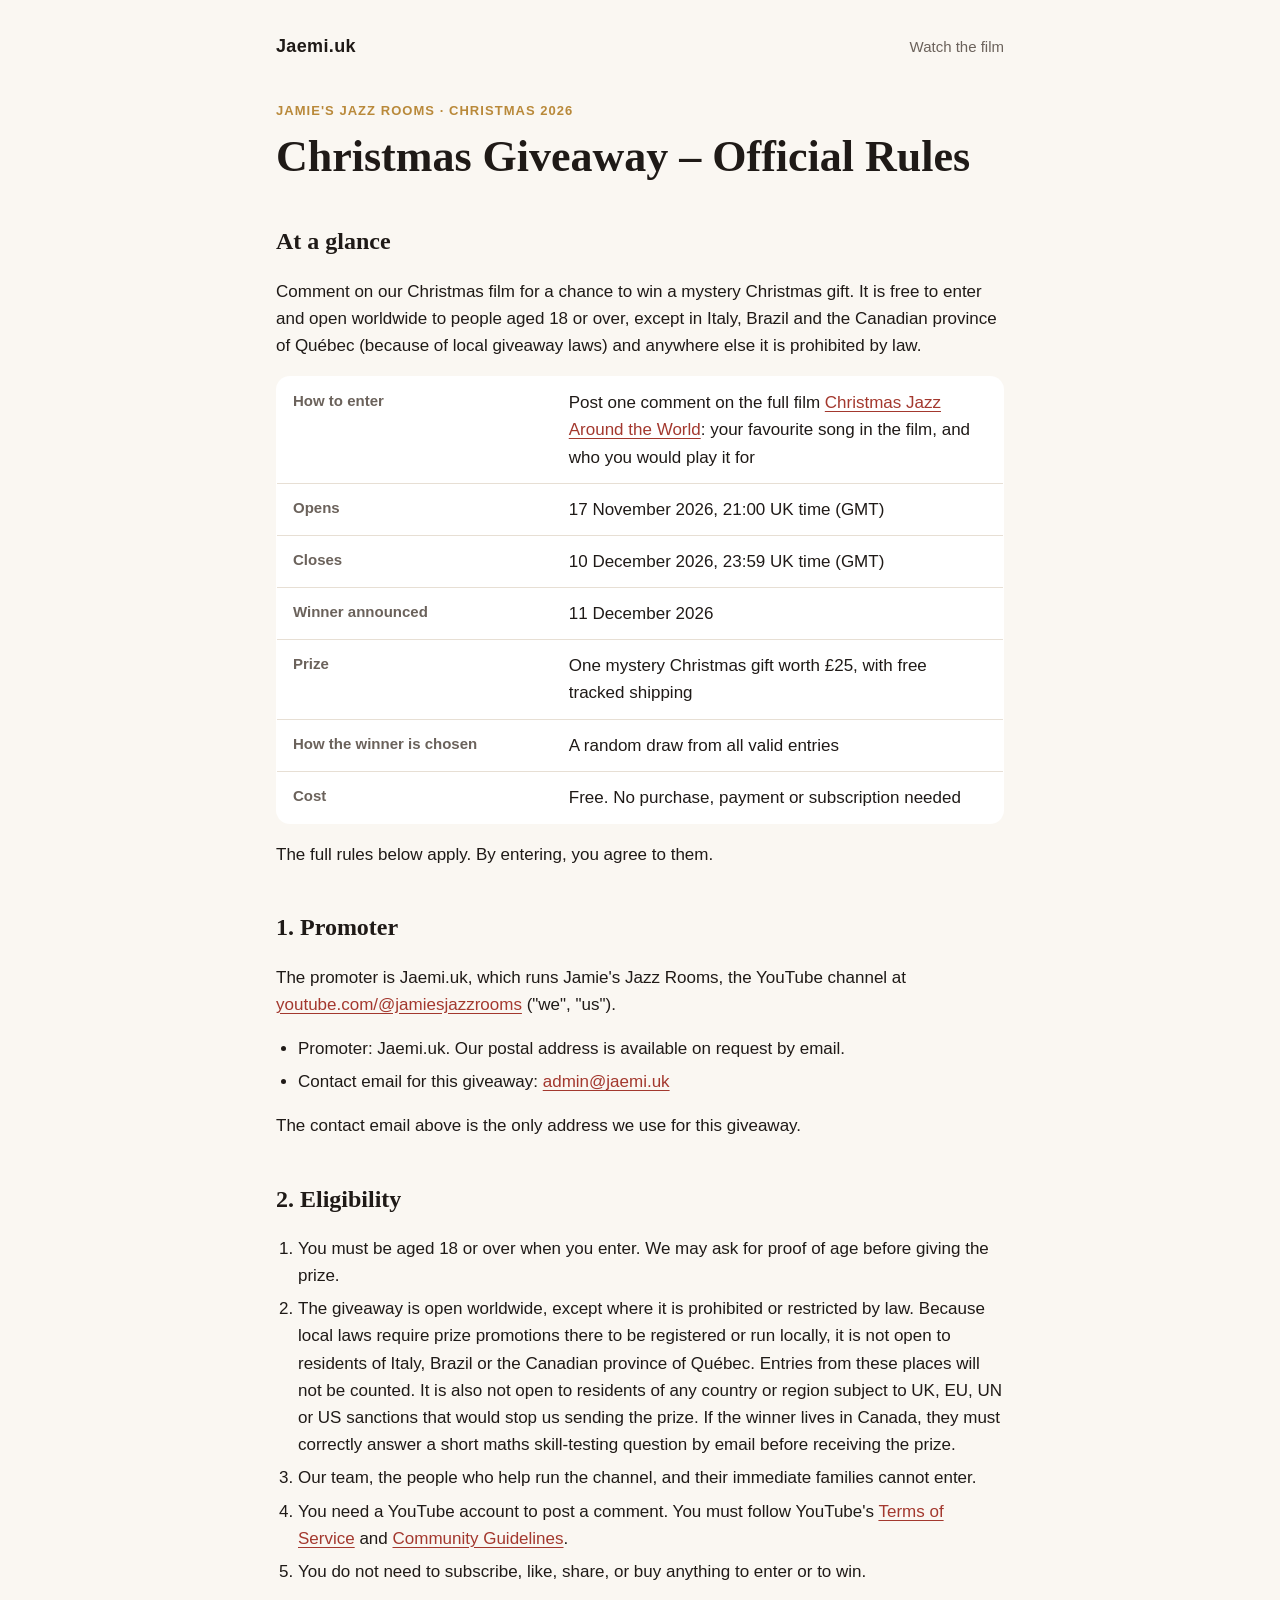
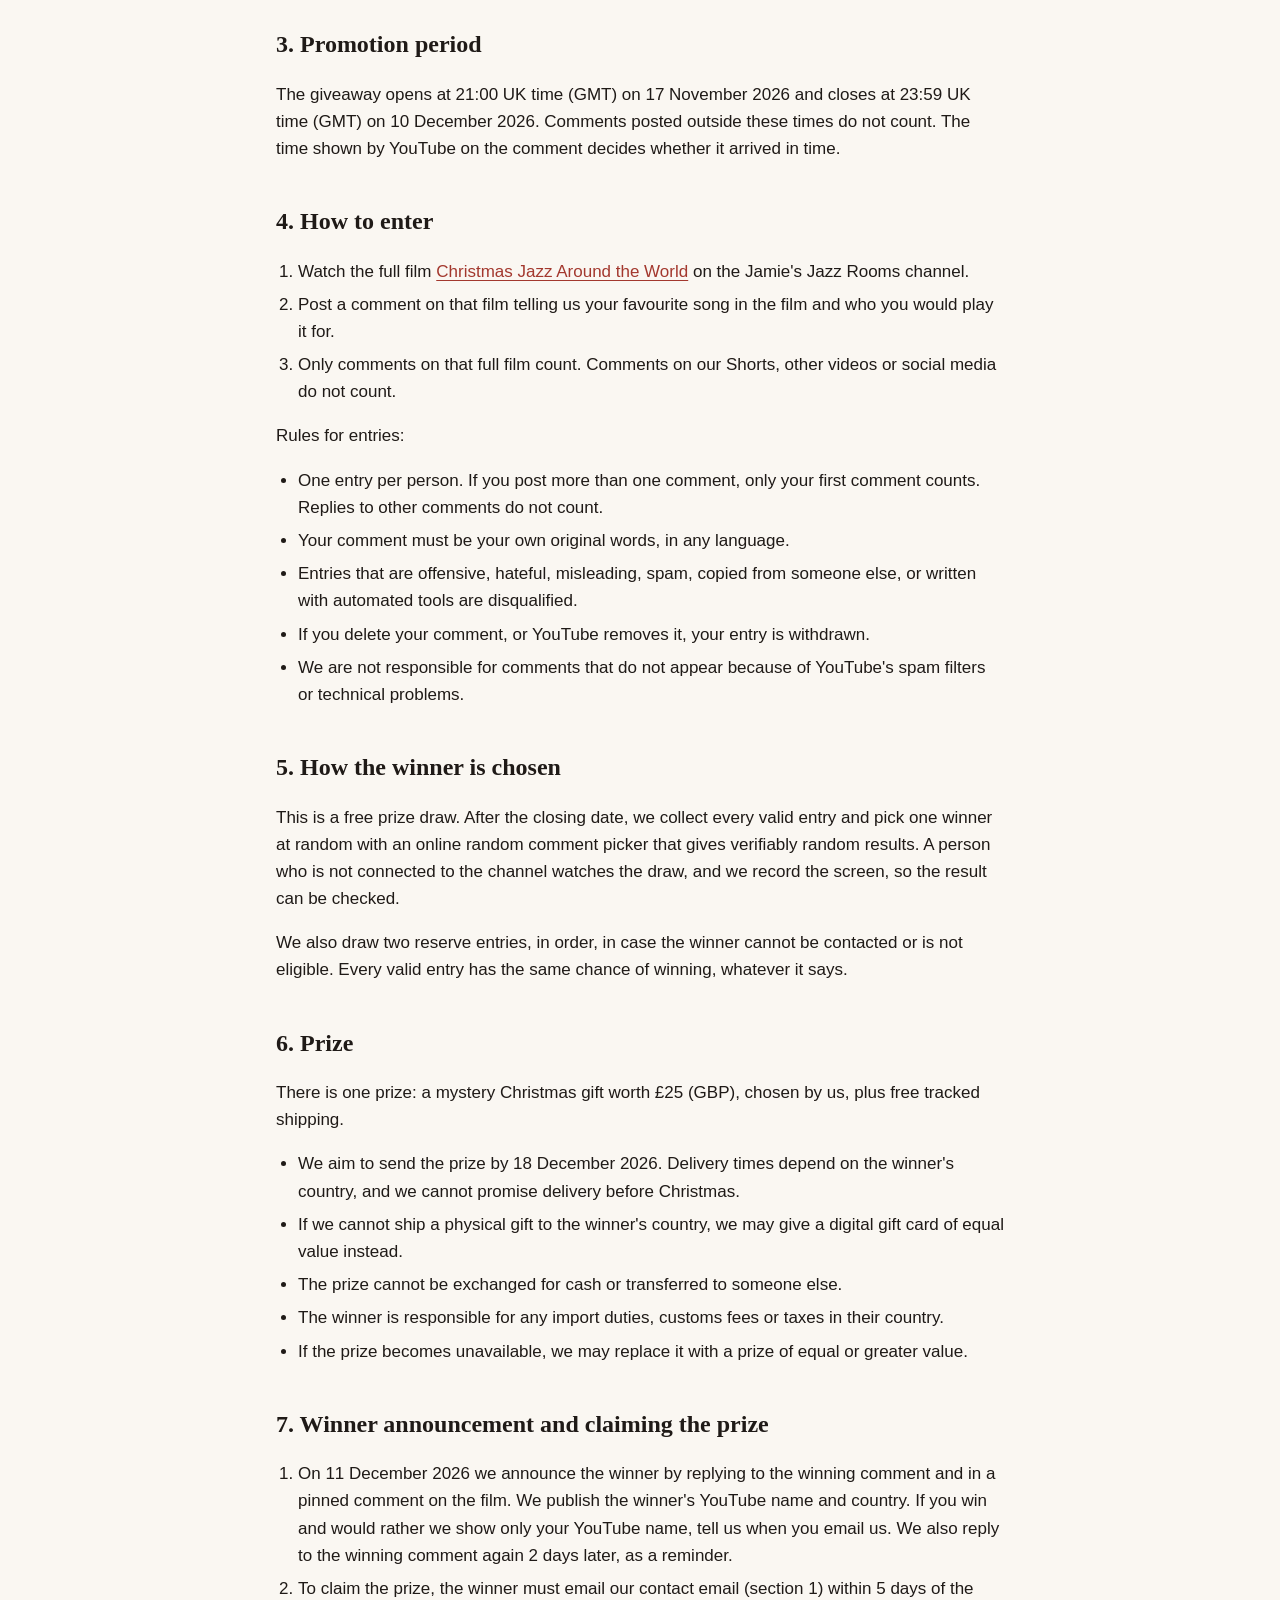
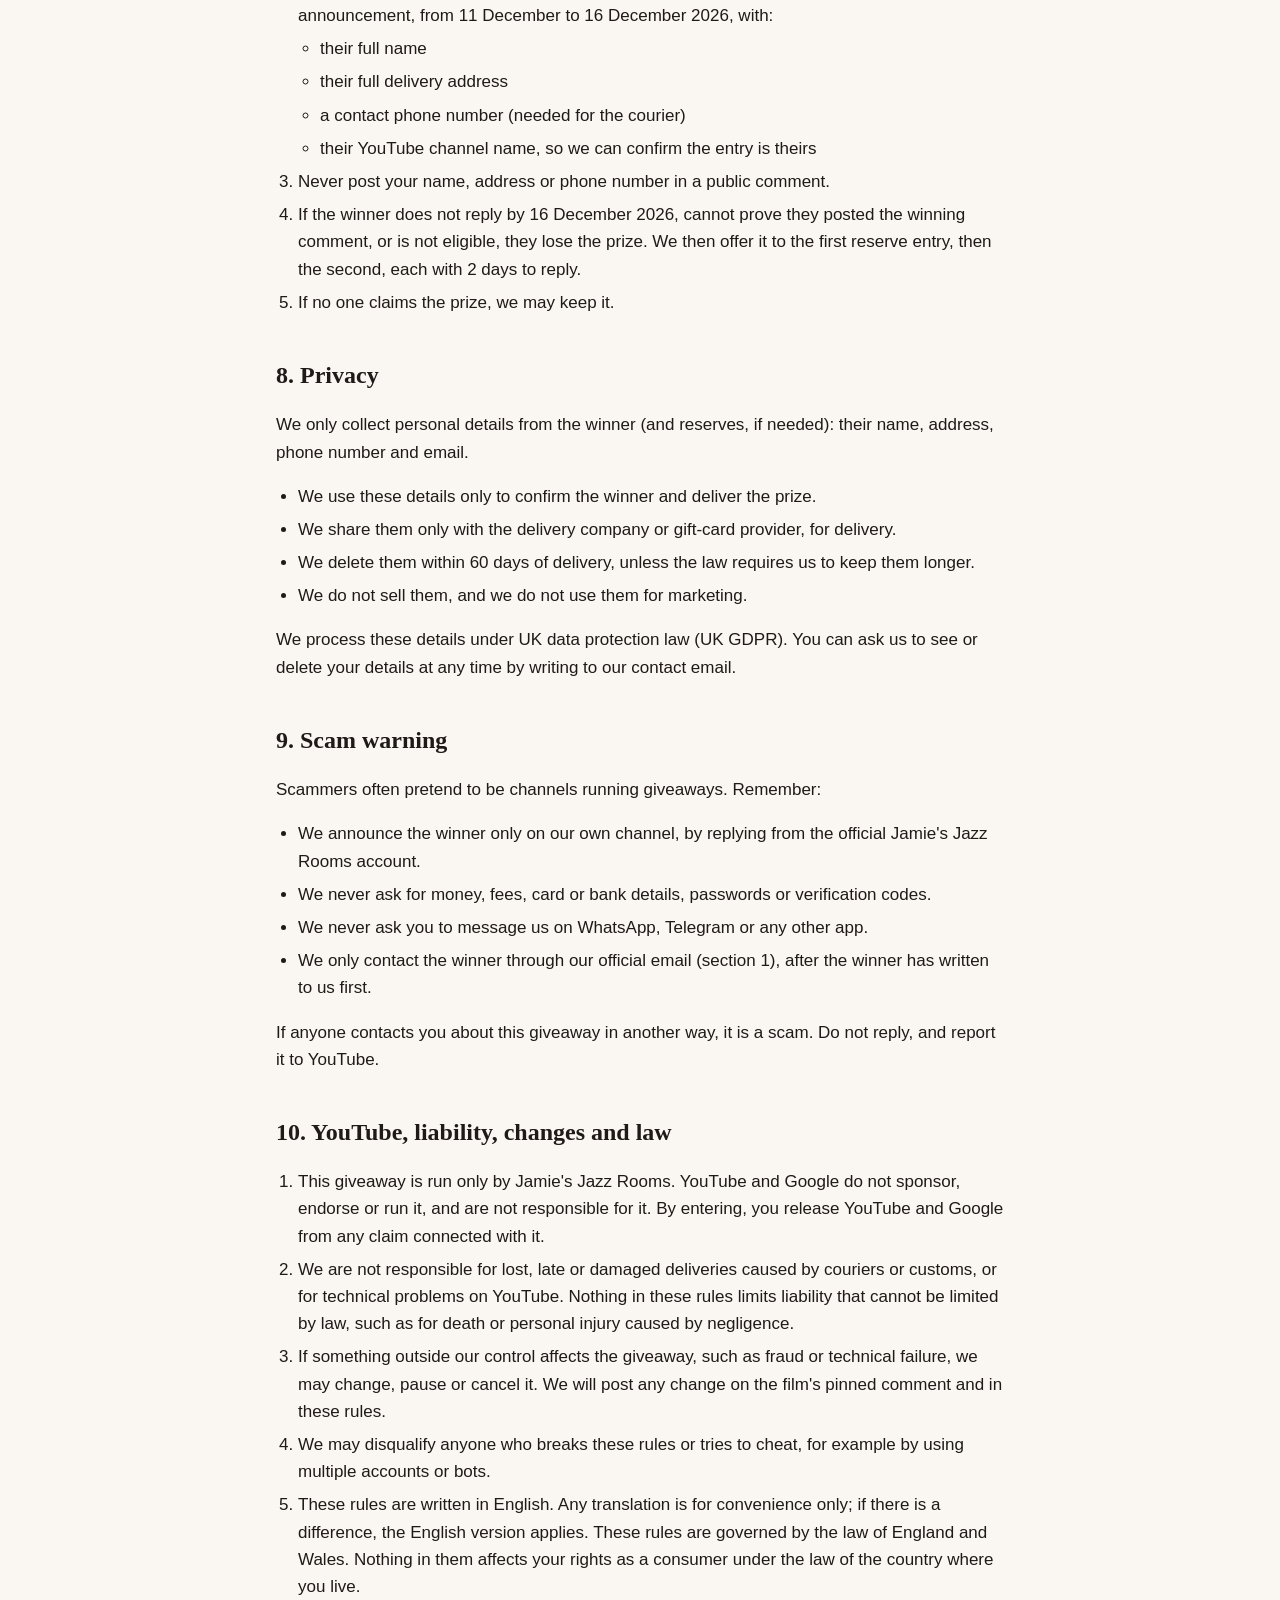
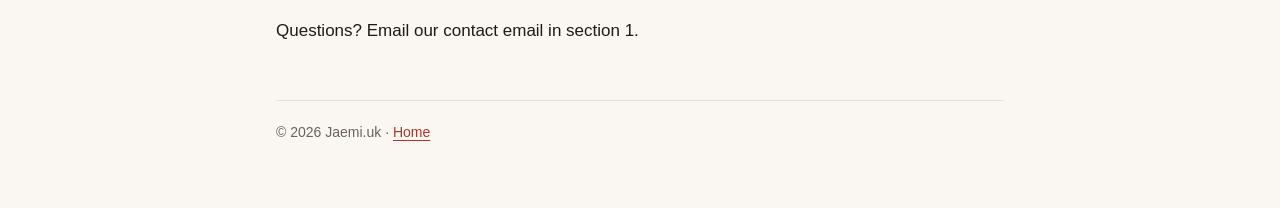
<file: games/xmastnc/index.html>
<!doctype html><html lang="en"><head><meta charset="utf-8"><title>Christmas Giveaway Rules</title><meta http-equiv="refresh" content="0; url=/games/XmasTnC/"><link rel="canonical" href="/games/XmasTnC/"></head><body><a href="/games/XmasTnC/">Christmas Giveaway Rules</a></body></html>
</file>
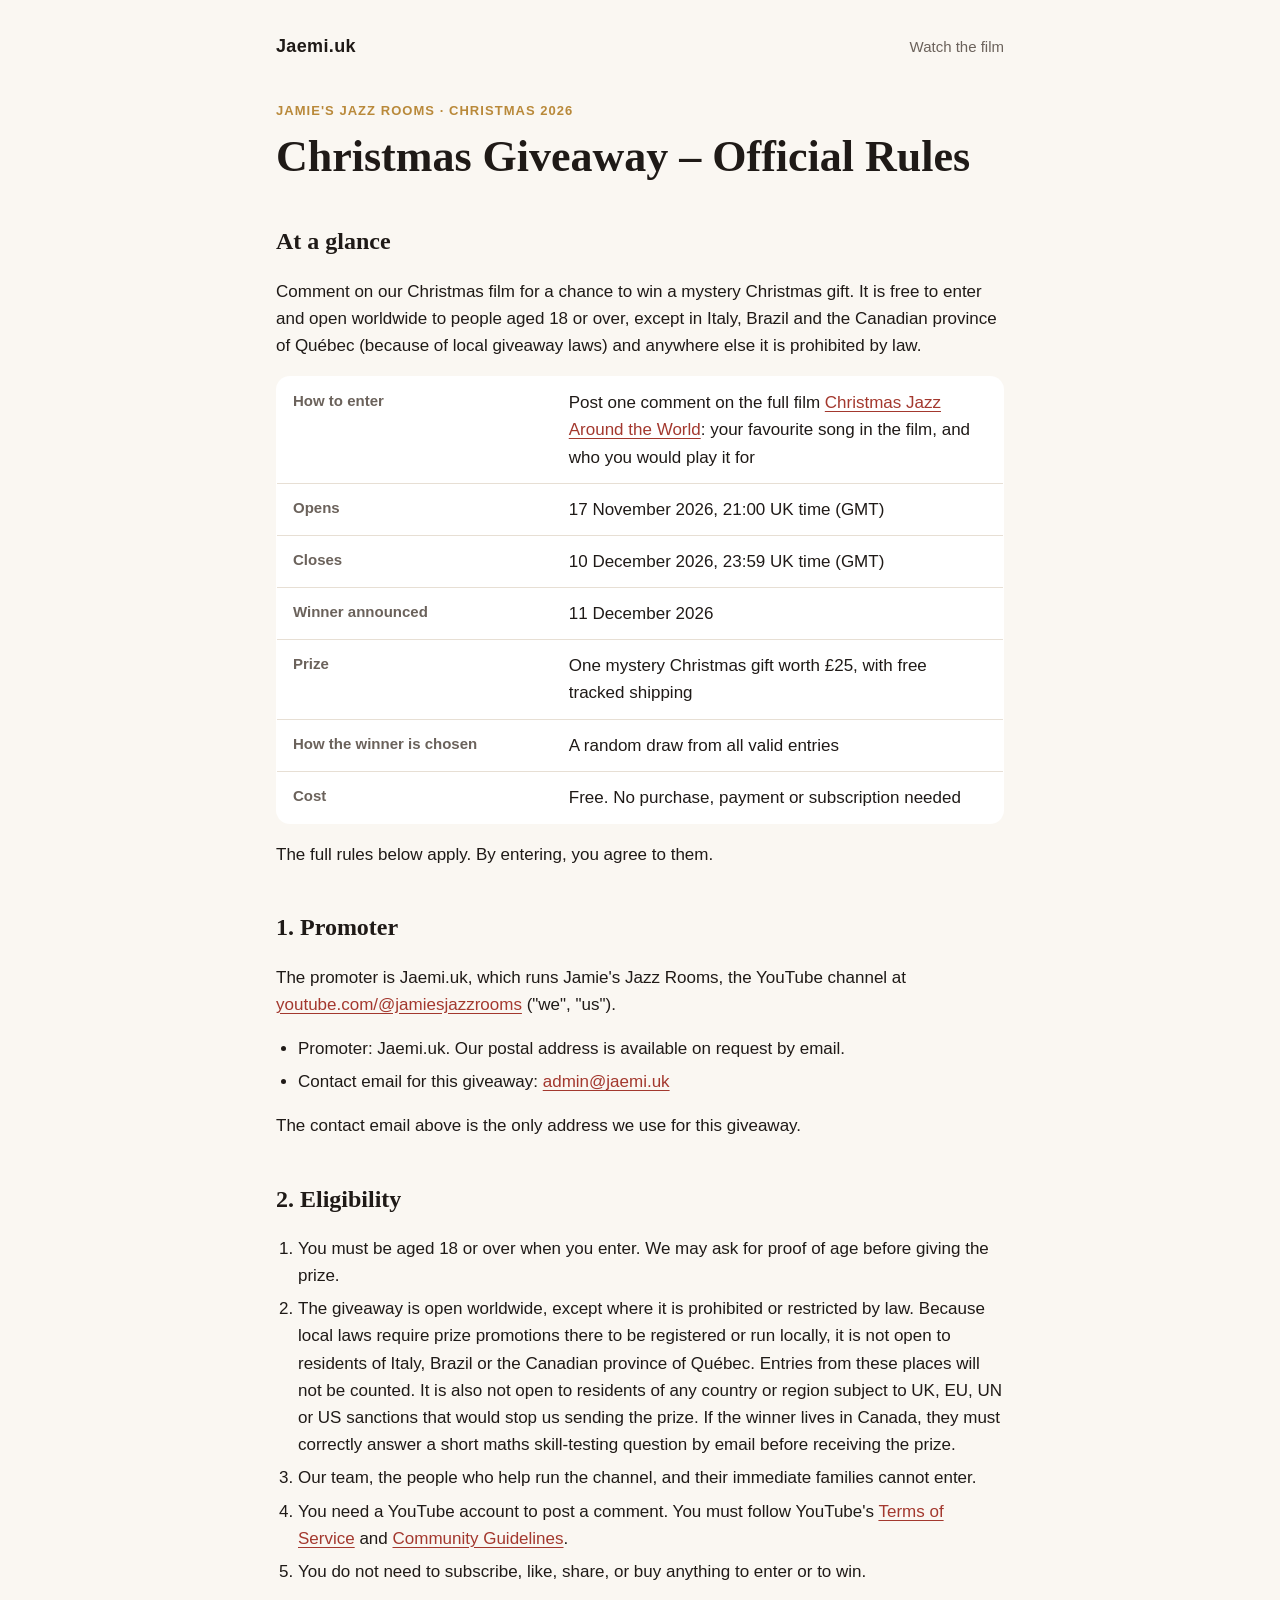
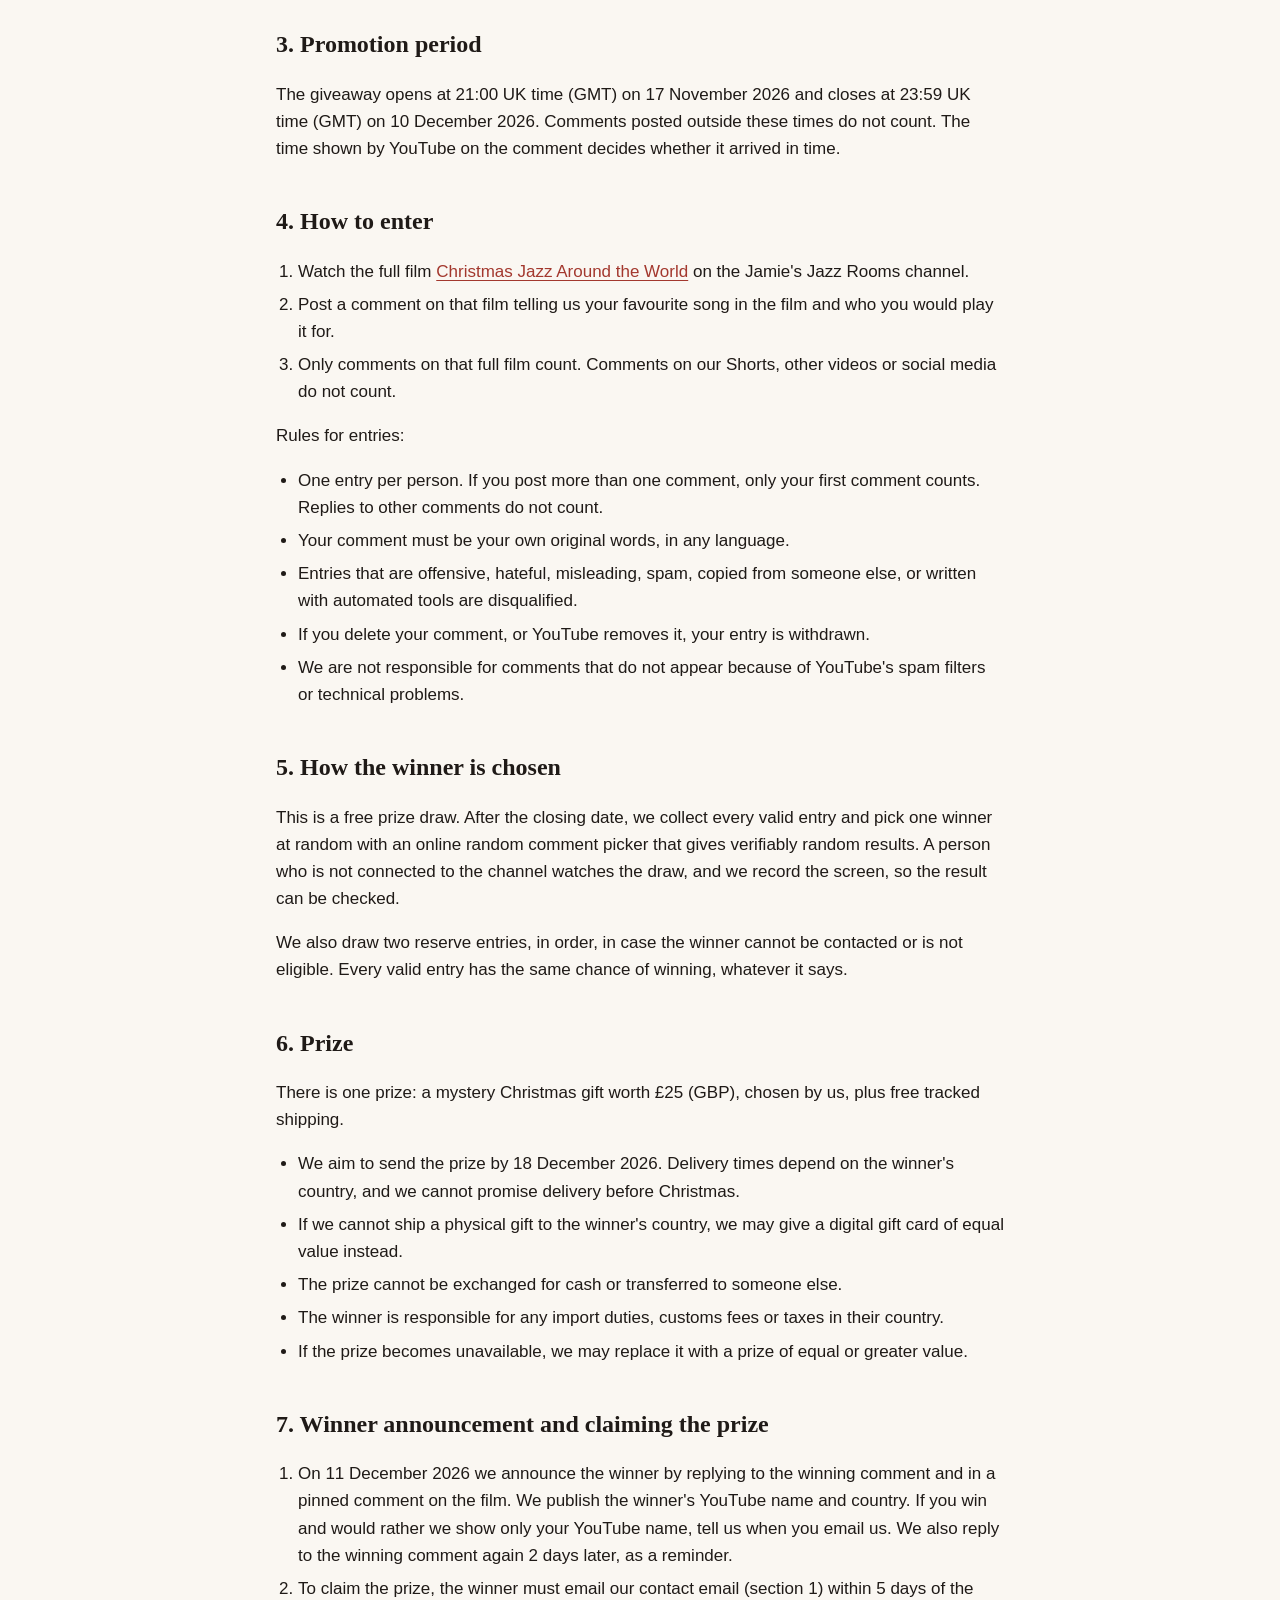
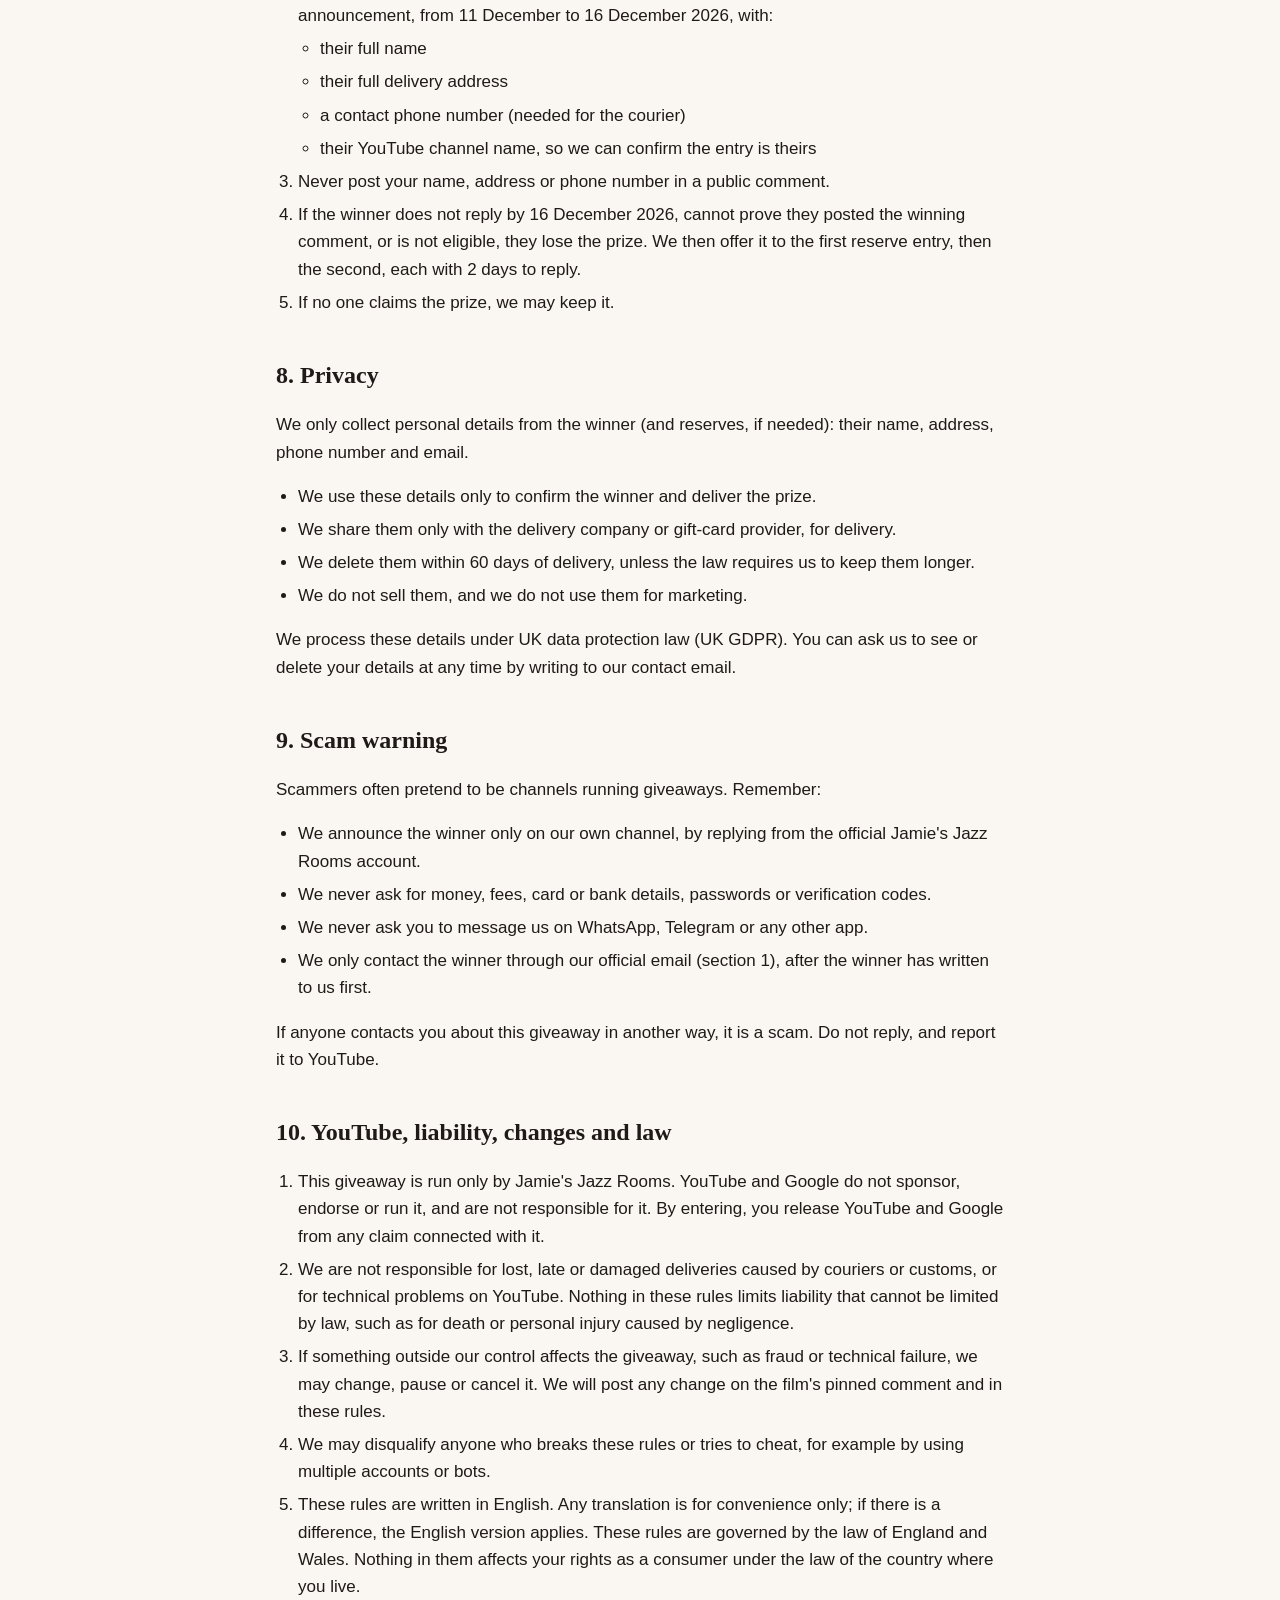
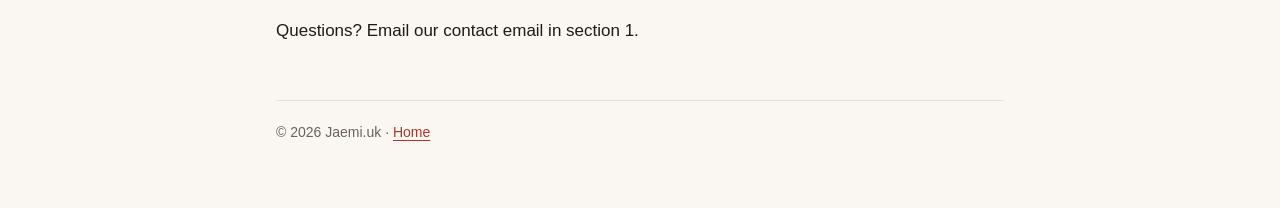
<file: games/XmasTnC/index.html>
<!doctype html>
<html lang="en">
<head>
<meta charset="utf-8">
<meta name="viewport" content="width=device-width, initial-scale=1">
<title>Christmas Giveaway Rules</title>
<meta name="description" content="Official rules for the Jamie's Jazz Rooms Christmas giveaway 2026. Free to enter, 18+, closes 10 December 2026.">
<link rel="stylesheet" href="/assets/site.css">
</head>
<body>
<div class="wrap">
  <header class="site">
    <a class="brand" href="/">Jaemi.uk</a>
    <nav><a href="https://www.youtube.com/watch?v=zZaZsq8hqIM">Watch the film</a></nav>
  </header>

  <p class="kicker">Jamie's Jazz Rooms · Christmas 2026</p>
  <h1>Christmas Giveaway – Official Rules</h1>

  <h2>At a glance</h2>
  <p>Comment on our Christmas film for a chance to win a mystery Christmas gift. It is free to enter and open worldwide to people aged 18 or over, except in Italy, Brazil and the Canadian province of Québec (because of local giveaway laws) and anywhere else it is prohibited by law.</p>
  <table class="glance">
    <tr><th>How to enter</th><td>Post one comment on the full film <a href="https://www.youtube.com/watch?v=zZaZsq8hqIM">Christmas Jazz Around the World</a>: your favourite song in the film, and who you would play it for</td></tr>
    <tr><th>Opens</th><td>17 November 2026, 21:00 UK time (GMT)</td></tr>
    <tr><th>Closes</th><td>10 December 2026, 23:59 UK time (GMT)</td></tr>
    <tr><th>Winner announced</th><td>11 December 2026</td></tr>
    <tr><th>Prize</th><td>One mystery Christmas gift worth £25, with free tracked shipping</td></tr>
    <tr><th>How the winner is chosen</th><td>A random draw from all valid entries</td></tr>
    <tr><th>Cost</th><td>Free. No purchase, payment or subscription needed</td></tr>
  </table>
  <p>The full rules below apply. By entering, you agree to them.</p>

  <h2>1. Promoter</h2>
  <p>The promoter is Jaemi.uk, which runs Jamie's Jazz Rooms, the YouTube channel at <a href="https://www.youtube.com/@JamiesJazzRooms">youtube.com/@jamiesjazzrooms</a> ("we", "us").</p>
  <ul>
    <li>Promoter: Jaemi.uk. Our postal address is available on request by email.</li>
    <li>Contact email for this giveaway: <a href="mailto:admin@jaemi.uk">admin@jaemi.uk</a></li>
  </ul>
  <p>The contact email above is the only address we use for this giveaway.</p>

  <h2>2. Eligibility</h2>
  <ol>
    <li>You must be aged 18 or over when you enter. We may ask for proof of age before giving the prize.</li>
    <li>The giveaway is open worldwide, except where it is prohibited or restricted by law. Because local laws require prize promotions there to be registered or run locally, it is not open to residents of Italy, Brazil or the Canadian province of Québec. Entries from these places will not be counted. It is also not open to residents of any country or region subject to UK, EU, UN or US sanctions that would stop us sending the prize. If the winner lives in Canada, they must correctly answer a short maths skill-testing question by email before receiving the prize.</li>
    <li>Our team, the people who help run the channel, and their immediate families cannot enter.</li>
    <li>You need a YouTube account to post a comment. You must follow YouTube's <a href="https://www.youtube.com/t/terms">Terms of Service</a> and <a href="https://www.youtube.com/howyoutubeworks/policies/community-guidelines/">Community Guidelines</a>.</li>
    <li>You do not need to subscribe, like, share, or buy anything to enter or to win.</li>
  </ol>

  <h2>3. Promotion period</h2>
  <p>The giveaway opens at 21:00 UK time (GMT) on 17 November 2026 and closes at 23:59 UK time (GMT) on 10 December 2026. Comments posted outside these times do not count. The time shown by YouTube on the comment decides whether it arrived in time.</p>

  <h2>4. How to enter</h2>
  <ol>
    <li>Watch the full film <a href="https://www.youtube.com/watch?v=zZaZsq8hqIM">Christmas Jazz Around the World</a> on the Jamie's Jazz Rooms channel.</li>
    <li>Post a comment on that film telling us your favourite song in the film and who you would play it for.</li>
    <li>Only comments on that full film count. Comments on our Shorts, other videos or social media do not count.</li>
  </ol>
  <p>Rules for entries:</p>
  <ul>
    <li>One entry per person. If you post more than one comment, only your first comment counts. Replies to other comments do not count.</li>
    <li>Your comment must be your own original words, in any language.</li>
    <li>Entries that are offensive, hateful, misleading, spam, copied from someone else, or written with automated tools are disqualified.</li>
    <li>If you delete your comment, or YouTube removes it, your entry is withdrawn.</li>
    <li>We are not responsible for comments that do not appear because of YouTube's spam filters or technical problems.</li>
  </ul>

  <h2>5. How the winner is chosen</h2>
  <p>This is a free prize draw. After the closing date, we collect every valid entry and pick one winner at random with an online random comment picker that gives verifiably random results. A person who is not connected to the channel watches the draw, and we record the screen, so the result can be checked.</p>
  <p>We also draw two reserve entries, in order, in case the winner cannot be contacted or is not eligible. Every valid entry has the same chance of winning, whatever it says.</p>

  <h2>6. Prize</h2>
  <p>There is one prize: a mystery Christmas gift worth £25 (GBP), chosen by us, plus free tracked shipping.</p>
  <ul>
    <li>We aim to send the prize by 18 December 2026. Delivery times depend on the winner's country, and we cannot promise delivery before Christmas.</li>
    <li>If we cannot ship a physical gift to the winner's country, we may give a digital gift card of equal value instead.</li>
    <li>The prize cannot be exchanged for cash or transferred to someone else.</li>
    <li>The winner is responsible for any import duties, customs fees or taxes in their country.</li>
    <li>If the prize becomes unavailable, we may replace it with a prize of equal or greater value.</li>
  </ul>

  <h2>7. Winner announcement and claiming the prize</h2>
  <ol>
    <li>On 11 December 2026 we announce the winner by replying to the winning comment and in a pinned comment on the film. We publish the winner's YouTube name and country. If you win and would rather we show only your YouTube name, tell us when you email us. We also reply to the winning comment again 2 days later, as a reminder.</li>
    <li>To claim the prize, the winner must email our contact email (section 1) within 5 days of the announcement, from 11 December to 16 December 2026, with:
      <ul>
        <li>their full name</li>
        <li>their full delivery address</li>
        <li>a contact phone number (needed for the courier)</li>
        <li>their YouTube channel name, so we can confirm the entry is theirs</li>
      </ul>
    </li>
    <li>Never post your name, address or phone number in a public comment.</li>
    <li>If the winner does not reply by 16 December 2026, cannot prove they posted the winning comment, or is not eligible, they lose the prize. We then offer it to the first reserve entry, then the second, each with 2 days to reply.</li>
    <li>If no one claims the prize, we may keep it.</li>
  </ol>

  <h2>8. Privacy</h2>
  <p>We only collect personal details from the winner (and reserves, if needed): their name, address, phone number and email.</p>
  <ul>
    <li>We use these details only to confirm the winner and deliver the prize.</li>
    <li>We share them only with the delivery company or gift-card provider, for delivery.</li>
    <li>We delete them within 60 days of delivery, unless the law requires us to keep them longer.</li>
    <li>We do not sell them, and we do not use them for marketing.</li>
  </ul>
  <p>We process these details under UK data protection law (UK GDPR). You can ask us to see or delete your details at any time by writing to our contact email.</p>

  <h2>9. Scam warning</h2>
  <p>Scammers often pretend to be channels running giveaways. Remember:</p>
  <ul>
    <li>We announce the winner only on our own channel, by replying from the official Jamie's Jazz Rooms account.</li>
    <li>We never ask for money, fees, card or bank details, passwords or verification codes.</li>
    <li>We never ask you to message us on WhatsApp, Telegram or any other app.</li>
    <li>We only contact the winner through our official email (section 1), after the winner has written to us first.</li>
  </ul>
  <p>If anyone contacts you about this giveaway in another way, it is a scam. Do not reply, and report it to YouTube.</p>

  <h2>10. YouTube, liability, changes and law</h2>
  <ol>
    <li>This giveaway is run only by Jamie's Jazz Rooms. YouTube and Google do not sponsor, endorse or run it, and are not responsible for it. By entering, you release YouTube and Google from any claim connected with it.</li>
    <li>We are not responsible for lost, late or damaged deliveries caused by couriers or customs, or for technical problems on YouTube. Nothing in these rules limits liability that cannot be limited by law, such as for death or personal injury caused by negligence.</li>
    <li>If something outside our control affects the giveaway, such as fraud or technical failure, we may change, pause or cancel it. We will post any change on the film's pinned comment and in these rules.</li>
    <li>We may disqualify anyone who breaks these rules or tries to cheat, for example by using multiple accounts or bots.</li>
    <li>These rules are written in English. Any translation is for convenience only; if there is a difference, the English version applies. These rules are governed by the law of England and Wales. Nothing in them affects your rights as a consumer under the law of the country where you live.</li>
  </ol>
  <p>Questions? Email our contact email in section 1.</p>

  <footer class="site">© 2026 Jaemi.uk · <a href="/">Home</a></footer>
</div>
</body>
</html>
</file>
<file: assets/space.css>
/* Jaemi Space: mobile-first styles for the home page.
   Colour carries meaning: mint = Watch, lilac = Learn, amber = Discover.
   Lit, solid surfaces work today; dashed blueprint surfaces are not built yet. */

@font-face {
  font-family: "Space Grotesk";
  src: url("/assets/fonts/space-grotesk.woff2") format("woff2");
  font-weight: 300 700;
  font-display: swap;
}
@font-face {
  font-family: "JetBrains Mono";
  src: url("/assets/fonts/jetbrains-mono.woff2") format("woff2");
  font-weight: 100 800;
  font-display: swap;
}

:root {
  color-scheme: dark;
  --night: #0A1230;
  --night-2: #0E1739;
  --panel: #121C42;
  --panel-2: #17234F;
  --line: #2A3768;
  --ink: #EEF2FF;
  --muted: #A9B4DA;
  --faint: #7C88B4;
  --mint: #6CF5D6;
  --lilac: #B9A4FF;
  --amber: #FFC86B;
  --eye: var(--mint);
  --sans: "Space Grotesk", ui-sans-serif, system-ui, -apple-system, "Segoe UI", sans-serif;
  --mono: "JetBrains Mono", ui-monospace, "SFMono-Regular", Menlo, monospace;
  --pad: clamp(16px, 5vw, 40px);
  --max: 1160px;
  --r-lg: 22px;
  --r-md: 14px;
  --r-sm: 10px;
  --top-h: 60px;
}

* { box-sizing: border-box; }
html { -webkit-text-size-adjust: 100%; scroll-behavior: smooth; scroll-padding-top: calc(var(--top-h) + 16px); }
body {
  margin: 0;
  background: var(--night);
  color: var(--ink);
  font: 400 17px/1.6 var(--sans);
  overflow-x: hidden;
  -webkit-font-smoothing: antialiased;
}
body::before {
  /* faint engineering grid behind everything */
  content: "";
  position: fixed;
  inset: 0;
  z-index: -1;
  background:
    radial-gradient(1200px 600px at 80% -10%, #1B2A6B55, transparent 70%),
    linear-gradient(#ffffff06 1px, transparent 1px) 0 0 / 32px 32px,
    linear-gradient(90deg, #ffffff06 1px, transparent 1px) 0 0 / 32px 32px,
    var(--night);
}
a { color: inherit; }
img, svg { display: block; }
h1, h2, h3 { margin: 0; font-weight: 700; letter-spacing: -0.02em; }
p { margin: 0; }
ul { margin: 0; padding: 0; list-style: none; }
:focus-visible { outline: 3px solid var(--amber); outline-offset: 3px; border-radius: 6px; }
a, button { -webkit-tap-highlight-color: transparent; touch-action: manipulation; }

.skip { position: absolute; left: 12px; top: -60px; z-index: 50; background: var(--amber); color: var(--night); padding: 10px 14px; border-radius: 8px; font-weight: 600; text-decoration: none; }
.skip:focus { top: 12px; }

/* ---------- Header ---------- */
.top {
  position: sticky;
  top: 0;
  z-index: 20;
  padding-top: env(safe-area-inset-top, 0px);
  background: color-mix(in srgb, var(--night) 86%, transparent);
  -webkit-backdrop-filter: blur(12px);
  backdrop-filter: blur(12px);
  border-bottom: 1px solid #2A376880;
}
.top-inner {
  max-width: var(--max);
  margin: 0 auto;
  height: var(--top-h);
  padding: 0 max(var(--pad), env(safe-area-inset-left, 0px));
  display: flex;
  align-items: center;
  justify-content: space-between;
  gap: 12px;
}
.brand { display: inline-flex; align-items: center; gap: 9px; text-decoration: none; min-height: 44px; }
.mini-bot { width: 30px; height: 30px; flex: none; }
.brand-word { font-size: 19px; font-weight: 400; letter-spacing: -0.03em; white-space: nowrap; }
.brand-word b { font-weight: 700; }
.nav-inline { display: none; gap: 2px; }
html:not(.js) .nav-inline { display: flex; }
.nav-inline a {
  display: inline-flex;
  align-items: center;
  min-height: 44px;
  padding: 0 9px;
  border-radius: 10px;
  color: var(--muted);
  text-decoration: none;
  font-size: 14px;
  font-weight: 500;
}
.nav-inline a:hover { color: var(--ink); background: #ffffff0a; }

/* Robot parts shared by the header face and the hero robot */
.eye { fill: var(--eye); transition: fill .5s ease; }
.antenna-dot { fill: var(--lilac); }
.mouth, .pulse, .eye-happy { stroke: var(--eye); transition: stroke .5s ease; }
.eye-happy { opacity: 0; }

/* ---------- Layout ---------- */
main { display: block; }
.section, .hero, .closing {
  max-width: var(--max);
  margin: 0 auto;
  padding-left: max(var(--pad), env(safe-area-inset-left, 0px));
  padding-right: max(var(--pad), env(safe-area-inset-right, 0px));
}
.section { padding-top: 64px; }
.section-head { display: grid; gap: 10px; margin-bottom: 24px; max-width: 640px; }
.section-head h2 { font-size: clamp(28px, 7vw, 40px); line-height: 1.1; text-wrap: balance; }
.section-head p { color: var(--muted); font-size: 16px; }

/* ---------- Hero ---------- */
.hero {
  display: grid;
  gap: 8px;
  padding-top: 12px;
  padding-bottom: 40px;
}
.hero-bot { position: relative; display: grid; justify-items: center; }
.bot-button {
  appearance: none;
  border: 0;
  background: none;
  padding: 0;
  margin: 0;
  cursor: pointer;
  width: min(300px, 76vw, 40svh);
  border-radius: 40px;
  color: var(--eye); /* feeds the glow gradient */
}
.bot { width: 100%; height: auto; overflow: visible; }
.hud { stroke: var(--eye); opacity: .55; transition: stroke .5s; }
.orbit-sat { fill: var(--eye); transition: fill .5s; }
.sparks { stroke: var(--lilac); opacity: .8; }
.scan { fill: var(--eye); opacity: 0; }
.bot-chat {
  display: inline-flex;
  align-items: center;
  gap: 9px;
  min-height: 44px;
  margin-top: -4px;
  padding: 0 16px;
  border-radius: 999px;
  border: 1px solid #6CF5D655;
  background: #6CF5D612;
  color: var(--ink);
  font: 500 15px var(--sans);
  cursor: pointer;
}
.bot-chat .dot { width: 8px; height: 8px; border-radius: 50%; background: var(--mint); box-shadow: 0 0 10px var(--mint); }
.bot-chat:hover { background: #6CF5D622; }
.sr { position: absolute; width: 1px; height: 1px; overflow: hidden; clip: rect(0 0 0 0); white-space: nowrap; }

.bubble {
  position: relative;
  max-width: 260px;
  margin-bottom: 6px;
  padding: 10px 14px;
  border: 1px solid var(--line);
  border-radius: 16px 16px 16px 6px;
  background: var(--panel);
  color: var(--ink);
  font-size: 15px;
  line-height: 1.4;
  min-height: 42px;
  text-align: left;
  box-shadow: 0 0 0 4px #0A123080;
}
.bubble::after {
  content: "";
  position: absolute;
  left: 22px;
  bottom: -7px;
  width: 12px;
  height: 12px;
  background: var(--panel);
  border-right: 1px solid var(--line);
  border-bottom: 1px solid var(--line);
  transform: rotate(45deg);
}

.hero-copy { display: grid; gap: 16px; }
.hello { color: var(--eye); font-weight: 500; font-size: 15px; transition: color .5s; }
.hero h1 {
  font-size: clamp(40px, 11.5vw, 76px);
  line-height: 1.02;
  letter-spacing: -0.045em;
  text-wrap: balance;
}
.lede { color: var(--muted); font-size: 17px; max-width: 34em; }
.actions { display: grid; gap: 10px; margin-top: 4px; }
.meaning { color: var(--faint); font-size: 14px; }
.meaning [lang="ko"] { color: var(--ink); font-weight: 600; }
.meaning em { font-style: normal; color: var(--ink); }

/* Buttons */
.btn {
  display: inline-flex;
  align-items: center;
  justify-content: center;
  gap: 8px;
  min-height: 52px;
  padding: 0 22px;
  border-radius: 14px;
  font-size: 16px;
  font-weight: 600;
  text-decoration: none;
  text-align: center;
  font-family: inherit;
  border: 0;
  cursor: pointer;
  transition: transform .15s, background-color .2s, box-shadow .2s;
}
.btn:active { transform: scale(.98); }
.btn-primary { background: var(--mint); color: #06152C; }
.btn-ghost { border: 1px solid var(--line) !important; color: var(--ink); background: #ffffff05; }
.btn-small { min-height: 46px; padding: 0 16px; font-size: 15px; border-radius: 12px; }

/* ---------- Ticker ---------- */
.ticker {
  overflow: hidden;
  border-block: 1px solid var(--line);
  background: #0C1536;
  -webkit-mask-image: linear-gradient(90deg, transparent, #000 8%, #000 92%, transparent);
  mask-image: linear-gradient(90deg, transparent, #000 8%, #000 92%, transparent);
}
.ticker-track { display: flex; width: max-content; }
.ticker-set { display: flex; flex: none; }
.ticker-set li {
  display: flex;
  align-items: center;
  gap: 22px;
  padding: 14px 0 14px 22px;
  font-size: 14px;
  color: var(--muted);
  white-space: nowrap;
}
.ticker-set li::after {
  /* little robot bolt between items */
  content: "";
  width: 9px;
  height: 9px;
  border: 2px solid var(--mint);
  border-radius: 3px;
  transform: rotate(45deg);
  opacity: .7;
}

/* ---------- Three spaces ---------- */
.spaces { display: grid; gap: 16px; }
.space {
  position: relative;
  display: grid;
  gap: 14px;
  align-content: start;
  padding: 22px 18px 18px;
  border: 1px solid var(--line);
  border-top: 3px solid var(--accent);
  border-radius: var(--r-lg);
  background: linear-gradient(180deg, color-mix(in srgb, var(--accent) 7%, var(--panel)), var(--panel) 140px);
}
.space-head { display: flex; align-items: center; gap: 14px; }
.space-icon {
  width: 48px;
  height: 48px;
  flex: none;
  display: grid;
  place-items: center;
  border-radius: 14px;
  border: 1px solid color-mix(in srgb, var(--accent) 55%, transparent);
  background: color-mix(in srgb, var(--accent) 12%, transparent);
  color: var(--accent);
}
.space-icon svg { width: 24px; height: 24px; fill: none; stroke: currentColor; stroke-width: 1.8; stroke-linecap: round; stroke-linejoin: round; }
.space-icon .fill { fill: currentColor; stroke: none; }
.space h3 { font-size: 24px; line-height: 1.2; }
.space-text { color: var(--muted); font-size: 16px; }

.rows { display: grid; gap: 8px; }
.row {
  display: grid;
  grid-template-columns: 1fr auto;
  grid-template-areas: "title pill" "sub sub";
  align-items: center;
  column-gap: 10px;
  row-gap: 2px;
  min-height: 60px;
  padding: 11px 12px 11px 14px;
  border-radius: var(--r-md);
  border: 1px solid #ffffff12;
  background: #0A1230;
  text-decoration: none;
  transition: border-color .2s, background-color .2s;
}
a.row:active { background: #0D1740; }
.row-text { display: contents; }
.row-text b { grid-area: title; font-weight: 600; font-size: 16px; line-height: 1.3; min-width: 0; }
.row-text small { grid-area: sub; color: var(--faint); font-size: 13.5px; line-height: 1.4; }
.row .pill { grid-area: pill; }
.row-plan {
  /* blueprint: not built yet */
  background:
    linear-gradient(#ffffff05 1px, transparent 1px) 0 0 / 12px 12px,
    linear-gradient(90deg, #ffffff05 1px, transparent 1px) 0 0 / 12px 12px,
    transparent;
  border: 1px dashed color-mix(in srgb, var(--accent) 45%, var(--line));
}
.row-plan .row-text b { color: #D5DCF5; }

/* Status pills */
.pill {
  display: inline-flex;
  align-items: center;
  gap: 6px;
  height: 26px;
  padding: 0 10px;
  border-radius: 999px;
  font: 500 11.5px/1 var(--mono);
  letter-spacing: 0;
  white-space: nowrap;
}
.pill::before { content: ""; width: 7px; height: 7px; border-radius: 50%; background: currentColor; }
.pill-live { color: var(--mint); background: #6CF5D61A; border: 1px solid #6CF5D655; }
.pill-live::before { box-shadow: 0 0 8px currentColor; }
.pill-soon { color: var(--lilac); background: #B9A4FF14; border: 1px dashed #B9A4FF77; }
.pill-off { color: var(--faint); background: transparent; border: 1px dashed #7C88B466; }
.pill-off::before { background: transparent; border: 1.5px solid currentColor; }

/* ---------- Channels ---------- */
.channels { display: grid; gap: 16px; }
.channel {
  display: grid;
  gap: 12px;
  align-content: start;
  padding: 20px 18px 18px;
  border-radius: var(--r-lg);
  border: 1px solid var(--line);
  background: var(--panel);
}
.channel h3 { font-size: 22px; }
.channel p { color: var(--muted); font-size: 16px; }
.channel-actions { display: flex; flex-wrap: wrap; gap: 8px; margin-top: 4px; }
.channel-actions .btn { flex: 1 1 auto; white-space: nowrap; }
.channel .btn-primary { background: var(--accent); }
.channel-plan {
  background:
    linear-gradient(#ffffff05 1px, transparent 1px) 0 0 / 16px 16px,
    linear-gradient(90deg, #ffffff05 1px, transparent 1px) 0 0 / 16px 16px,
    transparent;
  border: 1px dashed #B9A4FF55;
}
.channel-plan h3 { color: #D5DCF5; }
.wave { display: flex; align-items: center; gap: 5px; height: 40px; }
.wave i { width: 5px; height: 40%; border-radius: 3px; background: var(--accent); opacity: .85; }
.wave i:nth-child(2) { height: 75%; } .wave i:nth-child(3) { height: 55%; } .wave i:nth-child(4) { height: 100%; }
.wave i:nth-child(5) { height: 60%; } .wave i:nth-child(6) { height: 85%; } .wave i:nth-child(7) { height: 35%; }
.cat { width: 64px; height: 40px; fill: none; stroke: var(--lilac); stroke-width: 2.2; stroke-linecap: round; stroke-linejoin: round; }
.soon-note { align-self: center; color: var(--faint); font-size: 14px; }

/* ---------- Workbench ---------- */
.bench-grid { display: grid; gap: 16px; }
.diag {
  padding: 18px;
  border-radius: var(--r-lg);
  background: #070E27;
  border: 1px solid var(--line);
  font-family: var(--mono);
}
.diag-title { font-size: 13px; color: var(--faint); margin-bottom: 10px; }
.diag-list { display: grid; }
.diag-list li {
  display: grid;
  grid-template-columns: 12px 1fr auto;
  align-items: center;
  gap: 12px;
  min-height: 40px;
  border-bottom: 1px solid #ffffff0d;
  font-size: 13.5px;
}
.diag-list li:last-child { border-bottom: 0; }
.diag-list span:not(.led) { color: #D5DCF5; }
.diag-list b { font-weight: 500; }
.led { width: 10px; height: 10px; border-radius: 50%; }
[data-state="on"] .led { background: var(--mint); box-shadow: 0 0 10px var(--mint); }
[data-state="on"] b { color: var(--mint); }
[data-state="soon"] .led { background: var(--lilac); box-shadow: 0 0 8px #B9A4FF99; }
[data-state="soon"] b { color: var(--lilac); }
[data-state="off"] .led { border: 1.5px solid var(--faint); }
[data-state="off"] b { color: var(--faint); }

.blueprint {
  display: grid;
  gap: 12px;
  align-content: start;
  padding: 18px;
  border-radius: var(--r-lg);
  border: 1px dashed color-mix(in srgb, var(--accent) 50%, var(--line));
  background:
    linear-gradient(#ffffff06 1px, transparent 1px) 0 0 / 16px 16px,
    linear-gradient(90deg, #ffffff06 1px, transparent 1px) 0 0 / 16px 16px,
    #0B1435;
}
.bp-art {
  border-radius: var(--r-md);
  border: 1px solid #ffffff0f;
  padding: 12px;
  background: #0A1230;
}
.bp-art svg { width: 100%; height: auto; max-height: 72px; fill: none; stroke: var(--accent); stroke-width: 1.5; stroke-dasharray: 5 5; opacity: .75; }
.blueprint h3 { font-size: 22px; }
.blueprint p { color: var(--muted); font-size: 16px; }
.bp-status { display: flex; flex-wrap: wrap; align-items: center; gap: 8px 12px; font-size: 14px; color: var(--faint) !important; }

/* ---------- Closing & footer ---------- */
.closing { padding-top: 72px; padding-bottom: 72px; display: grid; gap: 16px; }
.closing h2 { font-size: clamp(30px, 8vw, 52px); line-height: 1.08; max-width: 14em; letter-spacing: -0.035em; text-wrap: balance; }
.closing p { color: var(--muted); max-width: 36em; }

.foot { border-top: 1px solid var(--line); background: #08102A; padding-bottom: env(safe-area-inset-bottom, 0px); }
.foot-inner {
  max-width: var(--max);
  margin: 0 auto;
  padding: 32px max(var(--pad), env(safe-area-inset-left, 0px)) 28px;
  display: grid;
  gap: 22px;
}
.foot-brand { display: grid; gap: 4px; color: var(--muted); font-size: 15px; }
.foot-brand .brand-word { color: var(--ink); }
.foot-links { display: grid; grid-template-columns: 1fr 1fr; gap: 0 16px; }
.foot-links a { display: flex; align-items: center; min-height: 44px; color: var(--muted); text-decoration: none; font-size: 15px; }
.foot-links a:hover { color: var(--ink); }
.foot-end { display: grid; gap: 14px; color: var(--faint); font-size: 13px; }
.motion-toggle {
  justify-self: start;
  min-height: 44px;
  padding: 0 16px;
  border-radius: 12px;
  border: 1px solid var(--line);
  background: transparent;
  color: var(--muted);
  font: 500 14px var(--sans);
  cursor: pointer;
}
.motion-toggle[aria-pressed="true"] { color: var(--amber); border-color: #FFC86B66; }

/* ---------- Motion (only when JS is on and motion is allowed) ---------- */
@media (prefers-reduced-motion: no-preference) {
  html.js:not(.still) .body-float { animation: float 5.5s ease-in-out infinite; }
  html.js:not(.still) .orbit { transform-origin: 210px 180px; animation: spin 40s linear infinite; }
  html.js:not(.still) .orbit-sat { transform-origin: 210px 180px; animation: spin 14s linear infinite; }
  html.js:not(.still) .antenna-dot { animation: ping 3.2s ease-in-out infinite; }
  html.js:not(.still) .pulse { stroke-dasharray: 90; animation: beat 2.4s linear infinite; }
  html.js:not(.still) .ticker-track { animation: tick 38s linear infinite; }
  html.js:not(.still) .ticker:hover .ticker-track { animation-play-state: paused; }
  html.js:not(.still) .wave:not(.wave-flat) i { animation: eq 1.4s ease-in-out infinite alternate; transform-origin: center; }
  html.js:not(.still) .wave-slow i { animation-duration: 2.6s; }
  .wave i:nth-child(2n) { animation-delay: -.5s; } .wave i:nth-child(3n) { animation-delay: -.9s; }

  /* One boot sequence on page load */
  html.js:not(.still) .booting .eye-open { transform-box: fill-box; transform-origin: center; animation: wake 1.1s .25s cubic-bezier(.3,1.6,.5,1) both; }
  html.js:not(.still) .booting .scan { animation: scan 1.3s .9s ease-in-out both; }
  html.js:not(.still) .booting .hud { animation: hud 1s .1s ease-out both; }
  html.js:not(.still) .booting .bubble { animation: pop .45s 1.5s cubic-bezier(.3,1.5,.5,1) both; }
  html.js:not(.still) .diag.lighting li { animation: led-on .4s both; }

  /* Responses to the visitor */
  .bot .eyes { transition: transform .18s ease-out; }
  html.js:not(.still) .wave-hi .arm { transform-origin: 248px 254px; animation: wave .9s ease-in-out 2; }
  html.js:not(.still) .cat-bot .arm { transform-origin: 248px 254px; animation: beckon 5s ease-in-out infinite; }
  html.js:not(.still) .cat-bot .tail { transform-origin: 262px 320px; animation: swish 3.6s ease-in-out infinite; }
  html.js:not(.still) .wave-hi .cat-bot .arm { animation: wave .9s ease-in-out 2; }
  .btn-primary:hover { box-shadow: 0 0 0 4px color-mix(in srgb, var(--mint) 22%, transparent); }
}
.happy .eye-open { opacity: 0; }
.happy .eye-happy { opacity: 1; }

@keyframes float { 50% { transform: translateY(-9px); } }
@keyframes spin { to { transform: rotate(360deg); } }
@keyframes ping { 0%, 70%, 100% { opacity: 1; } 80% { opacity: .25; } 90% { opacity: 1; } }
@keyframes beat { from { stroke-dashoffset: 180; } to { stroke-dashoffset: 0; } }
@keyframes tick { to { transform: translateX(-50%); } }
@keyframes eq { from { transform: scaleY(.45); } to { transform: scaleY(1); } }
@keyframes wake { 0% { transform: scaleY(.08); } 45% { transform: scaleY(.08); } 100% { transform: scaleY(1); } }
@keyframes scan { 0% { opacity: 0; transform: translateY(0); } 15% { opacity: .9; } 85% { opacity: .9; } 100% { opacity: 0; transform: translateY(86px); } }
@keyframes hud { from { opacity: 0; transform: scale(1.06); transform-origin: center; } }
@keyframes pop { from { opacity: 0; transform: translateY(8px) scale(.96); } }
@keyframes led-on { from { opacity: .25; } }
@keyframes wave { 0%, 100% { transform: rotate(0); } 30% { transform: rotate(-12deg); } 70% { transform: rotate(8deg); } }

@media (hover: hover) and (pointer: fine) {
  a.row:hover { border-color: color-mix(in srgb, var(--accent) 60%, transparent); background: #0D1740; }
  .btn-ghost:hover { background: #ffffff0d; }
  .btn:hover { transform: translateY(-1px); }
}

/* ---------- Larger phones / small tablets ---------- */
@media (min-width: 560px) {
  .actions { grid-template-columns: auto auto; justify-content: start; }
  .foot-links { grid-template-columns: repeat(4, auto); justify-content: start; gap: 0 28px; }
  .foot-end { grid-template-columns: 1fr auto; align-items: center; }
  .channels { grid-template-columns: 1fr 1fr; }
  .channel-plan { grid-column: 1 / -1; }
  .bench-grid { grid-template-columns: 1fr 1fr; }
  .diag { grid-column: 1 / -1; }
  .diag-list { grid-template-columns: 1fr 1fr; column-gap: 28px; }
  .diag-list li:nth-last-child(2) { border-bottom: 0; }
}

/* ---------- Tablet / desktop ---------- */
@media (min-width: 900px) {
  :root { --top-h: 68px; }
  .nav-inline, html.js .nav-inline { display: flex; gap: 4px; }
  .nav-inline a { font-size: 15px; padding: 0 12px; }
  .menu-btn { display: none !important; }
  .menu { display: none !important; }
  .hero {
    grid-template-columns: 1.1fr 1fr;
    align-items: center;
    gap: 40px;
    padding-top: 40px;
    padding-bottom: 72px;
    min-height: min(720px, calc(100svh - var(--top-h) - 50px));
  }
  .hero-copy { order: -1; gap: 20px; }
  .bot-button { width: min(440px, 100%); }
  .bubble { justify-self: start; margin-left: 12%; }
  .space .space-head { align-self: start; }
  .section { padding-top: 96px; }
  .section-head { margin-bottom: 32px; }
  .section-head p { font-size: 17px; }

  /* Three spaces side by side, rows aligned across cards with subgrid */
  .spaces { grid-template-columns: repeat(3, 1fr); grid-template-rows: auto auto 1fr; column-gap: 20px; row-gap: 0; }
  .space { grid-row: span 3; grid-template-rows: subgrid; row-gap: 16px; padding: 26px 22px 22px; }
  .channels { grid-template-columns: repeat(3, 1fr); gap: 20px; }
  .channel-plan { grid-column: auto; }
  .channel { grid-template-rows: auto auto 1fr auto; padding: 24px 22px 22px; }
  .channel-actions { align-self: end; }

  .bench-grid { grid-template-columns: 1.05fr 1fr 1fr; grid-template-rows: auto auto; gap: 20px; }
  .diag { grid-column: 1; grid-row: 1 / span 2; padding: 22px; display: grid; grid-template-rows: auto 1fr; }
  .diag-list { grid-template-columns: 1fr; grid-auto-rows: 1fr; }
  .bp-art svg { max-height: 110px; }
  .diag-list li:nth-last-child(2) { border-bottom: 1px solid #ffffff0d; }
  .diag-list li { min-height: 48px; font-size: 14px; }
  #bench-join { grid-column: 2 / span 2; grid-template-columns: 1fr 1.2fr; column-gap: 24px; align-items: start; }
  #bench-join .bp-art { grid-column: 2; grid-row: 1 / span 3; }
  .closing { padding-top: 120px; padding-bottom: 110px; }
}

@media (min-width: 1200px) {
  .hero h1 { font-size: 80px; }
}

/* Narrow phones (iPhone SE / mini): keep header on one line */
@media (max-width: 380px) {
  .brand-word { font-size: 17px; }
  .nav-inline a { padding: 0 7px; font-size: 13.5px; }
  .mini-bot { width: 26px; height: 26px; }
  .hero h1 { font-size: 38px; }
}

@media (prefers-reduced-motion: reduce) {
  html { scroll-behavior: auto; }
  *, *::before, *::after { animation: none !important; transition: none !important; }
}
html.still *, html.still *::before, html.still *::after { animation: none !important; transition-duration: 0s !important; }

/* ---------- Docked robot: flies to the corner when the hero scrolls away ---------- */
.dock {
  position: fixed;
  right: max(14px, env(safe-area-inset-right, 0px));
  bottom: calc(14px + env(safe-area-inset-bottom, 0px));
  z-index: 30;
  width: 64px;
  height: 80px;
  padding: 0;
  border: 0;
  background: none;
  cursor: pointer;
  filter: drop-shadow(0 8px 18px #000a) drop-shadow(0 0 14px #6CF5D633);
}
.dock[hidden] { display: none; }
.dock svg { width: 100%; height: 100%; overflow: visible; }
.flame { fill: var(--mint); opacity: 0; transform-origin: 32px 62px; transition: opacity .2s; }
.dock.flying .flame, .dock:hover .flame { opacity: .9; }
@media (prefers-reduced-motion: no-preference) {
  html.js:not(.still) .dock:not(.flying) svg { animation: hover-bob 3.4s ease-in-out infinite; }
  html.js:not(.still) .dock.flying .flame { animation: thrust .12s linear infinite alternate; }
}
@keyframes hover-bob { 50% { transform: translateY(-5px); } }
@keyframes thrust { from { transform: scaleY(.75); } to { transform: scaleY(1.15); } }

/* ---------- Chat with the robot ---------- */
.chat {
  position: fixed;
  z-index: 40;
  left: 0;
  right: 0;
  bottom: 0;
  display: grid;
  grid-template-rows: auto 1fr auto auto auto;
  max-height: min(82svh, 640px);
  padding-bottom: env(safe-area-inset-bottom, 0px);
  background: #0D1638;
  border: 1px solid var(--line);
  border-bottom: 0;
  border-radius: 22px 22px 0 0;
  box-shadow: 0 -20px 60px #000b;
}
.chat[hidden] { display: none; }
.chat-head { display: flex; align-items: center; gap: 12px; padding: 14px 12px 12px 16px; border-bottom: 1px solid var(--line); }
.chat-who { flex: 1; min-width: 0; }
.chat-title { font-weight: 700; font-size: 17px; }
.chat-mode { font-size: 13px; color: var(--faint); line-height: 1.35; }
.chat-close { width: 44px; height: 44px; flex: none; display: grid; place-items: center; border-radius: 12px; border: 1px solid var(--line); background: transparent; color: var(--ink); cursor: pointer; }
.chat-close svg { width: 18px; height: 18px; stroke: currentColor; stroke-width: 2; stroke-linecap: round; }
.chat-log { overflow-y: auto; overscroll-behavior: contain; padding: 16px; display: flex; flex-direction: column; gap: 10px; min-height: 160px; }
.msg { max-width: 86%; padding: 10px 14px; border-radius: 16px; font-size: 15.5px; line-height: 1.45; overflow-wrap: anywhere; }
.msg-bot { align-self: flex-start; background: var(--panel-2); border: 1px solid var(--line); border-bottom-left-radius: 6px; }
.msg-you { align-self: flex-end; background: var(--mint); color: #06152C; border-bottom-right-radius: 6px; }
.msg-links { display: flex; flex-wrap: wrap; gap: 8px; margin-top: 10px; }
.msg-links a { display: inline-flex; align-items: center; min-height: 40px; padding: 0 14px; border-radius: 10px; background: #6CF5D61A; border: 1px solid #6CF5D655; color: var(--mint); text-decoration: none; font-weight: 600; font-size: 14.5px; }
.typing { display: inline-flex; gap: 5px; padding: 14px 16px; }
.typing i { width: 7px; height: 7px; border-radius: 50%; background: var(--eye); opacity: .4; animation: typing 1s infinite; }
.typing i:nth-child(2) { animation-delay: .15s; } .typing i:nth-child(3) { animation-delay: .3s; }
@keyframes typing { 50% { opacity: 1; transform: translateY(-3px); } }
.chips { display: flex; gap: 8px; overflow-x: auto; padding: 4px 16px 10px; scrollbar-width: none; }
.chips::-webkit-scrollbar { display: none; }
.chips button { flex: none; min-height: 40px; padding: 0 14px; border-radius: 999px; border: 1px solid var(--line); background: transparent; color: var(--ink); font: 500 14.5px var(--sans); cursor: pointer; white-space: nowrap; }
.chips button:hover { border-color: #6CF5D677; }
.chat-form { display: flex; gap: 8px; padding: 0 12px 8px; }
.chat-form input { flex: 1; min-width: 0; min-height: 48px; padding: 0 14px; border-radius: 14px; border: 1px solid var(--line); background: #070E27; color: var(--ink); font: 400 16px var(--sans); }
.chat-form input::placeholder { color: var(--faint); }
.chat-form button { min-height: 48px; padding: 0 18px; border-radius: 14px; border: 0; background: var(--mint); color: #06152C; font: 600 16px var(--sans); cursor: pointer; }
.chat-privacy { padding: 0 16px 12px; font-size: 12.5px; color: var(--faint); }
@media (min-width: 640px) {
  .chat { left: auto; right: 20px; bottom: 20px; width: 400px; border-radius: 22px; border-bottom: 1px solid var(--line); max-height: min(78vh, 620px); }
}

/* ---------- Menu (phones and tablets) ---------- */
.menu-btn {
  display: none;
  align-items: center;
  gap: 10px;
  min-height: 44px;
  padding: 0 12px 0 14px;
  border-radius: 12px;
  border: 1px solid var(--line);
  background: #ffffff06;
  color: var(--ink);
  font: 500 15px var(--sans);
  cursor: pointer;
}
html.js .menu-btn { display: inline-flex; }
.bars { position: relative; width: 20px; height: 14px; }
.bars i { position: absolute; left: 0; width: 20px; height: 2px; border-radius: 2px; background: currentColor; transition: transform .25s ease, opacity .2s, top .25s ease; }
.bars i:nth-child(1) { top: 0; } .bars i:nth-child(2) { top: 6px; } .bars i:nth-child(3) { top: 12px; }
.menu-btn[aria-expanded="true"] { border-color: #6CF5D677; }
.menu-btn[aria-expanded="true"] .bars i:nth-child(1) { top: 6px; transform: rotate(45deg); }
.menu-btn[aria-expanded="true"] .bars i:nth-child(2) { opacity: 0; }
.menu-btn[aria-expanded="true"] .bars i:nth-child(3) { top: 6px; transform: rotate(-45deg); }
.menu {
  position: fixed;
  left: 0; right: 0; bottom: 0;
  top: calc(var(--top-h) + env(safe-area-inset-top, 0px));
  z-index: 35;
  overflow-y: auto;
  overscroll-behavior: contain;
  background:
    linear-gradient(#ffffff06 1px, transparent 1px) 0 0 / 32px 32px,
    linear-gradient(90deg, #ffffff06 1px, transparent 1px) 0 0 / 32px 32px,
    #0A1230;
  border-top: 1px solid var(--line);
}
.menu[hidden] { display: none; }
.menu-inner { max-width: 640px; margin: 0 auto; padding: 18px max(var(--pad), env(safe-area-inset-left, 0px)) calc(32px + env(safe-area-inset-bottom, 0px)); display: grid; gap: 10px; }
.menu-group { font-size: 14px; color: var(--faint); margin-top: 10px; }
.menu-spaces, .menu-list { display: grid; gap: 8px; }
.menu-spaces a {
  display: grid;
  grid-template-columns: 14px 1fr;
  align-items: center;
  gap: 14px;
  min-height: 72px;
  padding: 12px 16px;
  border-radius: 16px;
  border: 1px solid var(--line);
  border-left: 3px solid var(--accent);
  background: var(--panel);
  text-decoration: none;
}
.menu-spaces b { display: block; font-size: 20px; font-weight: 700; letter-spacing: -0.02em; line-height: 1.25; }
.menu-spaces small { display: block; color: var(--muted); font-size: 14px; }
.menu-dot { width: 12px; height: 12px; border-radius: 50%; background: var(--accent); box-shadow: 0 0 12px var(--accent); }
.menu-list a {
  display: flex;
  align-items: center;
  justify-content: space-between;
  gap: 12px;
  min-height: 54px;
  padding: 0 14px 0 16px;
  border-radius: 14px;
  border: 1px solid #ffffff12;
  background: #0E1739;
  text-decoration: none;
  font-weight: 500;
}
.menu-chat { margin-top: 8px; width: 100%; }
.menu-chat .dot { width: 8px; height: 8px; border-radius: 50%; background: #06152C; }
.menu-yt { display: flex; flex-wrap: wrap; gap: 8px; }
.menu-yt a { display: inline-flex; align-items: center; min-height: 44px; padding: 0 14px; border-radius: 999px; border: 1px solid var(--line); color: var(--muted); text-decoration: none; font-size: 14.5px; }
html.menu-open { overflow: hidden; }
@media (max-width: 380px) { .menu-word { display: none; } .menu-btn { padding: 0 12px; } }

/* ---------- Festive colours (used only in season) ---------- */
:root { --berry: #FF5C7A; --holly: #3DDC84; --ice: #7CC8FF; --gold: #FFD27A; }

/* ---------- Hero stage: Jambot with side menus ---------- */
.bot-stage {
  display: grid;
  grid-template-columns: minmax(0, 1fr) auto minmax(0, 1fr);
  align-items: center;
  gap: 4px;
  width: 100%;
}
.bot-stage .bot-button { width: min(212px, 52vw, 34svh); }
.pods { display: grid; gap: 22px; justify-items: center; align-content: center; margin: 0; padding: 0; list-style: none; }
.pods li[hidden] { display: none; }
.pod {
  position: relative;
  display: grid;
  justify-items: center;
  gap: 3px;
  width: 100%;
  max-width: 100px;
  min-height: 44px;
  padding: 0;
  border: 0;
  background: none;
  color: var(--ink);
  font: inherit;
  text-align: center;
  text-decoration: none;
  cursor: pointer;
}
.pod-icon {
  position: relative;
  width: 54px;
  height: 54px;
  display: grid;
  place-items: center;
  border-radius: 18px;
  color: var(--accent);
  background: color-mix(in srgb, var(--accent) 16%, var(--panel));
  border: 1px solid color-mix(in srgb, var(--accent) 60%, transparent);
  box-shadow: 0 0 22px color-mix(in srgb, var(--accent) 28%, transparent), inset 0 1px 0 #ffffff18;
  transition: transform .2s ease;
}
.pod-icon svg { width: 26px; height: 26px; fill: none; stroke: currentColor; stroke-width: 1.8; stroke-linecap: round; stroke-linejoin: round; }
.pod-icon .fill { fill: currentColor; stroke: none; }
.pod-label { font-size: 14px; font-weight: 600; line-height: 1.2; margin-top: 4px; }
.pod-sub { font-size: 13px; color: var(--accent); line-height: 1.2; }
.pod:active .pod-icon { transform: scale(.94); }
@media (hover: hover) and (pointer: fine) { .pod:hover .pod-icon { transform: translateY(-3px); } }
/* holly badge on seasonal pods */
.pod-hot .pod-icon::after {
  content: "";
  position: absolute;
  top: -9px;
  right: -9px;
  width: 24px;
  height: 24px;
  background: url("data:image/svg+xml,%3Csvg xmlns='http://www.w3.org/2000/svg' viewBox='0 0 24 24'%3E%3Cpath d='M12 12C8 4 3 6 2 9c3 0 3 3 5 3-2 1-2 4-4 4 2 2 7 2 9-4z' fill='%233DDC84'/%3E%3Cpath d='M12 12c4-8 9-6 10-3-3 0-3 3-5 3 2 1 2 4 4 4-2 2-7 2-9-4z' fill='%2331B56B'/%3E%3Ccircle cx='10.5' cy='13.5' r='2.4' fill='%23FF5C7A'/%3E%3Ccircle cx='13.8' cy='13' r='2.4' fill='%23E5484D'/%3E%3Ccircle cx='12' cy='10.6' r='2.2' fill='%23FF5C7A'/%3E%3C/svg%3E") center / contain no-repeat;
  display: none;
}
.season-christmas .pod-hot .pod-icon::after { display: block; }
/* connector lines from Jambot to each pod (wider screens) */
@media (min-width: 560px) {
  .pods-left .pod::after, .pods-right .pod::before {
    content: "";
    position: absolute;
    top: 27px;
    width: 22px;
    border-top: 2px dashed color-mix(in srgb, var(--accent) 55%, transparent);
  }
  .pods-left .pod::after { right: -14px; }
  .pods-right .pod::before { left: -14px; }
}
@media (prefers-reduced-motion: no-preference) {
  html.js:not(.still) .booting .pods-left .pod { animation: deploy-l .55s cubic-bezier(.3,1.4,.5,1) both; }
  html.js:not(.still) .booting .pods-right .pod { animation: deploy-r .55s cubic-bezier(.3,1.4,.5,1) both; }
  html.js:not(.still) .booting .pods li:nth-child(n+2) .pod { animation-delay: .15s; }
  html.js:not(.still) .booting .pods .pod { animation-delay: 1.2s; }
  html.js:not(.still) .booting .pods li:nth-child(n+3) .pod { animation-delay: 1.35s; }
  html.js:not(.still) .booting .pods-right li:nth-child(2) .pod { animation-delay: 1.35s; }
}
@keyframes deploy-l { from { opacity: 0; transform: translateX(46px) scale(.5); } }
@keyframes deploy-r { from { opacity: 0; transform: translateX(-46px) scale(.5); } }

/* ---------- Santa hat and snow (Christmas season only) ---------- */
.xmas-hat { display: none; }
.season-christmas .xmas-hat { display: inline; }
.hero { position: relative; isolation: isolate; }
.snow { display: none; position: absolute; inset: 0; z-index: -1; overflow: hidden; pointer-events: none; }
.season-christmas .snow { display: block; }
.snow i { position: absolute; top: -10px; left: var(--x); width: var(--s); height: var(--s); border-radius: 50%; background: #fff; opacity: .55; }
@media (prefers-reduced-motion: no-preference) {
  html.js:not(.still) .snow i { animation: snow var(--w) linear var(--d) infinite; }
}
@keyframes snow { from { transform: translate(0, -20px); } to { transform: translate(30px, 900px); } }

/* ---------- Christmas spotlight ---------- */
.spotlight {
  max-width: var(--max);
  margin: 8px auto 40px;
  padding: 0 max(var(--pad), env(safe-area-inset-left, 0px));
}
.spotlight[hidden] { display: none; }
.spot-inner {
  position: relative;
  overflow: hidden;
  padding: 44px 18px 20px;
  border-radius: 26px;
  border: 1px solid #FFD27A55;
  background:
    radial-gradient(420px 260px at 0% 100%, #3DDC8426, transparent 70%),
    radial-gradient(420px 260px at 100% 0%, #FF5C7A24, transparent 70%),
    linear-gradient(160deg, #142250, #0E1739 60%);
  box-shadow: 0 0 0 1px #00000040, 0 20px 50px #0008;
}
.spot-lights { position: absolute; left: 0; right: 0; top: 0; height: 40px; pointer-events: none; }
.spot-lights svg { width: 100%; height: 100%; }
.spot-lights .bulb { filter: drop-shadow(0 0 4px currentColor); }
@media (prefers-reduced-motion: no-preference) {
  html.js:not(.still) .spot-lights .bulb { animation: twinkle 2.4s ease-in-out infinite; }
  .spot-lights .bulb:nth-child(3n) { animation-delay: -.8s; } .spot-lights .bulb:nth-child(3n+1) { animation-delay: -1.6s; }
}
@keyframes twinkle { 50% { opacity: .35; } }
.spot-deco { position: absolute; pointer-events: none; }
.spot-holly { right: 10px; top: 34px; width: 74px; }
.spot-poin { left: -18px; bottom: -18px; width: 110px; opacity: .9; }
.spot-head { position: relative; display: grid; gap: 8px; margin-bottom: 20px; max-width: 34em; }
.spot-kicker { display: inline-flex; align-items: center; gap: 8px; color: var(--gold); font-weight: 600; font-size: 15px; }
.spot-kicker svg { width: 18px; height: 18px; fill: var(--gold); }
.spot-head h2 { font-size: clamp(28px, 7.5vw, 44px); line-height: 1.08; letter-spacing: -0.03em; text-wrap: balance; padding-right: 64px; }
.spot-head > p:last-child { color: var(--muted); }
.spot-grid { position: relative; display: grid; gap: 14px; }
.spot-film {
  display: grid;
  border-radius: 20px;
  overflow: hidden;
  text-decoration: none;
  border: 1px solid #ffffff1a;
  background: #0A1230;
}
.spot-thumb {
  position: relative;
  display: block;
  aspect-ratio: 16 / 9;
  overflow: hidden;
  background:
    radial-gradient(circle at 30% 40%, #FFD27A55, transparent 40%),
    radial-gradient(circle at 70% 60%, #FF5C7A44, transparent 45%),
    linear-gradient(135deg, #1B2A6B, #0A1230);
}
.spot-thumb img { width: 100%; height: 100%; object-fit: cover; display: block; transform: scale(1.02); }
.play {
  position: absolute;
  left: 50%;
  top: 50%;
  width: 64px;
  height: 64px;
  margin: -32px 0 0 -32px;
  display: grid;
  place-items: center;
  border-radius: 50%;
  background: #FF5C7A;
  box-shadow: 0 0 0 8px #FF5C7A33, 0 10px 30px #0008;
}
.play svg { width: 28px; height: 28px; fill: #fff; margin-left: 3px; }
.spot-film-text { display: grid; gap: 2px; padding: 14px 16px 16px; }
.spot-film-text b { font-size: 18px; line-height: 1.3; }
.spot-film-text small { color: var(--muted); font-size: 14.5px; }
.spot-card {
  display: grid;
  gap: 10px;
  align-content: start;
  padding: 18px;
  border-radius: 20px;
  border: 1px solid #ffffff14;
  background: #0A1230cc;
}
.spot-card[hidden] { display: none; }
.spot-card h3 { font-size: 21px; line-height: 1.2; }
.spot-card p:not(.pill) { color: var(--muted); font-size: 15.5px; }
.spot-actions { display: flex; flex-wrap: wrap; gap: 8px; margin-top: 4px; }
.spot-actions .btn { flex: 1 1 auto; white-space: nowrap; }
.pill-hot { justify-self: start; color: var(--gold); background: #FFD27A1A; border: 1px solid #FFD27A66; }
.pill-hot::before { background: var(--berry); box-shadow: 0 0 8px var(--berry); }
.btn-gold { background: var(--gold); color: #2A1A00; }
@media (min-width: 900px) {
  .spotlight { margin-bottom: 64px; }
  .spot-inner { padding: 56px 32px 32px; }
  .spot-grid { grid-template-columns: 1.35fr 1fr; grid-template-rows: auto auto; gap: 18px; }
  .spot-film { grid-row: 1 / span 2; }
  .spot-holly { width: 96px; right: 24px; top: 46px; }
  .spot-poin { width: 150px; }
}

/* Header and menu highlights for the season */
.nav-hot { color: var(--gold) !important; gap: 7px; }
.nav-hot::before { content: ""; width: 7px; height: 7px; border-radius: 50%; background: var(--berry); box-shadow: 0 0 8px var(--berry); }
.nav-hot[hidden], .menu-hot[hidden] { display: none !important; }
.menu-hot {
  display: grid;
  grid-template-columns: 44px 1fr;
  align-items: center;
  gap: 14px;
  min-height: 76px;
  padding: 12px 16px;
  border-radius: 18px;
  text-decoration: none;
  border: 1px solid #FFD27A66;
  background: radial-gradient(260px 120px at 100% 0%, #FF5C7A26, transparent 70%), linear-gradient(160deg, #1A2758, #101A40);
}
.menu-hot-star { width: 44px; height: 44px; display: grid; place-items: center; border-radius: 14px; background: #FFD27A22; }
.menu-hot-star svg { width: 22px; height: 22px; fill: var(--gold); }
.menu-hot b { display: block; font-size: 18px; }
.menu-hot small { display: block; color: var(--muted); font-size: 14px; }

/* Row icons */
.row { grid-template-columns: 40px 1fr auto; grid-template-areas: "icon title pill" "icon sub sub"; column-gap: 12px; }
.row-icon {
  grid-area: icon;
  align-self: center;
  width: 40px;
  height: 40px;
  display: grid;
  place-items: center;
  border-radius: 12px;
  color: var(--accent);
  background: color-mix(in srgb, var(--accent) 13%, transparent);
}
.row-icon svg { width: 21px; height: 21px; fill: none; stroke: currentColor; stroke-width: 1.8; stroke-linecap: round; stroke-linejoin: round; }
.row-icon .fill { fill: currentColor; stroke: none; }
.row-plan .row-icon { background: transparent; border: 1px dashed color-mix(in srgb, var(--accent) 50%, transparent); }
.js-only[hidden] { display: none; }
@media (min-width: 900px) {
  .bot-stage .bot-button { width: min(330px, 100%); }
  .pods { gap: 30px; }
  .pod-icon { width: 60px; height: 60px; border-radius: 20px; }
  .pods-left .pod::after, .pods-right .pod::before { top: 30px; }
}
.spot-top { display: flex; align-items: center; justify-content: space-between; gap: 10px; }
.spot-emoji { font-size: 30px; line-height: 1; filter: drop-shadow(0 4px 10px #0007); }
.spot-head h2 span { font-size: .8em; }
/* decoration placement: poinsettia joins the holly on wide screens only */
.spot-poin { display: none; }
.spot-card { background: #0A1230; }
@media (min-width: 900px) {
  .bot-stage .bot-button { width: 300px; }
  .spot-poin { display: block; left: auto; bottom: auto; right: 104px; top: 30px; width: 92px; opacity: 1; }
  .spot-holly { right: 28px; top: 58px; width: 84px; }
  .spot-film { grid-template-rows: 1fr auto; }
  .spot-thumb { aspect-ratio: auto; min-height: 260px; height: 100%; }
  .spot-thumb img { position: absolute; inset: 0; }
}

/* ---------- Calmer first screen ---------- */
.hero { gap: 18px; padding-top: 8px; }
.hero-bot { gap: 4px; }
.bubble { font-size: 15px; padding: 9px 14px; min-height: 0; }
.hero-copy { gap: 14px; text-align: left; }
.hello { font-size: 14px; }
.lede { font-size: 16.5px; }
.pods { gap: 26px; }
.pod-label { font-size: 13.5px; margin-top: 6px; white-space: nowrap; }
.pod-icon { width: 50px; height: 50px; border-radius: 16px; }
.pod-icon svg { width: 24px; height: 24px; }
.pod-badge {
  position: absolute;
  top: -7px;
  left: -7px;
  min-width: 22px;
  height: 22px;
  padding: 0 5px;
  border-radius: 11px;
  display: grid;
  place-items: center;
  background: var(--berry);
  color: #fff;
  font: 700 12px/1 var(--sans);
  box-shadow: 0 0 0 3px var(--night), 0 0 12px #FF5C7A88;
}
.pod-badge[hidden] { display: none; }
.hud { opacity: .35; }
.bot-stage .bot-button::before {
  /* soft glow pad under Jambot */
  content: "";
  position: absolute;
  inset: 18% 10% 6%;
  z-index: -1;
  border-radius: 50%;
  background: radial-gradient(closest-side, color-mix(in srgb, var(--eye) 22%, transparent), transparent);
  transition: background .5s;
}
.bot-button { position: relative; isolation: isolate; }
.meaning { margin-top: 4px; }
@media (min-width: 900px) {
  .hero { gap: 40px; }
  .hero-copy { gap: 22px; }
  .lede { font-size: 18px; max-width: 30em; }
  .pod-icon { width: 58px; height: 58px; border-radius: 19px; }
  .pod-label { font-size: 14.5px; }
  .pods { gap: 34px; }
}

/* ---------- Jaemi TV ---------- */
.tv { position: relative; display: grid; gap: 8px; padding-top: 18px; }
.tv-antennas { position: absolute; top: 0; left: 50%; width: 120px; height: 28px; margin-left: -60px; }
.tv-antennas i { position: absolute; bottom: 0; width: 3px; height: 32px; border-radius: 2px; background: #A6B6D6; transform-origin: bottom center; }
.tv-antennas i:first-child { left: 40px; transform: rotate(-32deg); }
.tv-antennas i:last-child { right: 40px; transform: rotate(32deg); }
.tv-antennas i::before { content: ""; position: absolute; top: -5px; left: -3px; width: 9px; height: 9px; border-radius: 50%; background: var(--berry); box-shadow: 0 0 10px var(--berry); }
.tv-antennas i:last-child::before { background: var(--holly); box-shadow: 0 0 10px var(--holly); }
.tv-bezel {
  position: relative;
  padding: 10px 10px 0;
  border-radius: 26px;
  background: linear-gradient(145deg, #E9EEFA, #9FAFCC 55%, #5A6B90);
  box-shadow: 0 24px 50px #0009, inset 0 2px 0 #ffffff80;
}
.tv-screen {
  position: relative;
  aspect-ratio: 16 / 9;
  border-radius: 18px;
  overflow: hidden;
  background:
    radial-gradient(circle at 30% 40%, #FFD27A55, transparent 40%),
    radial-gradient(circle at 70% 60%, #FF5C7A44, transparent 45%),
    linear-gradient(135deg, #1B2A6B, #050A1E);
  box-shadow: inset 0 0 0 2px #050A1E, inset 0 0 40px #000c;
}
.tv-screen iframe { position: absolute; inset: 0; width: 100%; height: 100%; border: 0; }
.tv-start { position: absolute; inset: 0; display: block; color: #fff; text-decoration: none; }
.tv-start img { width: 100%; height: 100%; object-fit: cover; display: block; }
.tv-start::after {
  /* faint scan lines, only before playing */
  content: "";
  position: absolute;
  inset: 0;
  background: repeating-linear-gradient(0deg, #0000 0 3px, #0000002e 3px 4px), radial-gradient(ellipse at center, transparent 55%, #0008);
  pointer-events: none;
}
.tv-start .play { z-index: 1; }
.tv-hint {
  position: absolute;
  z-index: 1;
  left: 50%;
  top: calc(50% + 46px);
  transform: translateX(-50%);
  padding: 5px 12px;
  border-radius: 999px;
  background: #050A1Ecc;
  font-weight: 600;
  font-size: 14px;
  white-space: nowrap;
}
.tv-bar { display: flex; align-items: center; gap: 10px; min-height: 52px; padding: 0 6px 0 10px; color: #1A2340; }
.onair { display: inline-flex; align-items: center; gap: 6px; flex: none; padding: 4px 9px; border-radius: 8px; background: #1A234022; font: 700 11.5px var(--mono); letter-spacing: .02em; }
.onair i { width: 8px; height: 8px; border-radius: 50%; background: #6B7899; }
.tv.playing .onair i { background: #E5484D; box-shadow: 0 0 8px #E5484D; }
@media (prefers-reduced-motion: no-preference) { html.js:not(.still) .tv.playing .onair i { animation: ping 1.4s infinite; } }
.tv-title { flex: 1; min-width: 0; font-weight: 600; font-size: 14.5px; white-space: nowrap; overflow: hidden; text-overflow: ellipsis; }
.tv-yt { width: 44px; height: 44px; flex: none; display: grid; place-items: center; border-radius: 12px; color: #1A2340; }
.tv-yt svg { width: 20px; height: 20px; fill: none; stroke: currentColor; stroke-width: 2; stroke-linecap: round; stroke-linejoin: round; }
.tv-yt:hover { background: #1A234018; }
.tv-note { font-size: 13px; color: var(--faint); padding-left: 4px; }
.spot-head h2 span { font-size: .75em; }
@media (min-width: 900px) {
  .tv { grid-row: 1 / span 2; align-self: start; }
  .tv-bezel { padding: 14px 14px 0; border-radius: 32px; }
  .tv-screen { border-radius: 20px; }
}

/* ---------- Back to top ---------- */
.to-top {
  position: fixed;
  z-index: 31;
  right: max(22px, calc(env(safe-area-inset-right, 0px) + 8px));
  bottom: calc(108px + env(safe-area-inset-bottom, 0px));
  width: 48px;
  height: 48px;
  display: grid;
  place-items: center;
  border-radius: 16px;
  border: 1px solid var(--line);
  background: color-mix(in srgb, var(--panel) 90%, transparent);
  -webkit-backdrop-filter: blur(8px);
  backdrop-filter: blur(8px);
  color: var(--ink);
  cursor: pointer;
  box-shadow: 0 8px 24px #0008;
}
.to-top[hidden] { display: none; }
.to-top svg { width: 22px; height: 22px; fill: none; stroke: currentColor; stroke-width: 2.2; stroke-linecap: round; stroke-linejoin: round; }
.to-top:hover { border-color: #6CF5D677; }
.chat-is-open .to-top { display: none; }

/* ---------- Jaemi TV remote ---------- */
.tv-remote { display: grid; gap: 2px; padding: 0 4px 12px; color: #1A2340; }
.tv-remote[hidden] { display: none; }
.tv-progress { display: grid; grid-template-columns: auto 1fr auto; align-items: center; gap: 10px; min-height: 36px; }
.tv-time { font: 600 12.5px var(--mono); min-width: 3.6em; text-align: center; }
.tv-progress input { width: 100%; height: 36px; margin: 0; background: transparent; accent-color: #0E7C66; cursor: pointer; }
.tv-progress input:disabled { cursor: default; opacity: .5; }
.tv-buttons { display: flex; align-items: center; justify-content: space-between; gap: 6px; }
.tv-buttons button {
  width: 46px;
  height: 46px;
  flex: none;
  display: grid;
  place-items: center;
  border-radius: 50%;
  border: 0;
  background: linear-gradient(160deg, #1E2A55, #0A1230);
  color: var(--ink);
  box-shadow: 0 3px 0 #3B4870, 0 6px 14px #0005, inset 0 1px 0 #ffffff22;
  cursor: pointer;
  transition: transform .1s, box-shadow .1s, opacity .2s;
}
.tv-buttons button:active:not(:disabled) { transform: translateY(2px); box-shadow: 0 1px 0 #3B4870, 0 3px 8px #0005; }
.tv-buttons button:disabled { opacity: .45; cursor: default; }
.tv-buttons svg { width: 22px; height: 22px; fill: none; stroke: currentColor; stroke-width: 2; stroke-linecap: round; stroke-linejoin: round; }
.tv-buttons .tv-big { width: 60px; height: 60px; background: linear-gradient(160deg, #8BFFE5, #3FD9B8); color: #06152C; box-shadow: 0 4px 0 #1C9C82, 0 8px 20px #6CF5D655; }
.tv-big svg { width: 28px; height: 28px; fill: currentColor; stroke: none; }
.tv-big .i-pause, .tv.playing .tv-big .i-play { display: none; }
.tv.playing .tv-big .i-pause { display: inline; }
.i-muted, .tv.muted .i-sound { display: none; }
.tv.muted .i-muted { display: inline; }
.tv-screen:fullscreen { border-radius: 0; }
.toast {
  position: fixed;
  z-index: 50;
  left: 50%;
  bottom: calc(24px + env(safe-area-inset-bottom, 0px));
  transform: translateX(-50%);
  max-width: calc(100vw - 32px);
  padding: 12px 18px;
  border-radius: 14px;
  background: var(--ink);
  color: var(--night);
  font-weight: 600;
  font-size: 15px;
  box-shadow: 0 10px 30px #000a;
  overflow-wrap: anywhere;
}
.toast[hidden] { display: none; }
@media (min-width: 900px) {
  .tv-buttons { justify-content: center; gap: 14px; }
  .tv-remote { padding: 2px 12px 14px; }
}
.spot-grid > * { min-width: 0; }
@media (max-width: 899px) {
  .spot-inner { padding-left: 14px; padding-right: 14px; }
  .tv-bezel { padding: 8px 8px 0; }
  .tv-buttons { gap: 4px; }
  .tv-buttons button { width: 42px; height: 42px; }
  .tv-buttons .tv-big { width: 54px; height: 54px; }
  .tv-progress { gap: 8px; }
}
@media (max-width: 360px) {
  .tv-buttons button { width: 38px; height: 38px; }
  .tv-buttons .tv-big { width: 50px; height: 50px; }
}
.tv { grid-template-columns: minmax(0, 1fr); }
.tv-bezel, .tv-bar, .tv-remote, .tv-progress { min-width: 0; }
.tv-progress input { min-width: 0; }
.join[hidden] { display: none; }
.join-card { max-width: 640px; padding: 22px; border-radius: var(--r-lg); border: 1px solid var(--line); background: var(--panel); }

/* ---------- Jamcat details ---------- */
.ear-in { fill: var(--eye); opacity: .55; transition: fill .5s; }
.whiskers { stroke: var(--eye); opacity: .7; transition: stroke .5s; }
.collar { stroke: var(--eye); transition: stroke .5s; }
.bell { fill: var(--gold, #FFD27A); }
.tail-tip { fill: var(--eye); transition: fill .5s; }
.pad { fill: #FF8FB1; }
@keyframes beckon { 0%, 70%, 100% { transform: rotate(0); } 78% { transform: rotate(-14deg); } 86% { transform: rotate(4deg); } 93% { transform: rotate(-10deg); } }
@keyframes swish { 50% { transform: rotate(-7deg); } }

/* Bigger, cuter eyes with a sparkle */
.eye-shine circle, .mini-shine { fill: #fff; }
.eye-shine circle:last-child { opacity: .75; }
.happy .eye-shine { opacity: 0; }
</file>
<file: assets/site.css>
:root {
  --bg: #faf7f2;
  --surface: #ffffff;
  --text: #1f1a17;
  --muted: #6b625b;
  --line: #e7dfd4;
  --accent: #a3382e;
  --gold: #b9893a;
  --radius: 14px;
}
@media (prefers-color-scheme: dark) {
  :root:not([data-theme="light"]) {
    --bg: #14110f;
    --surface: #1d1916;
    --text: #f3ece3;
    --muted: #b3a89c;
    --line: #342d27;
    --accent: #e0786c;
    --gold: #e2b866;
  }
}
:root[data-theme="dark"] {
  --bg: #14110f;
  --surface: #1d1916;
  --text: #f3ece3;
  --muted: #b3a89c;
  --line: #342d27;
  --accent: #e0786c;
  --gold: #e2b866;
}
* { box-sizing: border-box; }
html { -webkit-text-size-adjust: 100%; }
body {
  margin: 0;
  background: var(--bg);
  color: var(--text);
  font: 17px/1.6 -apple-system, BlinkMacSystemFont, "Segoe UI", Roboto, "Helvetica Neue", Arial, sans-serif;
}
a { color: var(--accent); text-underline-offset: 3px; }
.wrap { max-width: 760px; margin: 0 auto; padding: 32px 16px 64px; }
header.site { display: flex; align-items: center; justify-content: space-between; gap: 12px; margin-bottom: 40px; }
header.site .brand { font-weight: 700; letter-spacing: 0.02em; color: var(--text); text-decoration: none; font-size: 18px; }
header.site nav a { color: var(--muted); text-decoration: none; margin-left: 16px; font-size: 15px; }
header.site nav a:hover { color: var(--text); }
h1 { font-family: Georgia, "Times New Roman", serif; font-weight: 600; font-size: clamp(30px, 6vw, 44px); line-height: 1.15; margin: 0 0 12px; }
h2 { font-family: Georgia, "Times New Roman", serif; font-weight: 600; font-size: 24px; margin: 40px 0 8px; }
.lede { color: var(--muted); font-size: 19px; margin: 0 0 28px; }
.kicker { color: var(--gold); font-weight: 600; letter-spacing: 0.08em; text-transform: uppercase; font-size: 13px; margin: 0 0 10px; }
.card { background: var(--surface); border: 1px solid var(--line); border-radius: var(--radius); padding: 20px 22px; margin: 16px 0; }
.card h3 { margin: 0 0 6px; font-size: 19px; }
.card p { margin: 0; color: var(--muted); }
.cards { display: grid; gap: 14px; grid-template-columns: repeat(auto-fit, minmax(220px, 1fr)); }
table.glance { width: 100%; border-collapse: collapse; background: var(--surface); border: 1px solid var(--line); border-radius: var(--radius); overflow: hidden; }
table.glance th, table.glance td { text-align: left; vertical-align: top; padding: 12px 16px; border-bottom: 1px solid var(--line); }
table.glance tr:last-child th, table.glance tr:last-child td { border-bottom: none; }
table.glance th { width: 38%; color: var(--muted); font-weight: 600; font-size: 15px; }
ol, ul { padding-left: 22px; }
li { margin: 6px 0; }
.note { border-left: 3px solid var(--gold); padding: 4px 0 4px 14px; color: var(--muted); margin: 20px 0; }
footer.site { margin-top: 56px; padding-top: 20px; border-top: 1px solid var(--line); color: var(--muted); font-size: 14px; }
.btn { display: inline-block; background: var(--accent); color: #fff; padding: 11px 18px; border-radius: 999px; text-decoration: none; font-weight: 600; }
@media (max-width: 520px) {
  table.glance th { width: auto; display: block; border-bottom: none; padding-bottom: 0; }
  table.glance td { display: block; padding-top: 4px; }
  header.site nav a { margin-left: 12px; }
}
</file>
